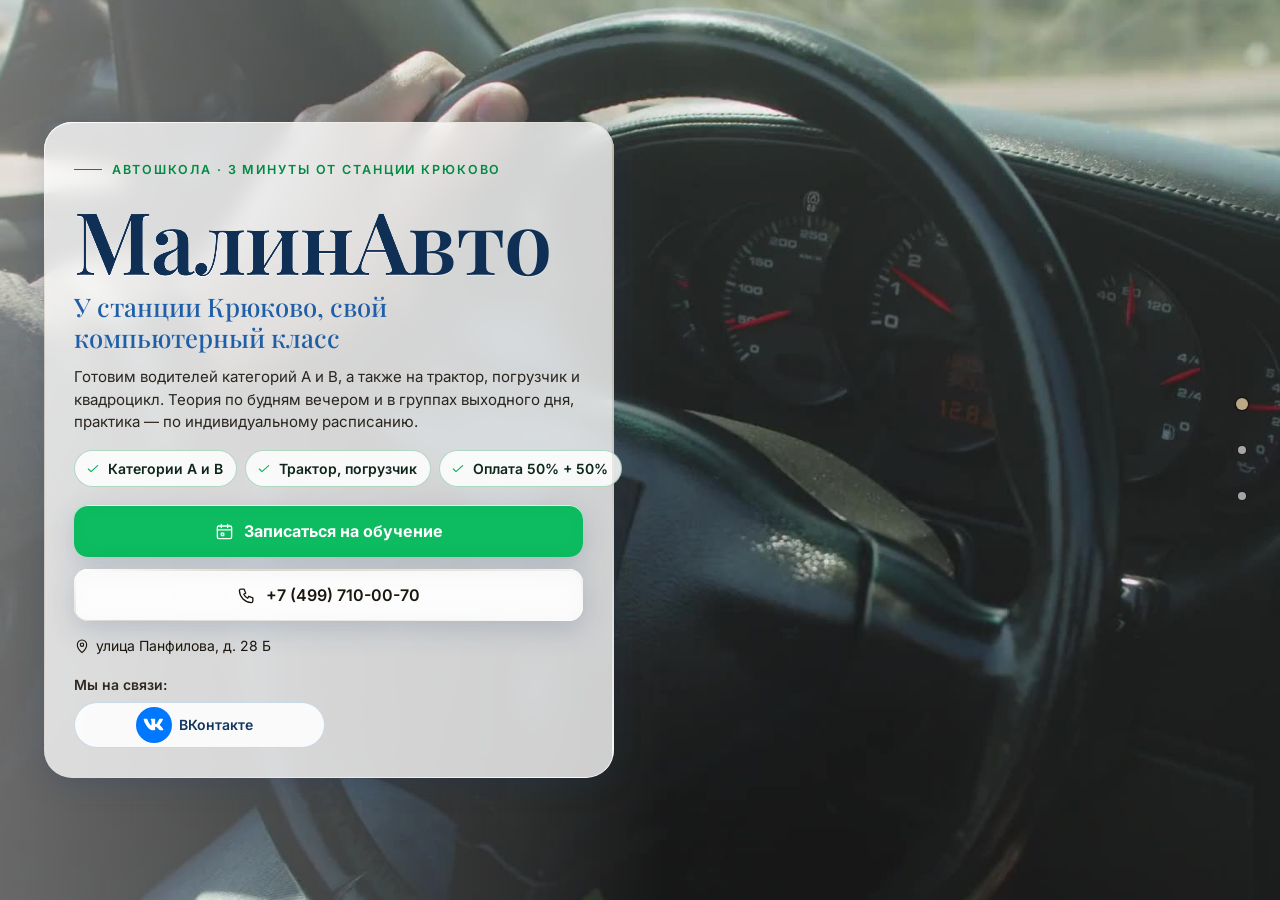
<file: index.html>
<!DOCTYPE html>
<html lang="ru" data-theme="light">
<head>
<meta charset="utf-8">
<meta name="viewport" content="width=device-width, initial-scale=1, viewport-fit=cover">
<title>АНО ДПО «МалинАвто» — автошкола в Зеленограде, категории А и В</title>
<meta name="description" content="Автошкола «МалинАвто» в Зеленограде, улица Панфилова, 28 Б, в 200 м от станции Крюково. Категории А и В, трактор, погрузчик, квадроцикл. Теория от 16 000 ₽. Телефон +7 (499) 710-00-70.">
<meta name="robots" content="noindex, nofollow, noarchive">
<meta name="geo.region" content="RU-SPE">
<meta name="geo.placename" content="Санкт-Петербург">
<meta name="geo.position" content="59.8944504;30.4585142">
<meta name="ICBM" content="59.8944504, 30.4585142">
<meta property="og:type" content="website">
<meta property="og:locale" content="ru_RU">
<meta property="og:site_name" content="АНО ДПО Автошкола «МалинАвто»">
<meta property="og:title" content="АНО ДПО «МалинАвто» — автошкола в Зеленограде, категории А и В">
<meta property="og:description" content="Автошкола «МалинАвто» в Зеленограде, улица Панфилова, 28 Б, в 200 м от станции Крюково. Категории А и В, трактор, погрузчик, квадроцикл. Теория от 16 000 ₽. Телефон +7 (499) 710-00-70.">
<meta name="twitter:card" content="summary_large_image">
<meta name="twitter:title" content="АНО ДПО «МалинАвто» — автошкола в Зеленограде, категории А и В">
<meta name="twitter:description" content="Автошкола «МалинАвто» в Зеленограде, улица Панфилова, 28 Б, в 200 м от станции Крюково. Категории А и В, трактор, погрузчик, квадроцикл. Теория от 16 000 ₽. Телефон +7 (499) 710-00-70.">
<meta name="theme-color" content="#f0fef7">
<link rel="icon" href="data:image/svg+xml,%3Csvg%20xmlns%3D%22http%3A//www.w3.org/2000/svg%22%20viewBox%3D%220%200%2064%2064%22%3E%3Crect%20width%3D%2264%22%20height%3D%2264%22%20rx%3D%2214%22%20fill%3D%22%231f5fa8%22/%3E%3Ccircle%20cx%3D%2232%22%20cy%3D%2232%22%20r%3D%2217%22%20fill%3D%22none%22%20stroke%3D%22%23fff%22%20stroke-width%3D%225%22/%3E%3Ccircle%20cx%3D%2232%22%20cy%3D%2232%22%20r%3D%225%22%20fill%3D%22%23ffc54d%22/%3E%3C/svg%3E">
<script>document.documentElement.classList.add('js');try{var _i=parseInt(localStorage.getItem('nb_fs2'),10),_f=[1,1.15,1.3,1.5][_i];if(_f)document.documentElement.style.setProperty('--fs',_f)}catch(e){}</script>
<style id="hero-timing">:root{--hero-d:1.2s}</style>
<link rel="preload" as="image" href="img/hero-poster.jpg" fetchpriority="high">
<!-- шрифты лежат внутри сайта: Google Fonts у российской аудитории режется -->
<style>
@font-face{font-family:'Inter';font-style:normal;font-weight:400;font-display:swap;src:url(assets/fonts/inter-400-cyrillic-ext.woff2) format('woff2');unicode-range:U+0460-052F, U+1C80-1C8A, U+20B4, U+2DE0-2DFF, U+A640-A69F, U+FE2E-FE2F}
@font-face{font-family:'Inter';font-style:normal;font-weight:400;font-display:swap;src:url(assets/fonts/inter-400-cyrillic.woff2) format('woff2');unicode-range:U+0301, U+0400-045F, U+0490-0491, U+04B0-04B1, U+2116}
@font-face{font-family:'Inter';font-style:normal;font-weight:400;font-display:swap;src:url(assets/fonts/inter-400-latin-ext.woff2) format('woff2');unicode-range:U+0100-02BA, U+02BD-02C5, U+02C7-02CC, U+02CE-02D7, U+02DD-02FF, U+0304, U+0308, U+0329, U+1D00-1DBF, U+1E00-1E9F, U+1EF2-1EFF, U+2020, U+20A0-20AB, U+20AD-20C0, U+2113, U+2C60-2C7F, U+A720-A7FF}
@font-face{font-family:'Inter';font-style:normal;font-weight:400;font-display:swap;src:url(assets/fonts/inter-400-latin.woff2) format('woff2');unicode-range:U+0000-00FF, U+0131, U+0152-0153, U+02BB-02BC, U+02C6, U+02DA, U+02DC, U+0304, U+0308, U+0329, U+2000-206F, U+20AC, U+2122, U+2191, U+2193, U+2212, U+2215, U+FEFF, U+FFFD}
@font-face{font-family:'Inter';font-style:normal;font-weight:500;font-display:swap;src:url(assets/fonts/inter-500-cyrillic-ext.woff2) format('woff2');unicode-range:U+0460-052F, U+1C80-1C8A, U+20B4, U+2DE0-2DFF, U+A640-A69F, U+FE2E-FE2F}
@font-face{font-family:'Inter';font-style:normal;font-weight:500;font-display:swap;src:url(assets/fonts/inter-500-cyrillic.woff2) format('woff2');unicode-range:U+0301, U+0400-045F, U+0490-0491, U+04B0-04B1, U+2116}
@font-face{font-family:'Inter';font-style:normal;font-weight:500;font-display:swap;src:url(assets/fonts/inter-500-latin-ext.woff2) format('woff2');unicode-range:U+0100-02BA, U+02BD-02C5, U+02C7-02CC, U+02CE-02D7, U+02DD-02FF, U+0304, U+0308, U+0329, U+1D00-1DBF, U+1E00-1E9F, U+1EF2-1EFF, U+2020, U+20A0-20AB, U+20AD-20C0, U+2113, U+2C60-2C7F, U+A720-A7FF}
@font-face{font-family:'Inter';font-style:normal;font-weight:500;font-display:swap;src:url(assets/fonts/inter-500-latin.woff2) format('woff2');unicode-range:U+0000-00FF, U+0131, U+0152-0153, U+02BB-02BC, U+02C6, U+02DA, U+02DC, U+0304, U+0308, U+0329, U+2000-206F, U+20AC, U+2122, U+2191, U+2193, U+2212, U+2215, U+FEFF, U+FFFD}
@font-face{font-family:'Inter';font-style:normal;font-weight:600;font-display:swap;src:url(assets/fonts/inter-600-cyrillic-ext.woff2) format('woff2');unicode-range:U+0460-052F, U+1C80-1C8A, U+20B4, U+2DE0-2DFF, U+A640-A69F, U+FE2E-FE2F}
@font-face{font-family:'Inter';font-style:normal;font-weight:600;font-display:swap;src:url(assets/fonts/inter-600-cyrillic.woff2) format('woff2');unicode-range:U+0301, U+0400-045F, U+0490-0491, U+04B0-04B1, U+2116}
@font-face{font-family:'Inter';font-style:normal;font-weight:600;font-display:swap;src:url(assets/fonts/inter-600-latin-ext.woff2) format('woff2');unicode-range:U+0100-02BA, U+02BD-02C5, U+02C7-02CC, U+02CE-02D7, U+02DD-02FF, U+0304, U+0308, U+0329, U+1D00-1DBF, U+1E00-1E9F, U+1EF2-1EFF, U+2020, U+20A0-20AB, U+20AD-20C0, U+2113, U+2C60-2C7F, U+A720-A7FF}
@font-face{font-family:'Inter';font-style:normal;font-weight:600;font-display:swap;src:url(assets/fonts/inter-600-latin.woff2) format('woff2');unicode-range:U+0000-00FF, U+0131, U+0152-0153, U+02BB-02BC, U+02C6, U+02DA, U+02DC, U+0304, U+0308, U+0329, U+2000-206F, U+20AC, U+2122, U+2191, U+2193, U+2212, U+2215, U+FEFF, U+FFFD}
@font-face{font-family:'Inter';font-style:normal;font-weight:700;font-display:swap;src:url(assets/fonts/inter-700-cyrillic-ext.woff2) format('woff2');unicode-range:U+0460-052F, U+1C80-1C8A, U+20B4, U+2DE0-2DFF, U+A640-A69F, U+FE2E-FE2F}
@font-face{font-family:'Inter';font-style:normal;font-weight:700;font-display:swap;src:url(assets/fonts/inter-700-cyrillic.woff2) format('woff2');unicode-range:U+0301, U+0400-045F, U+0490-0491, U+04B0-04B1, U+2116}
@font-face{font-family:'Inter';font-style:normal;font-weight:700;font-display:swap;src:url(assets/fonts/inter-700-latin-ext.woff2) format('woff2');unicode-range:U+0100-02BA, U+02BD-02C5, U+02C7-02CC, U+02CE-02D7, U+02DD-02FF, U+0304, U+0308, U+0329, U+1D00-1DBF, U+1E00-1E9F, U+1EF2-1EFF, U+2020, U+20A0-20AB, U+20AD-20C0, U+2113, U+2C60-2C7F, U+A720-A7FF}
@font-face{font-family:'Inter';font-style:normal;font-weight:700;font-display:swap;src:url(assets/fonts/inter-700-latin.woff2) format('woff2');unicode-range:U+0000-00FF, U+0131, U+0152-0153, U+02BB-02BC, U+02C6, U+02DA, U+02DC, U+0304, U+0308, U+0329, U+2000-206F, U+20AC, U+2122, U+2191, U+2193, U+2212, U+2215, U+FEFF, U+FFFD}
@font-face{font-family:'Playfair Display';font-style:normal;font-weight:500;font-display:swap;src:url(assets/fonts/playfair-display-500-cyrillic.woff2) format('woff2');unicode-range:U+0301, U+0400-045F, U+0490-0491, U+04B0-04B1, U+2116}
@font-face{font-family:'Playfair Display';font-style:normal;font-weight:500;font-display:swap;src:url(assets/fonts/playfair-display-500-latin-ext.woff2) format('woff2');unicode-range:U+0100-02BA, U+02BD-02C5, U+02C7-02CC, U+02CE-02D7, U+02DD-02FF, U+0304, U+0308, U+0329, U+1D00-1DBF, U+1E00-1E9F, U+1EF2-1EFF, U+2020, U+20A0-20AB, U+20AD-20C0, U+2113, U+2C60-2C7F, U+A720-A7FF}
@font-face{font-family:'Playfair Display';font-style:normal;font-weight:500;font-display:swap;src:url(assets/fonts/playfair-display-500-latin.woff2) format('woff2');unicode-range:U+0000-00FF, U+0131, U+0152-0153, U+02BB-02BC, U+02C6, U+02DA, U+02DC, U+0304, U+0308, U+0329, U+2000-206F, U+20AC, U+2122, U+2191, U+2193, U+2212, U+2215, U+FEFF, U+FFFD}
@font-face{font-family:'Playfair Display';font-style:normal;font-weight:600;font-display:swap;src:url(assets/fonts/playfair-display-600-cyrillic.woff2) format('woff2');unicode-range:U+0301, U+0400-045F, U+0490-0491, U+04B0-04B1, U+2116}
@font-face{font-family:'Playfair Display';font-style:normal;font-weight:600;font-display:swap;src:url(assets/fonts/playfair-display-600-latin-ext.woff2) format('woff2');unicode-range:U+0100-02BA, U+02BD-02C5, U+02C7-02CC, U+02CE-02D7, U+02DD-02FF, U+0304, U+0308, U+0329, U+1D00-1DBF, U+1E00-1E9F, U+1EF2-1EFF, U+2020, U+20A0-20AB, U+20AD-20C0, U+2113, U+2C60-2C7F, U+A720-A7FF}
@font-face{font-family:'Playfair Display';font-style:normal;font-weight:600;font-display:swap;src:url(assets/fonts/playfair-display-600-latin.woff2) format('woff2');unicode-range:U+0000-00FF, U+0131, U+0152-0153, U+02BB-02BC, U+02C6, U+02DA, U+02DC, U+0304, U+0308, U+0329, U+2000-206F, U+20AC, U+2122, U+2191, U+2193, U+2212, U+2215, U+FEFF, U+FFFD}
/* ===== Notary site — generator stylesheet (light warm base, dark theme by toggle) ===== */
:root{
  --p100:#665230; --p90:#97825e; --p80:#bba887; --p70:#c2b9a9; --p50:#dad5ce; --p40:#e0dedb;
  --p30:#eeece9; --p20:#f1f1f0; --p10:#f8f8f8; --n100:#0e0f11; --n90:#3c404b; --n10:#fff;

  --bg:var(--p10); --bg2:var(--p20); --bg3:var(--p30); --card:var(--n10); --text:var(--n100); --muted:var(--n90);
  --line:var(--p50); --line2:var(--p40); --accent:var(--p90); --accent-d:var(--p100); --accent-l:var(--p80); --accent-soft:var(--p30);
  --on-accent:#fff; --shadow:0 1px 10px rgba(51,51,51,.10); --shadow-lg:0 12px 40px rgba(30,24,10,.14);
  --hero-ov1:rgba(14,15,17,.72); --hero-ov2:rgba(14,15,17,.30); --sec-ov:rgba(248,248,248,.72);
  --ok:#2e8b57; --bad:#b4453b;
  /* те же цвета составляющими: rgba() понимают все браузеры, color-mix() — нет */
  --bg-rgb:248,248,248; --card-rgb:255,255,255; --accent-rgb:151,130,94; --ok-rgb:46,139,87;

  --zc:var(--fs); --fs:1; --vwu:calc(1vw / var(--fs)); --vhu:calc(1vh / var(--fs));   /* масштаб текста (А−/А+) и «честные» vw/vh под ним */
  --hdr-h:68px; --bar-h:70px; --vh:calc(100*var(--vhu)); --gap:24px; --radius:14px; --radius-s:10px;
  --font:"Inter",Tahoma,Arial,sans-serif; --serif:"Playfair Display",Georgia,"Times New Roman",serif;
  --ease:cubic-bezier(.65,.05,.36,1); --speed:520ms;
}
html[data-theme="dark"]{
  --bg:#17150f; --bg2:#1d1a13; --bg3:#252117; --card:#221e15; --text:#f1ebdf; --muted:#b9ae98;
  --line:#3a3325; --line2:#2f2a1e; --accent:#c9b17f; --accent-d:#e0cf9f; --accent-l:#8d7b58; --accent-soft:#2a251a;
  --on-accent:#17150f; --shadow:0 1px 12px rgba(0,0,0,.45); --shadow-lg:0 14px 40px rgba(0,0,0,.55);
  --hero-ov1:rgba(10,9,6,.80); --hero-ov2:rgba(10,9,6,.40); --sec-ov:rgba(16,15,12,.76);
  --bg-rgb:23,21,15; --card-rgb:34,30,21; --accent-rgb:201,177,127;
}

*,*::before,*::after{box-sizing:border-box}
/* А−/А+: весь сайт — шапка, плашки, меню, формы, окна — растёт пропорционально, как при увеличении масштаба в браузере */
html{-webkit-text-size-adjust:100%;scroll-behavior:auto;zoom:var(--fs,1)}
html,body{height:100%;margin:0;overflow:hidden;background:var(--bg);color:var(--text);
  font-family:var(--font);font-size:16px;line-height:1.55;-webkit-font-smoothing:antialiased}
body{overscroll-behavior:none;position:relative}
a{color:inherit;text-decoration:none}
img{display:block;max-width:100%}
button{font:inherit;color:inherit;background:none;border:0;padding:0;cursor:pointer}
input,select,textarea{font:inherit;color:inherit}
h1,h2,h3,h4,p{margin:0}
ul{margin:0;padding:0;list-style:none}
svg{display:block}
.ico{width:22px;height:22px;stroke:currentColor;fill:none;stroke-width:1.7;stroke-linecap:round;stroke-linejoin:round;flex:none}
.vh{position:absolute!important;width:1px;height:1px;overflow:hidden;clip:rect(0 0 0 0);white-space:nowrap}

/* ---------- typography helpers ---------- */
.kicker{display:inline-flex;align-items:center;gap:10px;font-size:13px;font-weight:600;letter-spacing:.14em;text-transform:uppercase;color:var(--accent)}
.kicker::before{content:"";width:28px;height:1px;background:var(--accent)}
.h2{font-size:clamp(26px,calc(3.2*var(--vwu,1vw)),40px);font-weight:600;letter-spacing:-.02em;line-height:1.12;margin-top:10px}
.lead{color:var(--muted);font-size:17px;max-width:640px;margin-top:12px}
.sec-head{margin-bottom:28px}
#contacts .sec-head{margin-bottom:18px}

/* ---------- buttons ---------- */
.btn{display:inline-flex;align-items:center;justify-content:center;gap:10px;min-height:48px;padding:0 22px;border-radius:999px;
  font-weight:600;font-size:15px;line-height:1;border:1.5px solid transparent;transition:background .25s,color .25s,border-color .25s,transform .2s,box-shadow .25s;white-space:nowrap}
.btn:active{transform:translateY(1px)}
.btn-primary{background:var(--accent-d);color:var(--on-accent);border-color:var(--accent-d)}
.btn-primary:hover{background:var(--accent);border-color:var(--accent);color:#fff}
html[data-theme="dark"] .btn-primary:hover{color:#17150f}
.btn-ghost{border-color:var(--line);color:var(--text);background:var(--card)}
.btn-ghost:hover{border-color:var(--accent);color:var(--accent-d)}
.btn-light{background:rgba(255,255,255,.14);color:#fff;border-color:rgba(255,255,255,.55);backdrop-filter:blur(6px)}
.btn-light:hover{background:#fff;color:var(--n100)}
.btn-white{background:#fff;color:var(--n100);border-color:#fff}
.btn-white:hover{background:var(--p30);border-color:var(--p30)}
.btn .ico{width:18px;height:18px}
.btn-sm{min-height:44px;padding:0 16px;font-size:14px}

/* ---------- header ---------- */
.hdr{position:fixed;top:0;left:0;right:0;height:var(--hdr-h);z-index:200;display:flex;align-items:center;
  zoom:calc(1 / var(--zc,1)); --vwu:1vw; --vhu:1vh;   /* А−/А+ шапку не трогают: она всегда как при 100 % (страница в zoom, шапка — встречный zoom) */
  background:rgba(var(--bg-rgb),.88);backdrop-filter:blur(12px);-webkit-backdrop-filter:blur(12px);
  border-bottom:1px solid var(--line2);transition:background .3s}
.hdr-in{width:100%;max-width:1280px;margin:0 auto;padding:0 28px;display:flex;align-items:center;gap:24px}
.brand{display:flex;align-items:center;gap:12px;min-width:0;min-height:44px}
.mono-img{object-fit:contain;background:#fff;padding:2px;box-sizing:border-box}
.mono{width:42px;height:42px;border-radius:12px;background:var(--accent-d);color:var(--on-accent);display:grid;place-items:center;
  font-family:var(--serif);font-size:20px;font-weight:600;flex:none;letter-spacing:.02em}
.brand-t{display:flex;flex-direction:column;line-height:1.15;min-width:0}
.brand-n{font-weight:600;font-size:15px;white-space:nowrap;overflow:hidden;text-overflow:ellipsis}
.brand-s{font-size:13px;color:var(--muted);white-space:nowrap;overflow:hidden;text-overflow:ellipsis}
.nav{display:flex;align-items:center;gap:4px;margin-left:auto}
.nav > li{position:relative}
.nav-a{display:inline-flex;align-items:center;gap:6px;min-height:44px;padding:10px 12px;border-radius:8px;font-size:14px;font-weight:500;color:var(--text);opacity:.8;transition:opacity .2s,background .2s}
.nav-a:hover,.nav-a.cur,.nav > li.open > .nav-a{opacity:1;background:var(--bg3)}
.nav-a .chev{width:14px;height:14px;transition:transform .25s}
.nav > li.open > .nav-a .chev{transform:rotate(180deg)}
.hdr-tools{display:flex;align-items:center;gap:6px;margin-left:8px}
.tool{width:44px;height:44px;border-radius:10px;display:grid;place-items:center;color:var(--text);opacity:.8;transition:background .2s,opacity .2s}
.tool:hover{background:var(--bg3);opacity:1}
.tool .ico{width:20px;height:20px}
.tool-lang{width:auto;padding:0 10px;gap:6px;font-size:13px;font-weight:600;letter-spacing:.04em;display:flex;align-items:center}
.lang-wrap{position:relative}
.lang-dd{position:absolute;right:0;top:calc(100% + 8px);background:var(--card);border:1px solid var(--line);border-radius:12px;box-shadow:var(--shadow-lg);
  padding:6px;min-width:190px;display:none;z-index:210}
.lang-wrap.open .lang-dd{display:block}
.lang-dd button,.lang-dd a{display:flex;width:100%;align-items:center;gap:10px;min-height:44px;padding:9px 12px;border-radius:8px;font-size:14px;text-align:left}
.lang-dd button:hover,.lang-dd a:hover{background:var(--bg3)}
.lang-dd button.cur,.lang-dd a.cur{color:var(--accent-d);font-weight:600}
.lang-dd b{font-size:13px;letter-spacing:.08em;width:26px;color:var(--muted)}
.hdr-book{margin-left:4px}
.burger{display:none}
.moon,.sun{display:none}
html[data-theme="dark"] .sun{display:block}
html:not([data-theme="dark"]) .moon{display:block}

/* mega menu */
.mega{position:absolute;left:50%;top:calc(100% + 10px);transform:translateX(-50%);width:min(980px,calc(calc(100*var(--vwu,1vw)) - 40px));
  background:var(--card);border:1px solid var(--line);border-radius:16px;box-shadow:var(--shadow-lg);padding:20px;display:none;z-index:210}
.nav > li.open > .mega{display:block}
.mega-head{display:flex;justify-content:space-between;align-items:baseline;gap:16px;padding:0 6px 14px;border-bottom:1px solid var(--line2);margin-bottom:12px}
.mega-head b{font-size:14px}
.mega-head span{font-size:13px;color:var(--muted)}
.mega-grid{display:grid;grid-template-columns:repeat(2,1fr);gap:4px}
.mega-it{display:flex;gap:12px;align-items:flex-start;padding:10px 12px;border-radius:10px;text-align:left;width:100%;transition:background .2s}
.mega-it:hover{background:var(--bg3)}
.mega-it .cic{width:38px;height:38px;border-radius:10px;background:var(--accent-soft);color:var(--accent-d);display:grid;place-items:center;flex:none}
.mega-it .cic .ico{width:20px;height:20px}
.mega-it b{display:block;font-size:14px;font-weight:600}
.mega-it small{display:block;font-size:13px;color:var(--muted);line-height:1.35;margin-top:2px}
.mega-it em{font-style:normal;font-size:13px;color:var(--accent);margin-top:3px;display:block}

/* mobile menu */
.mmenu{position:fixed;top:calc(var(--hdr-h) / var(--zc,1));left:0;right:0;bottom:var(--bar-h);z-index:190;background:var(--bg);overflow-y:auto;padding:14px 18px 30px;display:none}
.mmenu.open{display:block}
.mmenu a,.mmenu .macc > button{display:flex;align-items:center;justify-content:space-between;width:100%;padding:14px 6px;border-bottom:1px solid var(--line2);font-size:17px;font-weight:500;text-align:left}
.mmenu .macc > button .chev{width:18px;height:18px;transition:transform .25s}
.mmenu .macc.open > button .chev{transform:rotate(180deg)}
.mmenu .macc-list{display:none;padding:4px 0 8px}
.mmenu .macc.open .macc-list{display:block}
.mmenu .macc-list button{display:flex;align-items:center;gap:12px;width:100%;padding:11px 8px;border-radius:10px;text-align:left;font-size:15px}
.mmenu .macc-list button:hover{background:var(--bg3)}
.mmenu .macc-list .cic{width:32px;height:32px;border-radius:8px;background:var(--accent-soft);color:var(--accent-d);display:grid;place-items:center;flex:none}
.mmenu .macc-list .cic .ico{width:17px;height:17px}
.mmenu-foot{display:flex;flex-wrap:wrap;gap:8px;margin-top:18px}
.mmenu-foot .btn{flex:1}

/* ---------- full-page scroller ---------- */
.fp{position:relative;width:100%;height:var(--vh);overflow:hidden}
.fp-track{will-change:transform;transition:transform var(--speed) var(--ease)}
.fp-track.no-anim{transition:none}
.sec{position:relative;height:var(--vh);width:100%;overflow:hidden}
.sec-scroll{height:100%;overflow-y:auto;overflow-x:hidden;display:flex;flex-direction:column;
  padding:calc(var(--hdr-h) / var(--zc,1) + 20px) 28px calc(var(--bar-h) + 96px);-webkit-overflow-scrolling:touch;scrollbar-width:thin;scrollbar-color:var(--line) transparent}
.wrap{margin:auto;width:100%;max-width:1180px}
.sec-alt{background:var(--bg2)}

/* reveal animation */
.rv{opacity:0;transform:translateY(18px);transition:opacity .7s ease,transform .7s ease;transition-delay:calc(var(--i,0) * 90ms)}
.sec.active .rv{opacity:1;transform:none}

/* side dots */
.dots{position:fixed;right:16px;top:50%;transform:translateY(-50%);z-index:150;display:flex;flex-direction:column;gap:2px}
.dots button{position:relative;width:44px;height:44px;display:grid;place-items:center}
.dots button::after{content:"";width:8px;height:8px;border-radius:50%;background:var(--muted);opacity:.45;transition:transform .25s,opacity .25s,background .25s}
.dots button:hover::after{opacity:.9}
.dots button.cur::after{background:var(--accent);opacity:1;transform:scale(1.5)}
.dots button span{position:absolute;right:32px;top:50%;transform:translateY(-50%) translateX(6px);background:var(--n100);color:#fff;font-size:13px;
  padding:5px 10px;border-radius:6px;white-space:nowrap;opacity:0;pointer-events:none;transition:opacity .2s,transform .2s}
.dots button:hover span{opacity:1;transform:translateY(-50%)}
.sec-hero ~ .dots{color:#fff}
body[data-sec="0"] .dots button::after{background:#fff}
body[data-sec="0"] .dots button.cur::after{background:var(--p80)}

.sec:not(.sec-hero) .sec-scroll{position:relative;z-index:1}

.status{display:inline-flex;align-items:center;gap:8px;padding:8px 14px 8px 10px;border-radius:999px;background:rgba(255,255,255,.12);border:1px solid rgba(255,255,255,.28);font-size:13px;backdrop-filter:blur(6px)}
.status i{width:9px;height:9px;border-radius:50%;background:#7bd389;box-shadow:0 0 0 3px rgba(123,211,137,.28)}
.status.closed i{background:#f08a7e;box-shadow:0 0 0 3px rgba(240,138,126,.28)}
.status.soon i{background:#f0c674;box-shadow:0 0 0 3px rgba(240,198,116,.28)}
.status span{opacity:.85}
.addr-link{display:inline-flex;align-items:center;gap:6px;border-bottom:1px solid currentColor;padding:13px 0 14px;margin:-13px 0 -14px;transition:color .2s}
.addr-link:hover{color:var(--accent)}
.addr-link .ico{width:16px;height:16px}

/* ---------- services ---------- */
.svc-grid{display:grid;grid-template-columns:repeat(5,1fr);gap:14px}
.svc{display:flex;flex-direction:column;align-items:flex-start;gap:10px;padding:18px 16px 16px;border-radius:var(--radius);background:var(--card);border:1px solid var(--line2);
  text-align:left;min-height:170px;transition:transform .25s,box-shadow .25s,border-color .25s;position:relative}
.svc:hover{transform:translateY(-3px);box-shadow:var(--shadow-lg);border-color:var(--accent-l)}
.svc .cic{width:44px;height:44px;border-radius:12px;background:var(--accent-soft);color:var(--accent-d);display:grid;place-items:center}
.svc b{font-size:15px;font-weight:600;line-height:1.3}
.svc small{font-size:13px;color:var(--muted);line-height:1.35}
.svc em{font-style:normal;font-size:13px;color:var(--accent);margin-top:auto;padding-top:6px;display:inline-flex;align-items:center;gap:4px}
.svc em .ico{width:12px;height:12px}

/* ---------- about ---------- */
.about{display:grid;grid-template-columns:1.15fr .85fr;gap:48px;align-items:start}
.about-txt p{color:var(--muted);margin-top:14px;font-size:16px}
.about-txt p:first-of-type{color:var(--text)}
.quote{margin-top:22px;padding:16px 20px;border-left:3px solid var(--accent);background:var(--card);border-radius:0 12px 12px 0;font-family:var(--serif);font-size:18px;line-height:1.45;color:var(--text)}
.creds{display:grid;gap:10px}
.cred{display:flex;gap:14px;align-items:center;padding:14px 16px;border-radius:12px;background:var(--card);border:1px solid var(--line2)}
.cred .cic{width:40px;height:40px;border-radius:10px;background:var(--accent-soft);color:var(--accent-d);display:grid;place-items:center;flex:none}
.cred .cic .ico{width:20px;height:20px}
.cred small{display:block;font-size:13px;color:var(--muted);text-transform:uppercase;letter-spacing:.06em}
.cred b{display:block;font-size:15px;font-weight:600;line-height:1.3}
.chips{display:flex;flex-wrap:wrap;gap:8px;margin-top:16px}
.chips li{padding:8px 14px;border-radius:999px;border:1px solid var(--accent-l);color:var(--accent-d);font-size:13.5px;font-weight:500;background:var(--card)}
.strong-lbl{margin-top:22px;font-size:13px;text-transform:uppercase;letter-spacing:.1em;color:var(--muted)}

/* ---------- how ---------- */
.steps{display:grid;grid-template-columns:repeat(5,1fr);gap:16px;position:relative;margin-top:14px}
.steps::before{content:"";position:absolute;left:8%;right:8%;top:30px;height:1px;background:var(--line)}
.step{position:relative;padding:0 8px}
.step-n{width:60px;height:60px;border-radius:50%;background:var(--card);border:1.5px solid var(--accent-l);color:var(--accent-d);display:grid;place-items:center;
  font-family:var(--serif);font-size:24px;font-weight:600;position:relative;z-index:1;transition:background .4s,color .4s}
.sec.active .step-n{animation:pop .6s var(--ease) both;animation-delay:calc(var(--i) * 140ms + 150ms)}
@keyframes pop{0%{transform:scale(.6);opacity:0}60%{transform:scale(1.08);opacity:1}100%{transform:scale(1)}}
.step b{display:block;margin-top:16px;font-size:17px;font-weight:600}
.step p{color:var(--muted);font-size:14.5px;margin-top:6px}

/* ---------- reviews ---------- */
.reviews{display:grid;grid-template-columns:300px 1fr;gap:28px;align-items:start}
.rsum{background:var(--card);border:1px solid var(--line2);border-radius:var(--radius);padding:26px 24px;text-align:center}
.rsum .big{font-family:var(--serif);font-size:64px;line-height:1;font-weight:500;color:var(--accent-d)}
.stars{display:inline-flex;gap:3px;--fill:100%}
.stars svg{width:20px;height:20px}
.stars .st{fill:var(--line);stroke:none}
.stars .st.on{fill:#e7b73b}
.stars .st.half{fill:url(#halfgrad)}
.rsum .stars{margin-top:8px}
.rsum p{color:var(--muted);font-size:13.5px;margin-top:10px;line-height:1.4}
.rsum .btn{margin-top:16px;width:100%}
.rsum .gis{display:block;margin:10px 0 -14px;padding:14px 0;font-size:13px;color:var(--accent-d);text-decoration:underline;text-underline-offset:3px}
.rgrid{display:grid;grid-template-columns:repeat(2,1fr);gap:14px}
.rev{background:var(--card);border:1px solid var(--line2);border-radius:var(--radius);padding:20px;display:flex;flex-direction:column;gap:10px}
.rev .stars svg{width:15px;height:15px}
.rev p{font-size:14.5px;line-height:1.5;flex:1}
.rev p::before{content:"“";font-family:var(--serif);color:var(--accent);font-size:22px;line-height:0;margin-right:4px;vertical-align:-6px}
.rev-meta{display:flex;flex-wrap:wrap;justify-content:space-between;gap:4px 10px;align-items:baseline;font-size:13px;color:var(--muted)}
.rev-meta b{color:var(--text);font-weight:600}
.rev-src{display:inline-flex;align-items:center;gap:5px;white-space:nowrap;margin-left:auto}
.rev-src i{width:6px;height:6px;border-radius:50%;background:var(--accent)}
.rev-sample{color:var(--muted);font-style:italic;opacity:.85}
.rev-real{color:var(--accent-d);font-weight:600}
.rev-real i{background:var(--ok)}
.rev-is-real{border-color:var(--accent-l)}
.demo-note{margin-top:14px;max-width:760px;font-size:13.5px;line-height:1.45;color:var(--muted);background:var(--accent-soft);
  border-left:3px solid var(--accent);border-radius:0 8px 8px 0;padding:8px 12px}
.rnote{margin-top:14px;font-size:13px;color:var(--muted)}

/* ---------- faq ---------- */
.faq{display:grid;grid-template-columns:1fr 1fr;gap:0 32px;align-items:start}
.faq-col{display:flex;flex-direction:column}
.fq{border-bottom:1px solid var(--line)}
.fq > button{display:flex;width:100%;align-items:center;justify-content:space-between;gap:16px;min-height:44px;padding:16px 4px;text-align:left;font-weight:600;font-size:15.5px;line-height:1.35}
.fq > button .pl{width:26px;height:26px;border-radius:50%;border:1px solid var(--line);display:grid;place-items:center;flex:none;color:var(--accent-d);transition:transform .3s,background .3s}
.fq > button .pl .ico{width:14px;height:14px}
.fq.open > button .pl{transform:rotate(45deg);background:var(--accent-soft)}
.fq-a{display:grid;grid-template-rows:0fr;transition:grid-template-rows .35s var(--ease)}
.fq.open .fq-a{grid-template-rows:1fr}
.fq-a > div{overflow:hidden}
.fq-a p{color:var(--muted);font-size:14.5px;padding:0 4px 16px;line-height:1.55}
.fq-a .faq-note{font-size:13px;color:var(--accent-d);padding-bottom:6px}
.fq-a .faq-note:empty{display:none}

/* ---------- contacts ---------- */
.contacts{display:grid;grid-template-columns:1fr 1.05fr 1fr;gap:18px;align-items:stretch}
.contacts .cbox{padding:16px 18px}
.cbox{background:var(--card);border:1px solid var(--line2);border-radius:var(--radius);padding:20px}
.cl{display:grid;gap:12px}
.cl li{display:flex;gap:12px;align-items:flex-start}
.cl .cic{width:36px;height:36px;border-radius:10px;background:var(--accent-soft);color:var(--accent-d);display:grid;place-items:center;flex:none}
.cl .cic .ico{width:18px;height:18px}
.cl small{display:block;font-size:13px;color:var(--muted);text-transform:uppercase;letter-spacing:.06em}
.cl b{display:block;font-weight:500;font-size:15px;line-height:1.4}
.cl a.tel,.cl a.mail{display:block;padding:14px 0;margin:-14px 0}
.cl a.tel:hover,.cl a.mail:hover{color:var(--accent-d)}
.hours-link{display:inline-block;font-size:13px;color:var(--accent-d);text-decoration:underline;text-underline-offset:3px;padding:14px 0;margin:-14px 0}
.cl .msgs{display:flex;gap:8px;margin-top:4px;flex-wrap:wrap}
.cl .msgs a{display:inline-flex;align-items:center;gap:6px;padding:6px 10px;border-radius:8px;border:1px solid var(--line);font-size:13px;min-height:44px}
.cl .msgs a .ico{width:16px;height:16px}
.mapbox{display:flex;flex-direction:column;gap:12px;padding:12px}
.map{flex:1;min-height:280px;border-radius:10px;overflow:hidden;border:1px solid var(--line);background:var(--bg3);position:relative}
.map iframe{width:100%;height:100%;border:0;position:absolute;inset:0}
.map-actions{display:flex;gap:8px;flex-wrap:wrap}
.map-actions .btn{flex:1;min-height:44px;font-size:14px;padding:0 12px}

/* form */
.form h3{font-size:19px;font-weight:600}
.form .fdesc{color:var(--muted);font-size:13.5px;margin-top:6px}
.fg{display:grid;gap:8px;margin-top:12px}
.f2{display:grid;grid-template-columns:1fr 1fr;gap:10px}
.fld{display:flex;flex-direction:column;gap:4px}
.fld label{font-size:13px;color:var(--muted);font-weight:500}
.fld input,.fld select,.fld textarea{width:100%;background:var(--bg);border:1px solid var(--line);border-radius:10px;padding:8px 12px;font-size:14px;transition:border-color .2s,box-shadow .2s;min-height:44px}
.fld textarea{min-height:48px;resize:vertical}
.fld input:focus,.fld select:focus,.fld textarea:focus{outline:0;border-color:var(--accent);box-shadow:0 0 0 3px rgba(var(--accent-rgb),.22)}
.fld.err input,.fld.err select{border-color:var(--bad)}
.ferr{font-size:13px;color:var(--bad);display:none}
.fld.err .ferr{display:block}
.fnote{font-size:13px;color:var(--muted);margin-top:8px;line-height:1.4}
.fok{display:none;margin-top:10px;padding:10px 12px;border-radius:10px;background:rgba(var(--ok-rgb),.12);color:var(--ok);font-size:13.5px}
.fok.show{display:block}

.foot{margin-top:18px;padding-top:12px;padding-left:250px;flex-wrap:nowrap;align-items:flex-start;border-top:1px solid var(--line2);display:flex;justify-content:space-between;gap:16px;flex-wrap:wrap;font-size:13px;color:var(--muted)}
.foot p{max-width:none}
.foot .fl{white-space:nowrap;flex:none}
.foot .fl a{margin-left:14px;padding:14px 0;margin-top:-14px;margin-bottom:-14px;display:inline-block;min-width:44px;text-align:center;text-decoration:underline;text-underline-offset:3px}

/* ---------- bottom bar ---------- */
.bar{position:fixed;inset:auto 0 0;z-index:300;background:var(--card);box-shadow:0 -1px 10px rgba(51,51,51,.1);border-top:1px solid var(--line2);
  padding:6px 0;padding-bottom:calc(6px + env(safe-area-inset-bottom,0px))}
.bar-in{display:flex;justify-content:space-around;align-items:center;max-width:1080px;margin:0 auto}
.bi{display:flex;flex-direction:column;align-items:center;gap:5px;padding:8px 24px;border-radius:10px;font-size:13.5px;line-height:1;color:var(--text);opacity:.65;
  transition:opacity .3s,background .3s,color .3s;flex:1;max-width:190px;min-width:0}
.bi span{white-space:nowrap;max-width:100%;overflow:hidden;text-overflow:ellipsis}
.bi .ico{width:24px;height:24px}
.bi:hover{opacity:1;background:var(--bg3)}
.bi.cur{opacity:1;color:var(--accent-d)}


/* ---------- modals ---------- */
.modal{position:fixed;inset:0;z-index:400;background:rgba(14,15,17,.62);display:none;align-items:center;justify-content:center;padding:20px}
.modal.open{display:flex}
.mbox{background:var(--card);color:var(--text);border-radius:18px;width:100%;max-width:560px;max-height:min(calc(86*var(--vhu,1vh)),860px);overflow:auto;padding:26px 26px 22px;position:relative;box-shadow:var(--shadow-lg);
  animation:mup .3s var(--ease)}
@keyframes mup{from{opacity:0;transform:translateY(16px) scale(.98)}to{opacity:1;transform:none}}
.mbox-lg{max-width:760px}
.mclose{position:absolute;top:12px;right:12px;width:44px;height:44px;border-radius:50%;display:grid;place-items:center;color:var(--muted)}
.mclose:hover{background:var(--bg3);color:var(--text)}
.mbox h3{font-size:22px;font-weight:600;padding-right:36px}
.mbox .msub{color:var(--muted);font-size:14px;margin-top:4px}
.hours-t{width:100%;border-collapse:collapse;margin-top:16px;font-size:15px}
.hours-t td{padding:9px 6px;border-bottom:1px solid var(--line2)}
.hours-t td:last-child{text-align:right;font-weight:500;white-space:nowrap}
.hours-t tr.today td{color:var(--accent-d);font-weight:600}
.hours-t tr.today td:first-child::after{content:" · " attr(data-today);font-weight:400;font-size:13px;color:var(--muted)}
.hours-t tr.off td:last-child{color:var(--muted);font-weight:400}
.mnote{margin-top:14px;padding:12px 14px;border-radius:10px;background:var(--bg2);font-size:13.5px;color:var(--muted)}
.mnote b{display:block;color:var(--text);margin-bottom:3px;font-size:13px}
.mcontacts{display:flex;flex-wrap:wrap;gap:8px;margin-top:14px}
.mcontacts a{display:inline-flex;align-items:center;gap:7px;min-height:44px;padding:9px 13px;border-radius:10px;border:1px solid var(--line);font-size:13.5px}
.mcontacts a .ico{width:16px;height:16px}
.mcontacts a:hover{border-color:var(--accent)}
/* способы записи: позвонить, написать на почту, заказать обратный звонок */
.bk-opts{display:grid;gap:10px;margin-top:14px}
.bk-opt{display:flex;align-items:center;gap:14px;min-height:60px;padding:10px 16px;border-radius:14px;border:1px solid var(--line);background:var(--bg3);color:var(--text);font-size:16px;font-weight:600;text-align:left;text-decoration:none;transition:border-color .2s,background .2s}
.bk-opt:hover{border-color:var(--accent);background:var(--accent-soft)}
.bk-opt .ico{width:24px;height:24px;color:var(--accent-d);flex:none}
.bk-opt small{display:block;font-weight:400;font-size:13px;color:var(--muted);margin-top:1px}
.mbox-book{max-width:440px}
/* оплата значками, подпись у общего телефона */
.pay-pills{display:flex;flex-wrap:wrap;gap:6px;margin-top:5px}
.pay-pill{display:inline-flex;align-items:center;gap:6px;padding:4px 11px 4px 9px;border-radius:999px;border:1px solid var(--line);background:var(--bg3);font-size:13px;font-weight:600;line-height:1.3;white-space:nowrap}
.pay-pill .ico{width:15px;height:15px;color:var(--accent-d)}
.pay-pill.pay-logo{background:#fff;border-color:rgba(0,0,0,.12);padding:3px 11px;min-height:28px}
.pay-pill.pay-logo img{display:block;height:17px;width:auto}
.pay-pill.pay-logo img[src$="sbp.svg"]{height:20px}

.brand-t{display:flex;flex-direction:column;justify-content:center;gap:2px;line-height:1.1;min-width:0}
.brand-s{display:block;font-size:10.5px;font-weight:600;letter-spacing:.16em;text-transform:uppercase;color:var(--muted);white-space:nowrap;overflow:visible;text-overflow:clip}
.brand-n{font-size:16px;font-weight:600;white-space:nowrap;overflow:visible;text-overflow:clip}
.nav-a{white-space:nowrap}
#navServices{position:static}
.mega{max-height:calc(calc(100*var(--vhu,1vh)) - var(--hdr-h) - 24px);overflow-y:auto;top:calc(100% + 6px);width:min(980px,calc(calc(100*var(--vwu,1vw)) - 32px))}
@media screen and (max-width:760px){.mega-grid{grid-template-columns:1fr}}
@media screen and (max-width:479px){.brand-t{display:flex}.brand-s{font-size:9px;letter-spacing:.14em}.brand-n{font-size:12.5px;white-space:normal;line-height:1.12}}
.bk-inline{grid-template-columns:repeat(3,1fr);gap:8px}
.bk-inline .bk-opt{flex-direction:column;justify-content:center;gap:5px;min-height:76px;padding:9px 6px;font-size:13.5px;text-align:center;line-height:1.2}
.bk-inline .bk-opt .ico{width:22px;height:22px}
.bk-inline .bk-opt small{display:none}
/* services modal */
.svc-list{margin-top:16px;display:grid;grid-template-columns:1fr 1fr;gap:6px}
.svc-list button{display:flex;gap:10px;align-items:center;width:100%;min-height:44px;text-align:left;padding:10px 12px;border-radius:10px;font-size:14px;line-height:1.35;border:1px solid var(--line2);background:var(--bg)}
.svc-list button:hover{border-color:var(--accent);background:var(--accent-soft)}
.svc-list button .ico{width:16px;height:16px;color:var(--accent);margin-top:2px}
.mhint{font-size:13px;color:var(--muted);margin-top:12px}
.mhead{display:flex;gap:14px;align-items:center;padding-right:36px}
.mhead .cic{width:48px;height:48px;border-radius:12px;background:var(--accent-soft);color:var(--accent-d);display:grid;place-items:center;flex:none}

/* ---------- responsive ---------- */
@media (max-width:1200px){
  .svc-grid{grid-template-columns:repeat(5,1fr)}
  .svc{min-height:160px;padding:14px}
  .svc small{display:none}
}
@media screen and (max-width:991px){
  :root{--hdr-h:62px}
  .nav,.hdr-book{display:none}
  .burger{display:grid}
  .hdr-in{padding:0 18px;gap:12px}
}
@media (max-width:991px){
  :root{--bar-h:64px}
  .sec-scroll{padding:calc(var(--hdr-h) / var(--zc,1) + 16px) 22px calc(var(--bar-h) + 96px)}
  .dots{right:8px;gap:8px}
  .dots button span{display:none}
  .svc-grid{grid-template-columns:repeat(3,1fr);gap:10px}
  .svc{min-height:0}
  .about{grid-template-columns:1fr;gap:22px}
  .steps{grid-template-columns:repeat(5,1fr);gap:10px}
  .step-n{width:48px;height:48px;font-size:20px}
  .step b{font-size:15px}.step p{font-size:13px}
  .reviews{grid-template-columns:1fr;gap:16px}
  .rsum{display:flex;align-items:center;gap:18px;text-align:left;padding:16px 18px}
  .rsum .big{font-size:44px}.rsum .stars{margin:0}.rsum p{margin:0;flex:1}.rsum .btn{margin:0;width:auto}.rsum .gis{display:none}
  .faq{grid-template-columns:1fr;gap:0}
  .contacts{grid-template-columns:1fr 1fr}
  .foot{padding-left:0}
  .contacts .form{grid-column:1 / -1}
  .map{min-height:240px}
  .bi{padding:10px 12px;font-size:13px}
}
@media (max-width:767px){
  :root{--bar-h:62px}
  .h2{font-size:26px}
  .lead{font-size:15px}
  .sec-head{margin-bottom:18px}
  .sec-scroll{padding-left:16px;padding-right:16px}
  .svc-grid{grid-template-columns:repeat(2,1fr);gap:10px}
  .svc{padding:12px;gap:8px}
  .svc .cic{width:36px;height:36px}
  .svc b{font-size:13.5px}
  .svc em{display:none}
  .steps{grid-template-columns:1fr;gap:12px}
  .steps::before{left:24px;right:auto;top:10px;bottom:10px;height:auto;width:1px}
  .step{display:grid;grid-template-columns:48px 1fr;gap:14px;align-items:start;padding:0}
  .step-n{grid-row:1 / span 2}
  .step b{margin-top:10px;grid-column:2}
  .step p{grid-column:2;margin-top:2px}
  .rgrid{display:flex;overflow-x:auto;gap:12px;scroll-snap-type:x mandatory;padding-bottom:8px;margin:0 -16px;padding-left:16px;padding-right:16px;scrollbar-width:none}
  .rgrid::-webkit-scrollbar{display:none}
  .rev{flex:0 0 82%;scroll-snap-align:start}
  .rsum{flex-wrap:wrap;gap:12px}
  .rsum p{flex-basis:100%}
  .contacts{grid-template-columns:1fr;gap:14px}
  .contacts .form{grid-column:auto}
  .cbox{padding:16px}
  .map{min-height:220px}
  .f2{grid-template-columns:1fr}
  .foot{flex-direction:column;gap:8px;padding-left:0}
  .bi{padding:8px 4px;font-size:13px;gap:4px}
  .bi .ico{width:22px;height:22px}
  .sec-scroll{padding-bottom:calc(var(--bar-h) + 66px)}
  .mmenu{padding-bottom:80px}
  .demo-note{font-size:13px;padding:7px 10px}
  .mbox{padding:22px 18px 18px;border-radius:16px}
  .svc-list{grid-template-columns:1fr}
  .dots{right:6px;gap:0}
  .dots button{width:44px;height:44px}
  .dots button::after{width:6px;height:6px}
}
@media screen and (max-width:479px){
  :root{--hdr-h:58px}
  .mono{width:36px;height:36px;font-size:17px;border-radius:10px}
  .brand-n{font-size:14px}
  /* тапы в шапке доведены до 44px (см. .tool ниже) — на самой узкой ширине
     текстовому названию рядом с логотипом уже не хватает места без обрезки,
     поэтому в шапке оставляем только логотип-ссылку */
  .tool{width:44px;height:44px}
  .tool-lang{padding:0 8px;width:auto}
  .tool-lang .ico{display:none}
}
@media (max-width:479px){
  :root{--bar-h:60px}
  .svc{padding:11px 10px}
  .svc b{font-size:13px}
  .bi{padding:6px 2px;font-size:13px;gap:4px;width:100%;max-width:none;letter-spacing:-.01em}
  .bi .ico{width:20px;height:20px}
  .bar{padding:5px 0}
  .cl b{font-size:14px}
}
@media (max-height:640px) and (min-width:768px){
  .svc{min-height:0}
}
@media (prefers-reduced-motion:reduce){
  .fp-track{transition-duration:0s}
  .rv{transition:none;opacity:1;transform:none}
}


/* пометка «демонстрационный проект» в подвале */
.foot-demo{margin-top:.5em;font-size:13px;line-height:1.45;opacity:.62}
.foot-demo a{padding:14px 0;margin:-14px 0;display:inline-block;min-width:44px;text-decoration:underline}

/* --- материалы конторы (перенесённый контент клиента) --- */
.info-links{display:flex;flex-wrap:wrap;gap:10px;justify-content:center;margin-top:26px}
.info-links .ilink{display:inline-flex;align-items:center;gap:8px;min-height:44px;padding:9px 16px;border-radius:999px;border:1px solid var(--line);background:var(--card);color:var(--text);font:inherit;font-size:14px;cursor:pointer;transition:background .2s,border-color .2s}
.info-links .ilink:hover{border-color:var(--accent-d);background:var(--bg-alt)}
.info-tabs{display:flex;flex-wrap:wrap;gap:8px;margin:14px 0 4px}
.info-tabs button{min-height:44px;padding:7px 13px;border-radius:999px;border:1px solid var(--line);background:transparent;color:var(--text);font:inherit;font-size:13px;cursor:pointer}
.info-tabs button[aria-selected="true"]{background:var(--accent-d);border-color:var(--accent-d);color:#fff}
.info-body{max-height:min(calc(56*var(--vhu,1vh)),520px);overflow:auto;margin-top:10px;padding-right:4px}
.info-note{font-size:13px;opacity:.7;margin:6px 0 10px}
.info-i{border-bottom:1px solid var(--line)}
.info-i > button{width:100%;display:flex;justify-content:space-between;align-items:center;gap:12px;padding:13px 2px;background:none;border:0;color:inherit;font:inherit;font-weight:600;text-align:left;cursor:pointer}
.info-i > button .pl{width:26px;height:26px;border-radius:50%;border:1px solid var(--line);display:grid;place-items:center;flex:none;color:var(--accent-d);transition:transform .3s,background .3s}
.info-i > button .pl .ico{width:14px;height:14px}
.info-i.open > button .pl{transform:rotate(45deg);background:var(--accent-soft)}
.info-i > div{display:none;padding:0 2px 14px;font-size:15px;line-height:1.62}
.info-i.open > div{display:block}
.info-i p{margin:0 0 10px}
.info-i h4{margin:14px 0 6px;font-size:15px}
.info-i ul{margin:0 0 10px;padding-left:20px}
.info-i li{margin:0 0 5px}
.info-i table{width:100%;border-collapse:collapse;margin:0 0 12px;font-size:14px}
.info-i th,.info-i td{border:1px solid var(--line);padding:7px 9px;text-align:left;vertical-align:top}
.info-f{display:inline-flex;align-items:center;gap:7px;margin:0 8px 8px 0;min-height:44px;padding:7px 12px;border:1px solid var(--line);border-radius:8px;font-size:13px;text-decoration:none;color:var(--accent-d)}
.info-src{display:block;font-size:13px;opacity:.55;margin-top:8px}

/* мобильный: экран должен помещаться целиком, без прокрутки внутри секции —
   поэтому убираем самое объёмное (встроенная карта заменяется кнопкой) и поджимаем формы */
@media (max-width:760px){
  .mapbox .map{display:none}
  .mapbox{padding:0;background:none;border:0}
  /* карточка со списком контактов на телефоне не нужна: адрес, телефон, часы —
     в нижней плашке; прячем её целиком, иначе остаётся пустая рамка */
  #contacts .cbox-info{display:none}
  .foot{padding-left:0;font-size:13px;gap:8px}
  .foot .fl{white-space:normal;flex:1 1 auto}
  .foot .fl a{margin:-14px 12px -14px 0;padding:14px 0;display:inline-block}
  .form .fld{margin-bottom:8px}
  .reviews .rev:nth-child(n+4){display:none}
  .creds .cred:nth-child(n+4){display:none}
  /* второстепенное на телефоне убираем: метро и оплата есть в модалке часов,
     язык и удобное время можно написать в комментарии */
  .cl li.li-metro,.cl li.li-payment{display:none}
  .fld-lang,.fld-time{display:none}
  .foot [data-i18n="foot_disclaimer"]{display:none}
  .foot{padding-top:10px;font-size:13px}
  #about .sec-head .lead,#contacts .sec-head .lead,.form .fnote{display:none}
  /* на телефоне адрес, часы и телефоны всегда под рукой в нижней плашке,
     поэтому на экране контактов оставляем форму и кнопки карты */
  #about .quote,#about .about-txt p:nth-of-type(3){display:none}
  .creds .cred:nth-child(n+3){display:none}
}

/* ---------- размер текста и режим для слабовидящих ---------- */
.tool-a span{font-weight:700;font-size:13px;line-height:1;letter-spacing:.01em}
#hcBtn[aria-pressed="true"]{border-color:var(--accent-d);color:var(--accent-d)}

html[data-hc="1"]{
  --bg:#000; --bg2:#000; --bg3:#000; --card:#000; --text:#fff; --muted:#fff;
  --line:#fff; --line2:#fff; --accent:#ffe14d; --accent-d:#ffe14d; --accent-l:#ffe14d;
  --accent-soft:#000; --on-accent:#000; --shadow:none; --shadow-lg:none;
  --hero-ov1:rgba(0,0,0,.9); --hero-ov2:rgba(0,0,0,.85); --sec-ov:rgba(0,0,0,.92);
  --bg-rgb:0,0,0; --card-rgb:0,0,0; --accent-rgb:255,225,77;
}
html[data-hc="1"] body{background:#000;color:#fff}
html[data-hc="1"] .sec-bg,html[data-hc="1"] .hero-bg,html[data-hc="1"] .sec-photo{display:none!important}
html[data-hc="1"] *{text-shadow:none!important;box-shadow:none!important;backdrop-filter:none!important}
html[data-hc="1"] .card,html[data-hc="1"] .tool,html[data-hc="1"] .btn,
html[data-hc="1"] .chip,html[data-hc="1"] .tag{border:2px solid #fff!important;background:#000!important;color:#fff!important}
html[data-hc="1"] .btn-primary{background:#ffe14d!important;color:#000!important;border-color:#ffe14d!important}
html[data-hc="1"] .btn-primary *{color:#000!important}
html[data-hc="1"] .sec-scroll :where(p,li,span,small,b,strong,h1,h2,h3,h4,td,th,div){color:#fff!important;opacity:1!important}
html[data-hc="1"] a:not(.btn):not(.nav-a){text-decoration:underline;color:#ffe14d!important}
html[data-hc="1"] :focus-visible{outline:3px solid #ffe14d;outline-offset:2px}

/* палец должен попадать и по ширине, не только по высоте — правило в самом
   конце файла, чтобы точно не быть перебитым медиа-запросами/темой выше */
.tool,.tool-lang,.brand{min-width:44px}

</style>
<link rel="stylesheet" href="css/etalon.css?v=20261112f">
<link rel="stylesheet" href="css/title-b.css?v=20261112f">
<link rel="stylesheet" href="css/nevo.css?v=20261112f">
<link rel="stylesheet" href="css/school.css?v=1">
<script type="application/ld+json">{"@context": "https://schema.org", "@type": "DrivingSchool", "name": "АНО ДПО Автошкола «МалинАвто»", "telephone": "+7 (499) 710-00-70", "email": "malinavto@yandex.ru", "sameAs": ["https://vk.com/malinavto"], "address": {"@type": "PostalAddress", "streetAddress": "улица Панфилова, д. 28 Б", "addressLocality": "Зеленоград", "addressCountry": "RU"}, "geo": {"@type": "GeoCoordinates", "latitude": 55.983064, "longitude": 37.1718771}, "department": [], "hasOfferCatalog": {"@type": "OfferCatalog", "name": "Обучение вождению", "itemListElement": [{"@type": "Offer", "itemOffered": {"@type": "Course", "name": "В  — теория — Стоимость"}, "price": "16000", "priceCurrency": "RUB"}, {"@type": "Offer", "itemOffered": {"@type": "Course", "name": "В(АТ)  — теория — Стоимость"}, "price": "16000", "priceCurrency": "RUB"}, {"@type": "Offer", "itemOffered": {"@type": "Course", "name": "А  — теория — Стоимость"}, "price": "16000", "priceCurrency": "RUB"}, {"@type": "Offer", "itemOffered": {"@type": "Course", "name": "В  — практика — Стоимость"}, "price": "1800", "priceCurrency": "RUB"}, {"@type": "Offer", "itemOffered": {"@type": "Course", "name": "А1  — теория, квадроцикл и снегоход — Стоимость"}, "price": "6500", "priceCurrency": "RUB"}]}, "legalName": "АНО ДПО Автошкола «МалинАвто»"}</script>
<style id="city-map-bg">
/* Фон раздела «Как нас найти» — картинка города школы */
#contacts .sec-bg{background:#1c2633}
#contacts .sec-bg .a4bg{display:none}
#contacts .sec-bg .city-bg{position:absolute;inset:0}
#contacts .sec-bg .city-bg img{opacity:1;object-fit:cover;object-position:50% 60%}
#contacts .sec-bg::after,html[data-theme="light"]:not([data-hc="1"]) #contacts .sec-bg::after{background:linear-gradient(180deg,rgba(10,22,40,.10) 0%,rgba(10,22,40,.30) 100%)}
html[data-theme="dark"] #contacts .sec-bg::after{background:rgba(5,12,24,.55)}
@media (max-width:760px){#contacts .sec-bg .city-bg img{object-position:50% 50%}}
</style>
</head>
<body data-sec="0">
<svg xmlns="http://www.w3.org/2000/svg" style="display:none" aria-hidden="true">
<!-- Font Awesome Free 5.13.0 by @fontawesome - https://fontawesome.com License - https://fontawesome.com/license/free (Icons: CC BY 4.0) --><symbol id="fa-wa" viewBox="0 0 448 512"><path fill="currentColor" stroke="none" d="M380.9 97.1C339 55.1 283.2 32 223.9 32c-122.4 0-222 99.6-222 222 0 39.1 10.2 77.3 29.6 111L0 480l117.7-30.9c32.4 17.7 68.9 27 106.1 27h.1c122.3 0 224.1-99.6 224.1-222 0-59.3-25.2-115-67.1-157zm-157 341.6c-33.2 0-65.7-8.9-94-25.7l-6.7-4-69.8 18.3L72 359.2l-4.4-7c-18.5-29.4-28.2-63.3-28.2-98.2 0-101.7 82.8-184.5 184.6-184.5 49.3 0 95.6 19.2 130.4 54.1 34.8 34.9 56.2 81.2 56.1 130.5 0 101.8-84.9 184.6-186.6 184.6zm101.2-138.2c-5.5-2.8-32.8-16.2-37.9-18-5.1-1.9-8.8-2.8-12.5 2.8-3.7 5.6-14.3 18-17.6 21.8-3.2 3.7-6.5 4.2-12 1.4-32.6-16.3-54-29.1-75.5-66-5.7-9.8 5.7-9.1 16.3-30.3 1.8-3.7.9-6.9-.5-9.7-1.4-2.8-12.5-30.1-17.1-41.2-4.5-10.8-9.1-9.3-12.5-9.5-3.2-.2-6.9-.2-10.6-.2-3.7 0-9.7 1.4-14.8 6.9-5.1 5.6-19.4 19-19.4 46.3 0 27.3 19.9 53.7 22.6 57.4 2.8 3.7 39.1 59.7 94.8 83.8 35.2 15.2 49 16.5 66.6 13.9 10.7-1.6 32.8-13.4 37.4-26.4 4.6-13 4.6-24.1 3.2-26.4-1.3-2.5-5-3.9-10.5-6.6z"/></symbol><symbol id="fa-tg" viewBox="0 0 448 512"><path fill="currentColor" stroke="none" d="M446.7 98.6l-67.6 318.8c-5.1 22.5-18.4 28.1-37.3 17.5l-103-75.9-49.7 47.8c-5.5 5.5-10.1 10.1-20.7 10.1l7.4-104.9 190.9-172.5c8.3-7.4-1.8-11.5-12.9-4.1L117.8 284 16.2 252.2c-22.1-6.9-22.5-22.1 4.6-32.7L418.2 66.4c18.4-6.9 34.5 4.1 28.5 32.2z"/></symbol><symbol id="fa-vk" viewBox="0 0 576 512"><path fill="currentColor" stroke="none" d="M545 117.7c3.7-12.5 0-21.7-17.8-21.7h-58.9c-15 0-21.9 7.9-25.6 16.7 0 0-30 73.1-72.4 120.5-13.7 13.7-20 18.1-27.5 18.1-3.7 0-9.4-4.4-9.4-16.9V117.7c0-15-4.2-21.7-16.6-21.7h-92.6c-9.4 0-15 7-15 13.5 0 14.2 21.2 17.5 23.4 57.5v86.8c0 19-3.4 22.5-10.9 22.5-20 0-68.6-73.4-97.4-157.4-5.8-16.3-11.5-22.9-26.6-22.9H38.8c-16.8 0-20.2 7.9-20.2 16.7 0 15.6 20 93.1 93.1 195.5C160.4 378.1 229 416 291.4 416c37.5 0 42.1-8.4 42.1-22.9 0-66.8-3.4-73.1 15.4-73.1 8.7 0 23.7 4.4 58.7 38.1 40 40 46.6 57.9 69 57.9h58.9c16.8 0 25.3-8.4 20.4-25-11.2-34.9-86.9-106.7-90.3-111.5-8.7-11.2-6.2-16.2 0-26.2.1-.1 72-101.3 79.4-135.6z"/></symbol>
<symbol id="ico-max" viewBox="0 0 24 24"><text x="12" y="15.6" text-anchor="middle" font-family="Arial,Helvetica,sans-serif" font-size="9.5" font-weight="700" fill="currentColor" stroke="none">max</text></symbol>
<symbol id="ico-home" viewBox="0 0 24 24"><path d="M3 11l9-8 9 8"/><path d="M5 10v10h14V10"/><path d="M10 20v-6h4v6"/></symbol>
<symbol id="ico-scroll" viewBox="0 0 24 24"><path d="M7 3h8l4 4v14H7z"/><path d="M15 3v4h4"/><path d="M10 12h6M10 16h6"/></symbol>
<symbol id="ico-heart" viewBox="0 0 24 24"><path d="M12 20s-7-4.4-7-10a4 4 0 0 1 7-2.5A4 4 0 0 1 19 10c0 5.6-7 10-7 10z"/></symbol>
<symbol id="ico-key" viewBox="0 0 24 24"><circle cx="8" cy="15" r="4"/><path d="M11 12l9-9M15 8l2 2M18 5l2 2"/></symbol>
<symbol id="ico-briefcase" viewBox="0 0 24 24"><rect x="3" y="7" width="18" height="13" rx="2"/><path d="M9 7V4h6v3M3 12h18"/></symbol>
<symbol id="ico-stamp" viewBox="0 0 24 24"><path d="M9 10V5a3 3 0 0 1 6 0v5"/><rect x="4" y="10" width="16" height="5" rx="1"/><path d="M7 15v4h10v-4"/></symbol>
<symbol id="ico-safe" viewBox="0 0 24 24"><rect x="3" y="4" width="18" height="16" rx="2"/><circle cx="12" cy="12" r="4"/><path d="M12 10v2l1.5 1.5M6 20v2M18 20v2"/></symbol>
<symbol id="ico-mail" viewBox="0 0 24 24"><rect x="3" y="5" width="18" height="14" rx="2"/><path d="M3 7l9 6 9-6"/></symbol>
<symbol id="ico-chip" viewBox="0 0 24 24"><rect x="6" y="6" width="12" height="12" rx="2"/><rect x="9" y="9" width="6" height="6"/><path d="M9 2v4M15 2v4M9 18v4M15 18v4M2 9h4M2 15h4M18 9h4M18 15h4"/></symbol>
<symbol id="ico-plus" viewBox="0 0 24 24"><circle cx="12" cy="12" r="9"/><path d="M12 8v8M8 12h8"/></symbol>
<symbol id="ico-plus-s" viewBox="0 0 24 24"><path d="M12 6v12M6 12h12"/></symbol>
<symbol id="ico-pin" viewBox="0 0 24 24"><path d="M12 22s7-6.2 7-12a7 7 0 0 0-14 0c0 5.8 7 12 7 12z"/><circle cx="12" cy="10" r="2.5"/></symbol>
<symbol id="ico-phone" viewBox="0 0 24 24"><path d="M5 4h4l2 5-2.5 1.5a11 11 0 0 0 5 5L15 13l5 2v4a2 2 0 0 1-2 2A16 16 0 0 1 3 6a2 2 0 0 1 2-2z"/></symbol>
<symbol id="ico-pen" viewBox="0 0 24 24"><path d="M4 20h4l10-10-4-4L4 16z"/><path d="M12.5 7.5l4 4"/></symbol>
<symbol id="ico-calendar" viewBox="0 0 24 24"><rect x="3" y="5" width="18" height="16" rx="2"/><path d="M3 10h18M8 3v4M16 3v4"/><path d="M8 14h3v3H8z"/></symbol>
<symbol id="ico-clock" viewBox="0 0 24 24"><circle cx="12" cy="12" r="9"/><path d="M12 7v5l3 2"/></symbol>
<symbol id="ico-telegram" viewBox="0 0 24 24"><path d="M21 4L3 11.5l6 2 2 6 3-4 5 3.5z"/><path d="M9 13.5l12-9.5"/></symbol>
<symbol id="ico-callback" viewBox="0 0 24 24"><path d="M5 4h4l2 5-2.5 1.5a11 11 0 0 0 5 5L15 13l5 2v4a2 2 0 0 1-2 2A16 16 0 0 1 3 6a2 2 0 0 1 2-2z"/><path d="M14.5 3.5h6v6M20.5 3.5l-6.5 6.5"/></symbol>
<symbol id="ico-metro" viewBox="0 0 24 24"><circle cx="12" cy="12" r="9"/><path d="M8 16V8l4 5 4-5v8"/></symbol>
<symbol id="ico-check" viewBox="0 0 24 24"><path d="M5 12l4 4L19 7"/></symbol>
<symbol id="ico-moon" viewBox="0 0 24 24"><path d="M20 14.5A8 8 0 0 1 9.5 4a8 8 0 1 0 10.5 10.5z"/></symbol>
<symbol id="ico-sun" viewBox="0 0 24 24"><circle cx="12" cy="12" r="4"/><path d="M12 2v2M12 20v2M2 12h2M20 12h2M4.9 4.9l1.4 1.4M17.7 17.7l1.4 1.4M4.9 19.1l1.4-1.4M17.7 6.3l1.4-1.4"/></symbol>
<symbol id="ico-globe" viewBox="0 0 24 24"><circle cx="12" cy="12" r="9"/><path d="M3 12h18M12 3a14 14 0 0 1 0 18M12 3a14 14 0 0 0 0 18"/></symbol>
<symbol id="ico-menu" viewBox="0 0 24 24"><path d="M4 7h16M4 12h16M4 17h16"/></symbol>
<symbol id="ico-x" viewBox="0 0 24 24"><path d="M6 6l12 12M18 6L6 18"/></symbol>
<symbol id="ico-chev" viewBox="0 0 24 24"><path d="M6 9l6 6 6-6"/></symbol>
<symbol id="ico-card" viewBox="0 0 24 24"><rect x="3" y="6" width="18" height="12" rx="2"/><path d="M3 10h18M7 15h4"/></symbol>
<symbol id="ico-cash" viewBox="0 0 24 24"><rect x="2.5" y="6" width="19" height="12" rx="2"/><circle cx="12" cy="12" r="2.6"/><path d="M6 12h.01M18 12h.01"/></symbol>
<symbol id="ico-shield" viewBox="0 0 24 24"><path d="M12 3l8 3v6c0 5-3.5 8-8 9-4.5-1-8-4-8-9V6z"/><path d="M9 12l2 2 4-4"/></symbol>
<symbol id="ico-hash" viewBox="0 0 24 24"><path d="M10 4L8 20M16 4l-2 16M4 9h17M3 15h17"/></symbol>
<symbol id="ico-users" viewBox="0 0 24 24"><circle cx="9" cy="8" r="3.5"/><path d="M2.5 20a6.5 6.5 0 0 1 13 0"/><circle cx="17" cy="9" r="2.5"/><path d="M15.5 14.5a5 5 0 0 1 6 5"/></symbol>
<symbol id="ico-award" viewBox="0 0 24 24"><circle cx="12" cy="9" r="6"/><path d="M8.5 14L7 22l5-3 5 3-1.5-8"/></symbol>
<symbol id="ico-route" viewBox="0 0 24 24"><circle cx="6" cy="18" r="2.5"/><circle cx="18" cy="6" r="2.5"/><path d="M8.5 18H14a3 3 0 0 0 0-6h-4a3 3 0 0 1 0-6h5.5"/></symbol>
<symbol id="ico-arrow" viewBox="0 0 24 24"><path d="M5 12h14M13 6l6 6-6 6"/></symbol>
<symbol id="ico-ext" viewBox="0 0 24 24"><path d="M14 4h6v6M20 4l-9 9"/><path d="M19 14v5a1 1 0 0 1-1 1H5a1 1 0 0 1-1-1V6a1 1 0 0 1 1-1h5"/></symbol>
<symbol id="ico-send" viewBox="0 0 24 24"><path d="M21 3L10 14"/><path d="M21 3l-7 18-4-7-7-4z"/></symbol>
<symbol id="ico-vk" viewBox="0 0 24 24"><rect x="3" y="3" width="18" height="18" rx="4"/><path d="M7 9c.5 4 2.5 6 5 6v-6m0 3c1.5 0 3-1.5 3-3m-3 3c1.5 0 3 1.5 3 3"/></symbol>
<symbol id="ico-copy" viewBox="0 0 24 24"><rect x="9" y="9" width="11" height="11" rx="2"/><path d="M5 15V6a2 2 0 0 1 2-2h9"/></symbol>
<symbol id="ico-eye" viewBox="0 0 24 24"><path d="M2 12s3.8-6.5 10-6.5S22 12 22 12s-3.8 6.5-10 6.5S2 12 2 12Z"/><circle cx="12" cy="12" r="3"/></symbol>
</svg>

<!-- ===== шапка: на первом экране скрыта, закрепляется со второго ===== -->
<header class="hdr" id="hdr">
  <div class="hdr-in">
    <a class="brand" href="#home" data-go="home" aria-label="АНО ДПО Автошкола «МалинАвто»">
      <span class="brand-t"><span class="brand-s">Автошкола</span><span class="brand-n">МалинАвто</span></span>
    </a>
    <ul class="nav" id="nav"><li><a class="nav-a" href="#home" data-go="home">Главная</a></li><li><a class="nav-a" href="#services" data-go="services">Цены</a></li><li><a class="nav-a" href="#contacts" data-go="contacts">Контакты</a></li><li><a class="nav-a" href="credits.html">О сайте</a></li></ul>
    <div class="hdr-tools">
      <div class="hdr-a11y" role="group" aria-label="Размер текста, контраст и тема">
        <button class="tool tool-a" id="fsDown" type="button" title="Мельче" aria-label="Мельче"><span>А−</span></button>
        <button class="tool tool-a" id="fsUp" type="button" title="Крупнее" aria-label="Крупнее"><span>А+</span></button>
        <button class="tool" id="hcBtn" type="button" title="Для слабовидящих" aria-label="Для слабовидящих" aria-pressed="false"><svg class="ico"><use href="#ico-eye"/></svg></button>
        <button class="tool" id="themeBtn" type="button" title="Тёмная / светлая тема" aria-label="Тёмная / светлая тема"><svg class="ico moon"><use href="#ico-moon"/></svg><svg class="ico sun"><use href="#ico-sun"/></svg></button>
      </div>
      <a class="btn btn-primary btn-sm hdr-book" href="#book" data-modal="bookModal">Записаться на обучение</a>
      <a class="hdr-tel" href="tel:+74997100070" aria-label="Позвонить +7 (499) 710-00-70"><svg class="ico"><use href="#ico-phone"/></svg><span>+7 (499) 710-00-70</span></a>
      <button class="tool burger" id="burger" type="button" aria-controls="mmenu" aria-expanded="false" aria-label="Меню"><svg class="ico"><use href="#ico-menu"/></svg></button>
    </div>
  </div>
</header>

<nav class="mmenu" id="mmenu" aria-label="Меню">
  <a href="#home" data-go="home"><span>Главная</span></a>
  <a href="#services" data-go="services"><span>Цены</span></a>
  <a href="#contacts" data-go="contacts"><span>Контакты</span></a>
  <a href="credits.html"><span>О сайте</span></a>
  <div class="mm-set">
    <div class="mm-tools" role="group" aria-label="Размер текста, контраст и тема"><button type="button" data-proxy="#fsDown" aria-label="Мельче"><span>А−</span></button><button type="button" data-proxy="#fsUp" aria-label="Крупнее"><span>А+</span></button><button type="button" data-proxy="#hcBtn" aria-label="Для слабовидящих"><svg class="ico"><use href="#ico-eye"/></svg></button><button type="button" data-proxy="#themeBtn" aria-label="Тёмная / светлая тема"><svg class="ico moon"><use href="#ico-moon"/></svg><svg class="ico sun"><use href="#ico-sun"/></svg></button></div>
  </div>
  <div class="mmenu-foot">
    <a class="btn btn-primary" href="#book" data-modal="bookModal">Записаться на обучение</a>
    <a class="btn btn-ghost" href="tel:+74997100070"><svg class="ico"><use href="#ico-phone"/></svg>+7 (499) 710-00-70</a>
  </div>
</nav>

<main class="fp" id="fp">
  <div class="fp-track" id="track">

<!-- 1. HOME -->
    <section class="sec sec-hero active" id="home" data-title="nav_home">
      <div class="hero-bg" aria-hidden="true">
        <video class="hero-video" id="heroVideo" autoplay muted loop playsinline preload="auto" poster="img/hero-poster.jpg" disablepictureinpicture tabindex="-1"></video>
        <script>(function(){var v=document.getElementById('heroVideo');if(!v)return;var c=navigator.connection;if((window.matchMedia&&matchMedia('(prefers-reduced-motion:reduce)').matches)||(c&&c.saveData)){v.removeAttribute('autoplay');return}v.src=(window.matchMedia&&matchMedia('(max-width:768px)').matches)?'img/hero-video-mobile.mp4':'img/hero-video.mp4'})();</script>
        <canvas class="hero-clouds" id="heroClouds"></canvas>
      </div>
      <div class="sec-scroll"><div class="wrap">
        <div class="hero hero-plq glass glow">
          <span class="kicker rv" style="--i:0">Автошкола · 3 минуты от станции Крюково</span>
          <h1 class="hero-h1"><span class="hw" id="heroWord">МалинАвто</span><span class="hn rv" style="--i:1">У станции Крюково, свой компьютерный класс</span></h1>
          <p class="hero-lead rv" style="--i:2">Готовим водителей категорий А и В, а также на трактор, погрузчик и квадроцикл. Теория по будням вечером и в группах выходного дня, практика — по индивидуальному расписанию.</p>
          <ul class="hero-cats rv" style="--i:3" aria-label="Обучение"><li><svg class="ico"><use href="#ico-check"/></svg>Категории А и В</li><li><svg class="ico"><use href="#ico-check"/></svg>Трактор, погрузчик</li><li><svg class="ico"><use href="#ico-check"/></svg>Оплата 50% + 50%</li></ul>
          <div class="hero-cta rv" style="--i:4">
            <a class="btn btn-glass btn-book glass glow" href="#book" data-modal="bookModal"><svg class="ico"><use href="#ico-calendar"/></svg><span>Записаться на обучение</span></a>
            <a class="btn btn-glass btn-call glass glow" href="tel:+74997100070"><svg class="ico"><use href="#ico-phone"/></svg><span>+7 (499) 710-00-70</span></a>
          </div>
          <p class="hero-addr rv" style="--i:5"><a class="addr-link" href="#contacts" data-go="contacts"><svg class="ico"><use href="#ico-pin"/></svg>улица Панфилова, д. 28 Б</a></p>
          <div class="hero-soc ac-soc2 rv" style="--i:6"><span class="soc-cap">Мы на связи:</span><a class="soc soc-vk" href="https://vk.com/malinavto" target="_blank" rel="noopener" aria-label="Мы во ВКонтакте"><span class="soc-i"><svg><use href="#fa-vk"/></svg></span><span class="soc-n">ВКонтакте</span></a></div>
        </div>
      </div></div>
    </section>

<!-- services -->
    <section class="sec nk-sec" id="services" data-title="nav_services">
      <div class="sec-bg" aria-hidden="true"><div class="a4bg vl-road" aria-hidden="true"><svg viewBox="0 0 1600 900" preserveAspectRatio="xMidYMax slice" focusable="false">
<rect class="vlr-band" x="0" y="520" width="1600" height="320"/><path class="vlr-edge" d="M0 524H1600M0 836H1600"/><path class="vlr-dash" d="M0 628H1600M0 732H1600"/><g class="vlr-v" style="--t:11s;--d:-2s"><g transform="translate(0 616)"><rect class="vlr-body" x="0" y="-38" width="150" height="34" rx="12"/><path class="vlr-body" d="M30 -38 L52 -66 H108 L128 -38Z"/><path class="vlr-glass" d="M58 -60 H104 L118 -40 H48Z"/><circle class="vlr-lamp" cx="146" cy="-24" r="5"/><circle class="vlr-wheel" cx="34" cy="-4" r="13"/><circle class="vlr-wheel" cx="118" cy="-4" r="13"/><rect class="vlr-plate" x="53.0" y="-35" width="44" height="26" rx="5"/><text class="vlr-plt" x="75" y="-15">B</text></g></g><g class="vlr-v" style="--t:15s;--d:-7s"><g transform="translate(0 720)"><rect class="vlr-body" x="0" y="-38" width="150" height="34" rx="12"/><path class="vlr-body" d="M30 -38 L52 -66 H108 L128 -38Z"/><path class="vlr-glass" d="M58 -60 H104 L118 -40 H48Z"/><circle class="vlr-lamp" cx="146" cy="-24" r="5"/><circle class="vlr-wheel" cx="34" cy="-4" r="13"/><circle class="vlr-wheel" cx="118" cy="-4" r="13"/><rect class="vlr-plate" x="53.0" y="-35" width="44" height="26" rx="5"/><text class="vlr-plt" x="75" y="-15">B</text></g></g><g class="vlr-v" style="--t:19s;--d:-12s"><g transform="translate(0 824)"><rect class="vlr-body" x="0" y="-38" width="150" height="34" rx="12"/><path class="vlr-body" d="M30 -38 L52 -66 H108 L128 -38Z"/><path class="vlr-glass" d="M58 -60 H104 L118 -40 H48Z"/><circle class="vlr-lamp" cx="146" cy="-24" r="5"/><circle class="vlr-wheel" cx="34" cy="-4" r="13"/><circle class="vlr-wheel" cx="118" cy="-4" r="13"/><rect class="vlr-plate" x="53.0" y="-35" width="44" height="26" rx="5"/><text class="vlr-plt" x="75" y="-15">B</text></g></g></svg></div></div>
      <div class="sec-scroll"><div class="wrap">
        <div class="sec-head glass glow"><span class="kicker rv" style="--i:0">Цены</span><h2 class="h2 rv" style="--i:1">Категории А и В: теория 16 000 ₽, практика 1 800 ₽</h2></div>
        <div class="cbox ac-tbl ac-c1 rv"><div class="ac-tr ac-th"><span>Курс</span><span>Стоимость</span></div><div class="ac-tr"><span class="ac-c"><i>В</i> — теория<small>2,5 месяца, многодетным — 14 000 ₽</small></span><b>16&nbsp;000&nbsp;₽</b></div><div class="ac-tr"><span class="ac-c"><i>В(АТ)</i> — теория<small>2,5 месяца, поэтапная оплата</small></span><b>16&nbsp;000&nbsp;₽</b></div><div class="ac-tr"><span class="ac-c"><i>А</i> — теория<small>2,5 месяца; вместе с категорией В — 25 000 ₽</small></span><b>16&nbsp;000&nbsp;₽</b></div><div class="ac-tr"><span class="ac-c"><i>В</i> — практика<small>1,5 часа, время по договорённости</small></span><b>1 800&nbsp;₽</b></div><div class="ac-tr"><span class="ac-c"><i>А1</i> — теория, квадроцикл и снегоход<small>практика — 1 500 ₽</small></span><b>6&nbsp;500&nbsp;₽</b></div></div><div class="cbox ac-extra rv" style="--i:2">Погрузчик, трактор, экскаватор — теория <b>6&nbsp;500&nbsp;₽</b>, практика <b>1&nbsp;500&nbsp;₽</b> · многодетным — теория <b>14&nbsp;000&nbsp;₽</b> · скидки участникам боевых действий</div>
        <ul class="a4-notes rv"><li><svg class="ico"><use href="#ico-calendar"/></svg><span>Теория по будням 18:30–20:30 и группы выходного дня 10:00–12:00, 12:30–14:30</span></li><li><svg class="ico"><use href="#ico-check"/></svg><span>Практика в удобное время, по индивидуальному расписанию</span></li><li><svg class="ico"><use href="#ico-card"/></svg><span>Поэтапная оплата 50% + 50%</span></li><li><svg class="ico"><use href="#ico-award"/></svg><span>Бесплатное сопровождение в ГИБДД на экзамене и бесплатная регистрация</span></li></ul>
        <div class="a4-cta rv"><a class="btn btn-primary" href="#book" data-modal="bookModal"><svg class="ico"><use href="#ico-calendar"/></svg><span>Записаться на обучение</span></a></div>
      </div></div>
    </section>

    

    

    

    

<!-- contacts -->
    <section class="sec nk-sec" id="contacts" data-title="nav_contacts">
      <div class="sec-bg" aria-hidden="true"><picture class="city-bg"><source media="(max-width:760px)" srcset="img/city-bg-m.jpg"><img src="img/city-bg.jpg" alt="" loading="lazy" decoding="async"></picture><div class="a4bg vl-scheme" aria-hidden="true"><svg viewBox="0 0 1600 900" preserveAspectRatio="xMidYMid slice" focusable="false"><path class="vls-wave" d="M0 820 C 300 790, 700 850, 1000 810 S 1400 780, 1600 820M0 860 C 400 830, 800 890, 1600 850"/><circle class="vls-ring" cx="800" cy="450" r="16" style="animation-delay:-0.00s"/><circle class="vls-pt" cx="800" cy="450" r="9"/><circle class="vls-hub" cx="800" cy="450" r="13"/></svg></div></div>
      <div class="sec-scroll"><div class="wrap">
        <div class="sec-head glass glow"><span class="kicker rv" style="--i:0">Контакты</span><h2 class="h2 rv" style="--i:1">Как нас найти</h2></div>
        <div class="contacts nk-contacts vl-contacts">
          <div class="cbox vl-offs rv"><ul class="vl-ol vl-flat"><li><span>Крюково</span><a class="addr-link" href="https://yandex.ru/maps/?ll=37.1718771,55.983064&z=16&pt=37.1718771,55.983064" target="_blank" rel="noopener">улица Панфилова, д. 28 Б</a><span class="addr-note">пн–пт с 10:00 до 18:00</span></li></ul><p class=vl-more>Записаться можно по телефону +7 (499) 710-00-70 или через кнопку «Записаться» на сайте.</p></div>
          <div class="cbox mapbox rv" style="--i:3">
            <a class="map-static" href="https://yandex.ru/maps/?ll=37.1719,55.9831&z=15&pt=37.1718771,55.983064,pm2orm1" target="_blank" rel="noopener" aria-label="Открыть карту в Яндекс Картах"><img src="img/map-static.webp" width="720" height="300" alt="Карта: адреса автошколы" loading="lazy" decoding="async"><span class="map-osm">© OpenStreetMap</span></a><div class="map"><iframe data-src="https://yandex.ru/map-widget/v1/?ll=37.1719,55.9831&z=15&pt=37.1718771,55.983064,pm2orm1" title="Карта: АНО ДПО Автошкола «МалинАвто»" allowfullscreen></iframe></div>
            <p class="vl-tel"><svg class="ico"><use href="#ico-phone"/></svg><a class="tel" href="tel:+74997100070">+7 (499) 710-00-70</a><span class="addr-note"><span class="nw">пн–пт с 10:00 до 18:00</span></span><span class="addr-note">Второй телефон: <a class="tel" href="tel:+79651217007">+7 (965) 121-70-07</a></span><span class="addr-note">Квадроциклы и спецтехника: <a class="tel" href="tel:+79654045257">+7 (965) 404-52-57</a></span></p>
            <p class="a4-mail"><svg class="ico"><use href="#ico-mail"/></svg><a class="mail" href="mailto:malinavto@yandex.ru">malinavto@yandex.ru</a> · <a href="https://vk.com/malinavto" target="_blank" rel="noopener">ВКонтакте</a></p>
            <div class="map-actions"><button class="btn btn-ghost" type="button" data-modal="wayModal"><svg class="ico"><use href="#ico-metro"/></svg><span>Как добраться</span></button>
              <a class="btn btn-ghost" href="https://yandex.ru/maps/?ll=37.1719,55.9831&z=15&pt=37.1718771,55.983064,pm2orm1" target="_blank" rel="noopener"><svg class="ico"><use href="#ico-ext"/></svg><span>На Яндекс.Картах</span></a></div>
          </div>
        </div>
      </div></div>
    </section>

    

    



  </div>
</main>

<!-- side dots -->
<nav class="dots" id="dots" aria-label="Разделы"></nav>

<!-- ===== bottom bar ===== -->
<nav class="bar" aria-label="Быстрые действия">
  <div class="bar-in">
    <a class="bi" href="https://yandex.ru/maps/?rtext=~55.983064,37.1718771&rtt=auto" target="_blank" rel="noopener"><svg class="ico"><use href="#ico-route"/></svg><span>Маршрут</span></a>
    <a class="bi" href="tel:+74997100070"><svg class="ico"><use href="#ico-phone"/></svg><span>Позвонить</span></a>
    <a class="bi" href="#mail" data-modal="mailModal"><svg class="ico"><use href="#ico-pen"/></svg><span>Написать</span></a>
    <a class="bi" href="#book" data-modal="bookModal"><svg class="ico"><use href="#ico-calendar"/></svg><span>Записаться</span></a>
    <a class="bi" href="#hours" data-modal="hoursModal"><svg class="ico"><use href="#ico-clock"/></svg><span>Часы</span></a>
    <a class="bi" href="mailto:malinavto@yandex.ru"><svg class="ico"><use href="#ico-mail"/></svg><span>Почта</span></a>
  </div>
</nav>

<!-- ===== modals ===== -->
<div class="modal" id="bookModal" role="dialog" aria-modal="true" aria-labelledby="bookTitle">
  <div class="mbox mbox-book flipc flipc-swap">
    <button class="mclose" type="button" title="Закрыть" aria-label="Закрыть"><svg class="ico"><use href="#ico-x"/></svg></button>
   <div class="flip-front">
    <h3 id="bookTitle">Как удобнее записаться на обучение?</h3>
    <div class="bk-opts">
      <button class="bk-opt" type="button" data-flip="tel"><svg class="ico"><use href="#ico-phone"/></svg><span><span>Позвонить</span><small>+7 (499) 710-00-70</small></span></button>
      <button class="bk-opt" type="button" data-flip="mail"><svg class="ico"><use href="#ico-mail"/></svg><span><span>Написать на почту</span><small>malinavto@yandex.ru</small></span></button>
      <button class="bk-opt" type="button" data-flip="cb"><svg class="ico"><use href="#ico-callback"/></svg><span><span>Заказать обратный звонок</span></span></button>
    </div>
   </div>
   <div class="flip-back" data-cb-back="md" aria-hidden="true"></div>
  </div>
</div>













<div class="modal" id="wayModal" role="dialog" aria-modal="true" aria-labelledby="wayModalT">
  <div class="mbox mbox-rev">
    <button class="mclose" type="button" title="Закрыть" aria-label="Закрыть"><svg class="ico"><use href="#ico-x"/></svg></button>
    <h3 id="wayModalT">Как добраться</h3>
    <div class="nk-mbody"><ul class="nk-list"><li>Крюково — улица Панфилова, д. 28 Б</li></ul><p class="nk-note">Автошкола «МалинАвто» в Зеленограде: улица Панфилова, д. 28 Б, в 200 м от станции Крюково.</p></div>
  </div>
</div>
<div class="modal" id="mailModal" role="dialog" aria-modal="true" aria-labelledby="mailTitle">
  <div class="mbox mbox-mail">
    <button class="mclose" type="button" title="Закрыть" aria-label="Закрыть"><svg class="ico"><use href="#ico-x"/></svg></button>
    <div id="mailBox"></div>
  </div>
</div>
<div class="modal" id="hoursModal" role="dialog" aria-modal="true" aria-labelledby="hoursTitle">
  <div class="mbox">
    <button class="mclose" type="button" title="Закрыть" aria-label="Закрыть"><svg class="ico"><use href="#ico-x"/></svg></button>
    <h3 id="hoursTitle">Часы работы</h3>
    <p class="msub">Телефон автошколы +7 (499) 710-00-70: пн–пт с 10:00 до 18:00.</p>
    <table class="hours-t"><tbody id="hoursBody"></tbody></table>
        <div class="mnote"><b>Вне часов приёма</b><span>Оставьте заявку через форму на сайте или напишите на почту — ответим в ближайший рабочий день.</span></div>
    <div class="mcontacts">
      <a href="tel:+74997100070"><svg class="ico"><use href="#ico-phone"/></svg>+7 (499) 710-00-70</a>
      <a href="mailto:malinavto@yandex.ru"><svg class="ico"><use href="#ico-mail"/></svg>malinavto@yandex.ru</a>

      <a href="#book" data-modal="bookModal" class="mclose-go"><svg class="ico"><use href="#ico-calendar"/></svg><span>Записаться</span></a>
    </div>
  </div>
</div>


<script>window.SITE = {"hours_known": true, "slug": "malinavto", "lang": "ru", "langs": ["ru"], "base": "", "name": "АНО ДПО Автошкола «МалинАвто»", "name_ru": "АНО ДПО Автошкола «МалинАвто»", "short_name": "МалинАвто", "url": "", "form_to": "malinavto@yandex.ru", "hours": {"mon": "10:00–18:00", "tue": "10:00–18:00", "wed": "10:00–18:00", "thu": "10:00–18:00", "fri": "10:00–18:00", "sat": "", "sun": "", "noappt": []}, "phones": ["+7 (499) 710-00-70"], "email": "malinavto@yandex.ru", "lat": 55.983064, "lon": 37.1718771, "i18n": {"ru": {"_name": "Русский", "_flag": "RU", "nav_home": "Главная", "nav_services": "Обучение и цены", "nav_about": "Об автошколе", "nav_how": "Поступление", "nav_reviews": "Отзывы", "nav_faq": "Вопросы", "nav_contacts": "Контакты", "nav_book": "Записаться", "theme_toggle": "Тёмная / светлая тема", "lang_label": "Язык", "btn_book": "Записаться на обучение", "btn_services": "Все услуги", "status_open": "Открыто сейчас", "status_closed": "Сейчас закрыто", "status_until": "до {t}", "status_opens": "откроется {d} в {t}", "status_today": "сегодня", "status_tomorrow": "завтра", "badge_reviews": "Отзывы на Яндекс.Картах", "badge_hint": "Открыть отзывы на Яндекс.Картах", "contacts_kicker": "Контакты", "contacts_title": "Как нас найти", "lbl_address": "Адрес", "lbl_metro": "Метро", "lbl_phone": "Телефоны", "lbl_email": "Почта", "lbl_hours": "Часы приёма", "lbl_payment": "Оплата", "btn_route": "Проложить маршрут", "btn_map": "Открыть на Яндекс.Картах", "hours_mf": "Пн–Пт", "hours_sat": "Сб", "hours_sun": "Вс", "form_title": "Записаться на приём", "form_desc": "Заполните форму — откроется ваш почтовый клиент с готовым письмом. Или позвоните +7 (499) 710-00-70.", "f_name": "Ваше имя", "f_phone": "Телефон", "f_lang": "Язык обращения", "f_service": "Направление", "f_service_ph": "Выберите направление", "f_time": "Удобное время", "f_time_ph": "Например: вторник после 15:00", "f_comment": "Комментарий", "f_comment_ph": "Кратко опишите задачу", "f_submit": "Отправить заявку", "f_note": "Нажимая кнопку, вы открываете письмо в своём почтовом приложении — проверьте и отправьте его.", "f_err_name": "Укажите имя", "f_err_phone": "Укажите телефон в формате +7 …", "f_err_service": "Выберите услугу", "f_sent": "Письмо сформировано и открыто в почтовой программе. Если оно не открылось (например, на телефоне нет почты) — скопируйте адрес и напишите нам вручную или позвоните +7 (499) 710-00-70.", "mail_subject": "Запись на обучение — автошкола «МалинАвто»", "mail_intro": "Заявка на обучение с сайта автошколы «МалинАвто»", "bar_route": "Маршрут", "bar_call": "Позвонить", "bar_write": "Написать", "bar_book": "Записаться", "bar_hours": "Часы", "bar_tg": "Telegram", "bar_mail": "Почта", "hm_title": "Часы работы", "hm_today": "сегодня", "hm_closed": "выходной", "hm_outside": "Вне часов работы", "hm_outside_text": "Оставьте заявку на сайте или напишите на почту — ответим, когда откроемся.", "day_mon": "Понедельник", "day_tue": "Вторник", "day_wed": "Среда", "day_thu": "Четверг", "day_fri": "Пятница", "day_sat": "Суббота", "day_sun": "Воскресенье", "modal_close": "Закрыть", "metro_prefix": "м. ", "aria_menu": "Меню", "aria_sections": "Разделы", "aria_quick": "Быстрые действия", "lang_switch": "Языки сайта", "mail_lbl_notary": "Автошкола", "mail_lbl_name": "Имя", "mail_lbl_phone": "Телефон", "mail_lbl_lang": "Язык", "mail_lbl_service": "Категория", "mail_lbl_time": "Удобное время", "mail_lbl_comment": "Комментарий", "mail_lbl_site": "Сайт", "lbl_messengers": "Мы на связи", "status_docs_last": "приём документов до {t}", "status_docs_over": "приём документов на сегодня закончен", "a11y_bigger": "Крупнее", "a11y_smaller": "Мельче", "a11y_contrast": "Для слабовидящих", "book_pick_title": "Как удобнее записаться?", "book_mail": "Написать на почту", "hours_line": "Пн 10:00–17:00; Вт 11:00–18:00; Ср — нет приёма; Чт 10:00–17:00; Пт 10:00–17:00; Сб, Вс — выходной", "hm_noappt": "нет приёма", "pay_cash": "Наличные", "pay_card": "Банковские карты", "cb_btn": "Заказать обратный звонок", "cb_title": "Заказать обратный звонок", "cb_sub": "Оставьте номер — откроется письмо в автошколу с просьбой перезвонить.", "cb_back": "Назад", "f_email": "Почта", "f_optional": "необязательно", "f_err_email": "Проверьте адрес почты", "cb_service": "Какое обучение нужно", "cb_service_ph": "Выберите направление", "cb_service_other": "Пока не знаю", "cb_time": "Удобное время для звонка", "cb_time_ph": "Например: завтра после 15:00", "cb_submit": "Заказать звонок", "cb_note": "Нажимая кнопку, вы открываете письмо в своём почтовом приложении — проверьте и отправьте его.", "cb_sent": "Письмо сформировано и открыто в почтовой программе. Если оно не открылось (например, на телефоне нет почты) — скопируйте адрес и напишите нам вручную или позвоните +7 (499) 710-00-70.", "mail_cb_subject": "Просьба перезвонить — автошкола «МалинАвто»", "mail_cb_intro": "Прошу перезвонить мне", "mail_cb_about": "по вопросу", "mail_cb_time": "Удобное время для звонка", "mail_lbl_email": "Почта", "mail_modal_title": "Написать на почту", "mail_modal_sub": "Заполните форму — откроется ваша почтовая программа с готовым письмом в автошколу.", "mail_addr_lbl": "Адрес для писем", "mail_copy": "Скопировать адрес", "mail_copied": "Адрес скопирован", "tel_title": "Позвонить", "tel_sub": "Звоните в часы приёма — ответим на вопросы и запишем на приём.", "phone_common": "учебная часть", "cat_B": "Категория B", "cat_IND": "Индивидуальное обучение", "cat_KID": "Детская автошкола", "cat_KAP": "Контраварийная подготовка", "cat_ADP": "Адаптация к своему автомобилю", "nav_docs": "Документы", "nav_team": "Преподаватели", "nav_admit": "Документы для поступления", "nav_more": "Отзывы и документы"}}, "svc": {}, "cats": [{"id": "B", "icon": "plus", "items": []}, {"id": "IND", "icon": "plus", "items": []}, {"id": "KID", "icon": "plus", "items": []}, {"id": "KAP", "icon": "plus", "items": []}, {"id": "ADP", "icon": "plus", "items": []}]};</script>
<script>
/* Notary site engine: full-page scroller, i18n, theme, menus, modals, hours status, form. No dependencies. */
(function () {
  'use strict';
  var S = window.SITE || {};
  var I18N = S.i18n || {};
  var LANGS = Object.keys(I18N);
  var $ = function (sel, root) { return (root || document).querySelector(sel); };
  var $$ = function (sel, root) { return Array.prototype.slice.call((root || document).querySelectorAll(sel)); };
  var html = document.documentElement, body = document.body;
  var lang = 'ru', dict = {};

  /* ---------- helpers ---------- */
  function fmt(str, vars) {
    return String(str).replace(/\{(\w+)\}/g, function (m, k) { return (vars && k in vars) ? vars[k] : (S.vars && k in S.vars ? S.vars[k] : m); });
  }
  function t(key, vars) { var v = dict[key]; if (v === undefined) v = (I18N.ru || {})[key]; if (v === undefined) return key; return fmt(v, vars); }
  function store(k, v) { try { if (v === undefined) return localStorage.getItem(k); localStorage.setItem(k, v); } catch (e) { return null; } }

  /* ---------- i18n ---------- */
  /* Every language is a separate static page (ru at the root, others in /<lang>/); the page already contains its
     dictionary (+ Russian as fallback), so applyLang only (re)fills the dynamic bits — hours table, status, dots. */
  function applyLang(code) {
    if (!I18N[code]) code = 'ru';
    lang = code; dict = I18N[code];
    html.setAttribute('lang', code === 'kg' ? 'ky' : code);
    $$('[data-i18n]').forEach(function (el) {
      var k = el.getAttribute('data-i18n'); var v = t(k);
      if (el.hasAttribute('data-i18n-html')) el.innerHTML = v; else el.textContent = v;
    });
    $$('[data-i18n-ph]').forEach(function (el) { el.setAttribute('placeholder', t(el.getAttribute('data-i18n-ph'))); });
    $$('[data-i18n-title]').forEach(function (el) { el.setAttribute('title', t(el.getAttribute('data-i18n-title'))); el.setAttribute('aria-label', t(el.getAttribute('data-i18n-title'))); });
    $$('.lang-dd [data-lang]').forEach(function (b) { b.classList.toggle('cur', b.getAttribute('data-lang') === code); });
    var cur = $('#langCur'); if (cur) cur.textContent = (dict._flag || code.toUpperCase());
    store('nb_lang', code);
    updateStatus(); buildDots(); buildHours();
    scheduleFit();
    if ($('#infoModal') && (infoData || S.content)) renderInfo();
  }
  function langHref(code) { return (S.base || '') + (code === 'ru' ? '' : code + '/'); }
  function initLang() {
    var page = S.lang || 'ru';
    // legacy links ?lang=xx / #lang=xx → the real language page (hash with the section is kept)
    var want = ((location.search + location.hash).match(/lang=(\w+)/) || [])[1];
    if (want && want !== page && (S.langs || []).indexOf(want) >= 0) {
      var sec = (location.hash.match(/#([a-z]+)/) || [])[1];
      location.replace(langHref(want) + (sec && sec !== 'lang' ? '#' + sec : ''));
      return;
    }
    applyLang(page);
  }

  /* ---------- theme ---------- */
  function initTheme() {
    var saved = store('nb_theme_etalon');   /* свой ключ: на github.io другие демо пишут сюда nb_theme */
    if (saved === 'light' || saved === 'dark') html.setAttribute('data-theme', saved);
    var b = $('#themeBtn'); if (b) b.addEventListener('click', function () {
      var next = html.getAttribute('data-theme') === 'dark' ? 'light' : 'dark';
      html.setAttribute('data-theme', next); store('nb_theme_etalon', next);
    });
  }

  /* ---------- размер текста и режим для слабовидящих ----------
     А−/А+ меняют масштаб всей страницы (CSS zoom на <html>): шапка, плашки, меню, формы, окна и подписи растут
     вместе. Чтобы раскладка перестраивалась так же, как при увеличении масштаба в браузере (колонки сворачиваются,
     меню шапки уходит в бургер, плашки занимают свободное место), пороги всех @media (max/min-width|height)
     пересчитываются под масштаб: «ширина окна» для вёрстки — это ширина окна ÷ масштаб. */
  var FS = [1, 1.15, 1.3, 1.5], fsNow = 1, mqList = null;
  function mqCollect() {
    mqList = [];
    function walk(rules) {
      for (var k = 0; k < rules.length; k++) {
        var r = rules[k];
        if (r.media && r.cssRules && !/^screen\b/.test(r.media.mediaText) && /(?:max|min)-(?:width|height)\s*:\s*[\d.]+px/.test(r.media.mediaText)) mqList.push({ r: r, t: r.media.mediaText });
        if (r.cssRules) walk(r.cssRules);
      }
    }
    Array.prototype.forEach.call(document.styleSheets, function (sh) { var rules; try { rules = sh.cssRules; } catch (e) { return; } if (rules) walk(rules); });
  }
  function mqScale(f) {
    if (!mqList) { if (f === 1) return; mqCollect(); }
    mqList.forEach(function (o) {
      var txt = f === 1 ? o.t : o.t.replace(/((?:max|min)-(?:width|height)\s*:\s*)([\d.]+)px/g, function (m, a, n) { return a + Math.round(n * f) + 'px'; });
      if (o.r.media.mediaText !== txt) o.r.media.mediaText = txt;
    });
  }
  function initA11y() {
    var i = parseInt(store('nb_fs2'), 10); if (isNaN(i) || i < 0 || i >= FS.length) i = 0;
    function apply() {
      fsNow = FS[i];
      html.style.setProperty('--fs', fsNow); html.setAttribute('data-fs', String(i)); store('nb_fs2', String(i));
      mqScale(fsNow);
      var d = $('#fsDown'), u = $('#fsUp');
      if (d) d.disabled = (i === 0); if (u) u.disabled = (i === FS.length - 1);
      window.dispatchEvent(new Event('resize'));                // высоты разделов пересчитать
    }
    apply();
    var u = $('#fsUp'), d = $('#fsDown');
    if (u) u.addEventListener('click', function () { if (i < FS.length - 1) { i++; apply(); } });
    if (d) d.addEventListener('click', function () { if (i > 0) { i--; apply(); } });
    if (store('nb_hc') === '1') html.setAttribute('data-hc', '1');
    var h = $('#hcBtn');
    if (h) {
      h.setAttribute('aria-pressed', html.getAttribute('data-hc') === '1' ? 'true' : 'false');
      h.addEventListener('click', function () {
        var on = html.getAttribute('data-hc') !== '1';
        if (on) html.setAttribute('data-hc', '1'); else html.removeAttribute('data-hc');
        h.setAttribute('aria-pressed', on ? 'true' : 'false'); store('nb_hc', on ? '1' : '0');
      });
    }
  }
  initA11y();

  /* ---------- full page scroller ---------- */
  var track = $('#track'), secs = track ? $$('.sec', track) : [];
  var idx = 0, vh = window.innerHeight / fsNow, lastFlip = 0, lastFlipP = -1e9, lastInner = -1e9;
  /* видимая высота: меньшее из окна и «малого» экрана (100svh — с показанными панелями браузера, адресной строкой и полоской жестов);
     на Android во встроенном браузере Telegram и в Chrome окно бывает выше видимой части — тогда низ экрана уходил под край */
  function visH() {
    var h = window.innerHeight, c = document.documentElement.clientHeight;
    if (c && c < h) h = c;
    try { var pr = document.createElement('div'); pr.style.cssText = 'position:fixed;top:0;left:0;width:0;height:100svh;visibility:hidden;pointer-events:none';
      document.body.appendChild(pr); var sv = pr.offsetHeight; pr.remove(); if (sv > 0 && sv < h) h = sv; } catch (e) { }
    /* встроенные браузеры (Telegram) иногда отдают окно выше видимой части — сверяемся с visualViewport,
       но не во время набора текста (клавиатура) и не при увеличении щипком */
    var vv = window.visualViewport, a = document.activeElement;
    if (vv && vv.scale <= 1.01 && !(a && /^(INPUT|TEXTAREA|SELECT)$/.test(a.tagName))) { var vvh = Math.floor(vv.height); if (vvh > 240 && vvh < h) h = vvh; }
    return h;
  }
  function setVh() {
    var vr = visH(); vh = vr / fsNow; html.style.setProperty('--vh', vh + 'px');   /* в «масштабных» пикселях страницы */
    html.style.setProperty('--vhr', vr + 'px');   /* та же высота в настоящих пикселях — для первого экрана (у него встречный zoom) */
    if (!track) return;
    track.classList.add('no-anim'); track.style.transform = 'translateY(' + (-idx * vh) + 'px)';
    void track.offsetHeight; track.classList.remove('no-anim');
  }
  function goTo(i, noAnim) {
    if (!track) return;
    i = Math.max(0, Math.min(secs.length - 1, i));
    var changed = i !== idx; idx = i;
    if (noAnim) track.classList.add('no-anim');
    track.style.transform = 'translateY(' + (-idx * vh) + 'px)';
    if (noAnim) { void track.offsetHeight; track.classList.remove('no-anim'); }
    body.setAttribute('data-sec', idx);
    secs.forEach(function (s, k) { s.classList.toggle('active', k === idx); });
    if (window.nkAnimSync) window.nkAnimSync();
    var id = secs[idx].id;
    $$('.dots button').forEach(function (d, k) { d.classList.toggle('cur', k === idx); });
    $$('[data-go]').forEach(function (a) { a.classList.toggle('cur', a.getAttribute('data-go') === id); });
    if (changed) { lastFlip = Date.now(); lastFlipP = performance.now(); try { history.replaceState(null, '', '#' + id); } catch (e) { } }
    closeMenus();
  }
  function goId(id) { var k = secs.findIndex(function (s) { return s.id === id; }); if (k >= 0) goTo(k); }
  function canScroll(el, dir) {
    if (!el) return false;
    if (dir > 0) return el.scrollTop + el.clientHeight < el.scrollHeight - 2;
    return el.scrollTop > 2;
  }
  function locked() { return body.classList.contains('modal-open') || body.classList.contains('menu-open'); }

  /* Колесо и тачпад. Один жест = один переход. Жест — это поток событий wheel без пауз дольше WHEEL_QUIET мс.
     Пока идёт анимация перехода и пока поток не затих, новые события только продлевают блокировку: инерция
     тачпада (десятки мелких событий подряд, иногда секунду и дольше) не листает дальше. Отдельный новый жест
     распознаётся по паузе или по явному «разгону» дельты поверх затухающего хвоста. */
  var WHEEL_QUIET = 180, WHEEL_THRESH = 36, wheelAcc = 0, wheelAt = -1e9, wheelHold = false, wheelTail = [];
  function wheelDelta(e) {
    var d = e.deltaY;
    if (e.deltaMode === 1) d *= 33; else if (e.deltaMode === 2) d *= vh;   // строки (Firefox) и страницы → пиксели
    return d;
  }
  function onWheel(e) {
    if (locked()) return;
    var sc = e.target.closest ? e.target.closest('.sec-scroll') : null;
    var d = wheelDelta(e);
    /* время берём у самого события: если страница на миг зависла, накопившиеся события не примут за новый жест */
    var ts = (e.timeStamp && e.timeStamp < 1e11) ? e.timeStamp : performance.now();
    if (Math.abs(e.deltaX) > Math.abs(e.deltaY)) return;                // horizontal (review carousel)
    if (sc && canScroll(sc, d)) { lastInner = ts; return; }              // native inner scroll
    e.preventDefault();
    var gap = ts - wheelAt; wheelAt = ts;
    var ad = Math.abs(d);
    if (gap > WHEEL_QUIET || gap < 0) { wheelHold = false; wheelAcc = 0; wheelTail = []; }   // тишина: новый жест
    wheelTail.push(ad); if (wheelTail.length > 6) wheelTail.shift();
    if (ts - lastFlipP < 620) { wheelHold = true; wheelAcc = 0; return; }          // идёт анимация перехода
    if (ts - lastInner < 350) { wheelAcc = 0; return; }                            // только что доехали до края внутри
    if (wheelHold) {
      /* тот же поток после перехода: пропускаем, пока не появится явный новый толчок */
      var before = wheelTail.slice(0, -1), base = before.length ? Math.max.apply(null, before) : 0;
      if (ad >= 60 && ad > base * 2.5) { wheelHold = false; wheelAcc = 0; } else return;
    }
    if (ad < 2) return;
    wheelAcc += d;
    if (Math.abs(wheelAcc) < WHEEL_THRESH) return;
    var dir = wheelAcc > 0 ? 1 : -1;
    wheelAcc = 0; wheelHold = true;
    goTo(idx + dir);
  }

  /* Касание. Короткий свайп (≥ 40 px или быстрый жест от 24 px) переключает экран сразу. Если внутри экрана своя
     прокрутка — сначала она: свайп, который целиком ушёл на докрутку, экран не листает; свайп, у которого после
     упора осталась «лишняя» длина, листает сразу, без второго свайпа. Пока палец ведёт — экран не двигается. */
  var tY = 0, tX = 0, tT = 0, tOn = false, tSc = null, tScroll0 = 0, tNative = false;
  function evTime(e) { return (e.timeStamp && e.timeStamp < 1e11) ? e.timeStamp : performance.now(); }
  function onTouchStart(e) {
    if (e.touches.length !== 1) { tOn = false; return; }
    var p = e.touches[0]; tY = p.clientY; tX = p.clientX; tT = evTime(e); tOn = true; tNative = false;
    tSc = e.target.closest ? e.target.closest('.sec-scroll') : null;
    tScroll0 = tSc ? tSc.scrollTop : 0;
  }
  function onTouchMove(e) {
    if (locked() || !tOn) return;
    var p = e.touches[0]; var dy = tY - p.clientY, dx = tX - p.clientX;
    if (Math.abs(dx) > Math.abs(dy)) return;                             // horizontal gesture – let it be
    if (tSc && canScroll(tSc, dy)) { tNative = true; return; }           // свой скролл внутри экрана ещё есть
    if (e.cancelable) e.preventDefault();                                 // иначе страница стоит на месте
  }
  function onTouchEnd(e) {
    if (locked() || !tOn) return;
    var p = e.changedTouches[0]; var dy = tY - p.clientY, dx = tX - p.clientX, dt = Math.max(1, evTime(e) - tT);
    tOn = false;
    if (Math.abs(dx) > Math.abs(dy)) return;
    var dir = dy > 0 ? 1 : -1;
    var used = tSc ? Math.abs(tSc.scrollTop - tScroll0) : 0;             // сколько пальцу «съела» внутренняя прокрутка
    var rest = Math.abs(dy) - used;                                       // длина свайпа сверх неё
    if (tSc && canScroll(tSc, dir)) return;                               // внутри ещё есть что докручивать — листать рано
    var fast = Math.abs(dy) / dt > 0.45;
    if (!(rest >= 40 || (fast && rest >= 24))) return;
    if (Date.now() - lastFlip < 450) return;
    goTo(idx + dir);
  }
  function onKey(e) {
    if (locked()) { if (e.key === 'Escape') { closeModals(); closeMenus(); } return; }
    var tag = (e.target.tagName || '').toLowerCase();
    if (tag === 'input' || tag === 'textarea' || tag === 'select') return;
    var sc = $('.sec-scroll', secs[idx]);
    var k = e.key;
    if (k === 'ArrowDown' || k === 'PageDown' || k === ' ') {
      e.preventDefault();
      if (canScroll(sc, 1)) { sc.scrollBy({ top: k === 'ArrowDown' ? 90 : sc.clientHeight * .8, behavior: 'smooth' }); } else goTo(idx + 1);
    } else if (k === 'ArrowUp' || k === 'PageUp') {
      e.preventDefault();
      if (canScroll(sc, -1)) { sc.scrollBy({ top: -(k === 'ArrowUp' ? 90 : sc.clientHeight * .8), behavior: 'smooth' }); } else goTo(idx - 1);
    } else if (k === 'Home') { e.preventDefault(); goTo(0); }
    else if (k === 'End') { e.preventDefault(); goTo(secs.length - 1); }
    else if (k === 'Escape') { closeMenus(); }
  }
  function buildDots() {
    var box = $('#dots'); if (!box) return;
    box.innerHTML = '';
    secs.forEach(function (s, k) {
      var b = document.createElement('button'); b.type = 'button';
      var name = t(s.getAttribute('data-title') || ('nav_' + s.id));
      b.setAttribute('aria-label', name); b.innerHTML = '<span></span>'; b.firstChild.textContent = name;
      if (k === idx) b.classList.add('cur');
      b.addEventListener('click', function () { goTo(k); });
      box.appendChild(b);
    });
  }
  function initScroller() {
    if (!track) return;
    setVh();
    window.addEventListener('resize', setVh);
    window.addEventListener('orientationchange', function () { setTimeout(setVh, 200); });
    if (window.visualViewport) visualViewport.addEventListener('resize', function () { setVh(); if (typeof scheduleFit === 'function') scheduleFit(); });
    [400, 1200, 2500].forEach(function (t) { setTimeout(function () { setVh(); if (typeof scheduleFit === 'function') scheduleFit(); }, t); });   /* панели встроенного браузера встают на место не сразу */
    window.addEventListener('wheel', onWheel, { passive: false });
    window.addEventListener('touchstart', onTouchStart, { passive: true });
    window.addEventListener('touchmove', onTouchMove, { passive: false });
    window.addEventListener('touchend', onTouchEnd, { passive: true });
    window.addEventListener('keydown', onKey);
    document.addEventListener('click', function (e) {
      var a = e.target.closest ? e.target.closest('[data-go]') : null;
      if (!a) return;
      e.preventDefault(); closeModals(); goId(a.getAttribute('data-go'));
      var f = a.getAttribute('data-focus'); if (f) setTimeout(function () { var el = $(f); if (el) el.focus({ preventScroll: true }); }, 600);
    });
    var h = location.hash.replace('#', '').replace(/lang=\w+/, '').replace(/[&?]/g, '');
    var start = h ? secs.findIndex(function (s) { return s.id === h; }) : 0;
    goTo(start > 0 ? start : 0, true);
    // prevent the page itself from scrolling on focus jumps
    window.addEventListener('scroll', function () { if (window.scrollY) window.scrollTo(0, 0); });
  }

  /* ---------- menus ---------- */
  function closeMenus() {
    $$('.nav > li.open').forEach(function (li) { li.classList.remove('open'); });
    var lw = $('.lang-wrap'); if (lw) lw.classList.remove('open');
    var mm = $('#mmenu'); if (mm && mm.classList.contains('open')) { mm.classList.remove('open'); body.classList.remove('menu-open'); }
    var bg = $('#burger'); if (bg) bg.setAttribute('aria-expanded', 'false');
  }
  function initMenus() {
    var svcLi = $('#navServices');
    if (svcLi) {
      var btn = $('.nav-a', svcLi);
      btn.addEventListener('click', function (e) { e.preventDefault(); e.stopPropagation(); var o = svcLi.classList.contains('open'); closeMenus(); if (!o) svcLi.classList.add('open'); });
      var hoverT;
      svcLi.addEventListener('mouseenter', function () { if (window.innerWidth > 991) { clearTimeout(hoverT); svcLi.classList.add('open'); } });
      svcLi.addEventListener('mouseleave', function () { if (window.innerWidth > 991) hoverT = setTimeout(function () { svcLi.classList.remove('open'); }, 180); });
    }
    var lw = $('.lang-wrap');
    if (lw) {
      $('#langBtn').addEventListener('click', function (e) { e.stopPropagation(); var o = lw.classList.contains('open'); $$('.nav > li.open').forEach(function (li) { li.classList.remove('open'); }); lw.classList.toggle('open', !o); });
      // language items are links to the static language pages; keep the current section in the hash
      $$('.lang-dd [data-lang]').forEach(function (b) { b.addEventListener('click', function (e) {
        var code = b.getAttribute('data-lang'); lw.classList.remove('open');
        if (code === lang) { e.preventDefault(); return; }
        var sec = secs[idx] ? secs[idx].id : '';
        if (b.tagName === 'A') { if (sec && sec !== 'home') b.setAttribute('href', langHref(code) + '#' + sec); return; }
        applyLang(code);
      }); });
    }
    var bg = $('#burger'), mm = $('#mmenu');
    if (bg && mm) bg.addEventListener('click', function (e) {
      e.stopPropagation();
      var o = mm.classList.contains('open');
      closeMenus();
      if (!o) { mm.classList.add('open'); body.classList.add('menu-open'); bg.setAttribute('aria-expanded', 'true'); }
    });
    $$('.macc > button').forEach(function (b) { b.addEventListener('click', function () { b.parentNode.classList.toggle('open'); }); });
    document.addEventListener('click', function (e) {
      if (e.target.closest && (e.target.closest('.nav > li.open') || e.target.closest('.lang-wrap') || e.target.closest('#mmenu') || e.target.closest('#burger'))) return;
      $$('.nav > li.open').forEach(function (li) { li.classList.remove('open'); });
      if (lw) lw.classList.remove('open');
    });
    $$('[data-cat]').forEach(function (b) { b.addEventListener('click', function (e) { e.preventDefault(); openCat(b.getAttribute('data-cat')); }); });
  }

  /* ---------- modals ---------- */
  function openModal(id) { var m = $('#' + id); if (!m) return; closeMenus(); $$('.modal.open').forEach(function (o) { if (o !== m) o.classList.remove('open'); }); m.classList.add('open'); body.classList.add('modal-open'); var c = $('.mclose', m); if (c) c.focus({ preventScroll: true }); }
  function closeModals() { $$('.modal.open').forEach(function (m) { m.classList.remove('open'); }); body.classList.remove('modal-open'); resetFlips(); }
  function initModals() {
    $$('[data-modal]').forEach(function (b) { b.addEventListener('click', function (e) { e.preventDefault(); openModal(b.getAttribute('data-modal')); }); });
    $$('.modal').forEach(function (m) {
      m.addEventListener('click', function (e) { if (e.target === m) closeModals(); });
      $$('.mclose', m).forEach(function (c) { c.addEventListener('click', closeModals); });
    });
    document.addEventListener('keydown', function (e) { if (e.key === 'Escape') closeModals(); });
  }

  /* ---------- services category modal ---------- */
  var cats = S.cats || [];
  function catById(id) { for (var i = 0; i < cats.length; i++) if (cats[i].id === id) return cats[i]; return null; }
  function openCat(id) {
    var c = catById(id); if (!c) return;
    var m = $('#svcModal'); if (!m) return;
    $('#svcTitle', m).textContent = t('cat_' + c.id);
    $('#svcDesc', m).textContent = t('cat_' + c.id + '_d');
    var ic = $('#svcIcon', m); var tpl = $('#ico-' + c.icon); ic.innerHTML = tpl ? tpl.innerHTML : '';
    var list = $('#svcList', m); list.innerHTML = '';
    var tr = (S.svc && S.svc[c.id]) || [];          // translated names for the page language; missing → Russian original
    c.items.forEach(function (ru, i) {
      var name = (lang !== 'ru' && tr[i]) ? tr[i] : ru;
      var b = document.createElement('button'); b.type = 'button';
      var chk = $('#ico-check'); b.innerHTML = (chk ? chk.innerHTML : '') + '<span></span>'; b.lastChild.textContent = name;
      // the request e-mail is read by a Russian-speaking office: translated name + Russian original
      b.addEventListener('click', function () { pickService(c.id, name === ru ? ru : name + ' (' + ru + ')'); });
      list.appendChild(b);
    });
    var bk = $('#svcBook', m); bk.onclick = function () { var sel = $('#fService'); if (sel) sel.value = c.id; closeModals(); openModal('bookModal'); };
    openModal('svcModal');
  }
  function pickService(catId, item) {
    closeModals();
    var sel = $('#fService'); if (sel) sel.value = catId;
    var cm = $('#fComment'); if (cm && item) cm.value = item;
    goId('contacts');
    setTimeout(function () { var n = $('#fName'); if (n) n.focus({ preventScroll: true }); }, 600);
  }

  /* ---------- hours / status ---------- */
  var DAYS = ['sun', 'mon', 'tue', 'wed', 'thu', 'fri', 'sat'];
  function mskNow() { var d = new Date(); return new Date(d.getTime() + (d.getTimezoneOffset() + 180) * 60000); }
  function parseRange(s) { var m = String(s || '').match(/(\d{1,2}):(\d{2})\s*[–—-]\s*(\d{1,2}):(\d{2})/); if (!m) return null; return { o: +m[1] * 60 + +m[2], c: +m[3] * 60 + +m[4], os: m[1].padStart(2, '0') + ':' + m[2], cs: m[3].padStart(2, '0') + ':' + m[4] }; }
  function dayRange(dow) { var h = S.hours || {}; return parseRange(h[DAYS[dow]]); }
  /* Приём документов заканчивается раньше закрытия конторы (hours.doc).
     Отсюда три состояния «светофора»: зелёный — работаем и принимаем документы,
     жёлтый — открыто, но приём документов кончается/закончился, красный — закрыто.
     Всё считается по реальному расписанию, ничего не выдумывается. */
  function docMins(dow) {
    var h = S.hours || {}, doc = h.doc; if (!doc) return null;
    var v = dow === 0 ? doc.sun : dow === 6 ? doc.sat : doc.mon_fri;
    var m = String(v || '').match(/(\d{1,2}):(\d{2})/); if (!m) return null;
    return { m: +m[1] * 60 + +m[2], s: m[1].padStart(2, '0') + ':' + m[2] };
  }
  function updateStatus() {
    var el = $('#status'); if (!el) return;
    var now = mskNow(), dow = now.getDay(), mins = now.getHours() * 60 + now.getMinutes();
    var r = dayRange(dow), open = r && mins >= r.o && mins < r.c;
    var soon = false;
    var txt;
    if (open) {
      var dm = docMins(dow);
      if (dm && mins >= dm.m) { soon = true; txt = t('status_open') + ' · ' + t('status_docs_over'); }
      else if (dm && mins >= dm.m - 30) { soon = true; txt = t('status_open') + ' · ' + t('status_docs_last', { t: dm.s }); }
      else txt = t('status_open') + ' · ' + t('status_until', { t: r.cs });
    }
    else {
      var when = null, d = dow, add = 0;
      if (r && mins < r.o) when = { d: t('status_today'), t: r.os };
      else for (var i = 1; i <= 7 && !when; i++) { var rr = dayRange((dow + i) % 7); if (rr) when = { d: i === 1 ? t('status_tomorrow') : t('day_' + DAYS[(dow + i) % 7]).toLowerCase(), t: rr.os }; }
      txt = t('status_closed') + (when ? ' · ' + t('status_opens', when) : '');
    }
    el.classList.toggle('closed', !open);
    el.classList.toggle('soon', !!soon);
    $('span', el).textContent = txt;
  }
  function buildHours() {
    var tb = $('#hoursBody'); if (!tb) return;
    var h = S.hours || {}, dow = mskNow().getDay(); tb.innerHTML = '';
    for (var i = 1; i <= 7; i++) {
      var d = i % 7, key = DAYS[d], val = h[key];
      var r = parseRange(val), tr = document.createElement('tr');
      if (d === dow) { tr.className = 'today'; }
      if (!r) tr.classList.add('off');
      var td1 = document.createElement('td'); td1.textContent = t('day_' + key); td1.setAttribute('data-today', t('hm_today'));
      var td2 = document.createElement('td'); td2.textContent = r ? (r.os + ' – ' + r.cs) : t((h.noappt || []).indexOf(key) >= 0 ? 'hm_noappt' : 'hm_closed');
      tr.appendChild(td1); tr.appendChild(td2); tb.appendChild(tr);
    }
  }

  /* ---------- stars ---------- */
  var starN = 0;
  function starsHtml(rating) {
    var out = '', r = Math.max(0, Math.min(5, parseFloat(String(rating).replace(',', '.')) || 0));
    var path = 'M12 2.5l2.9 6.1 6.6.8-4.9 4.6 1.3 6.6L12 17.4l-5.9 3.2 1.3-6.6L2.5 9.4l6.6-.8z';
    for (var i = 0; i < 5; i++) {
      var p = Math.max(0, Math.min(1, r - i)), id = 'sc' + (starN++);
      out += '<svg viewBox="0 0 24 24" aria-hidden="true"><path class="st" d="' + path + '"/>';
      if (p > 0) out += '<clipPath id="' + id + '"><rect x="0" y="0" width="' + (24 * p).toFixed(1) + '" height="24"/></clipPath><path class="st on" clip-path="url(#' + id + ')" d="' + path + '"/>';
      out += '</svg>';
    }
    return out;
  }
  function initStars() { $$('[data-stars]').forEach(function (el) { el.innerHTML = starsHtml(el.getAttribute('data-stars')); }); }

  /* ---------- FAQ ---------- */
  function initFaq() {
    $$('.fq > button').forEach(function (b) {
      b.addEventListener('click', function () {
        var it = b.parentNode, open = it.classList.contains('open');
        it.classList.toggle('open', !open); b.setAttribute('aria-expanded', String(!open));
      });
    });
    var first = $('.fq');
    if (first && window.innerWidth / fsNow > 760) { first.classList.add('open'); $('button', first).setAttribute('aria-expanded', 'true'); }
  }

  /* ---------- form ---------- */
  function initForm() {
    var f = $('#bookForm'); if (!f) return;
    function setErr(id, on) { var fl = $('#' + id).closest('.fld'); fl.classList.toggle('err', !!on); }
    f.addEventListener('submit', function (e) {
      e.preventDefault();
      var name = $('#fName').value.trim(), phone = $('#fPhone').value.trim(), svc = $('#fService'), ok = true;
      var digits = phone.replace(/\D/g, '');
      setErr('fName', name.length < 2); if (name.length < 2) ok = false;
      setErr('fPhone', digits.length < 10); if (digits.length < 10) ok = false;
      setErr('fService', !svc.value); if (!svc.value) ok = false;
      if (!ok) return;
      var svcName = svc.options[svc.selectedIndex].textContent;
      var notaryName = S.name_ru && S.name_ru !== S.name ? S.name + ' / ' + S.name_ru : (S.name || '');
      var lines = [t('mail_intro'), '',
        t('mail_lbl_notary') + ': ' + notaryName,
        t('mail_lbl_name') + ': ' + name,
        t('mail_lbl_phone') + ': ' + phone,
        t('mail_lbl_lang') + ': ' + $('#fLang').value,
        t('mail_lbl_service') + ': ' + svcName,
        t('mail_lbl_time') + ': ' + ($('#fTime').value.trim() || '—'),
        t('mail_lbl_comment') + ': ' + ($('#fComment').value.trim() || '—'), '',
        t('mail_lbl_site') + ': ' + (S.url || location.href)];
      var href = 'mailto:' + (S.form_to || '') + '?subject=' + encodeURIComponent(t('mail_subject')) + '&body=' + encodeURIComponent(lines.join('\n'));
      window.location.href = href;
      showSent($('#fOk'), 'f_sent');
    });
    $$('input,select,textarea', f).forEach(function (el) { el.addEventListener('input', function () { el.closest('.fld').classList.remove('err'); }); });
  }


  /* ---------- обратный звонок: плашка переворачивается (3D flip) в форму; без серверов — письмо через mailto ---------- */
  function flipCard(card, toBack, done, mid) {
    var front = $('.flip-front', card), back = $('.flip-back', card);
    function swap() {
      if (mid) mid();   /* в момент, когда плашка стоит ребром: смена вида и высоты не видна */
      card.classList.toggle('show-back', toBack);
      if (front) front.setAttribute('aria-hidden', toBack ? 'true' : 'false');
      if (back) back.setAttribute('aria-hidden', toBack ? 'false' : 'true');
    }
    var reduced = window.matchMedia && matchMedia('(prefers-reduced-motion:reduce)').matches;
    if (reduced || !card.animate || card._flipping) { if (!card._flipping) { swap(); if (done) done(); } return; }
    card._flipping = true;
    var P = 'perspective(1500px) ';
    var out = card.animate([{ transform: P + 'rotateY(0deg) scale(1)' }, { transform: P + 'rotateY(90deg) scale(.94)' }],
      { duration: 360, easing: 'cubic-bezier(.55,0,.9,.55)', fill: 'forwards' });
    out.onfinish = function () {
      swap();
      var inn = card.animate([{ transform: P + 'rotateY(-90deg) scale(.94)' }, { transform: P + 'rotateY(0deg) scale(1)' }],
        { duration: 620, easing: 'cubic-bezier(.2,.9,.3,1.18)' });
      out.cancel();
      inn.onfinish = function () { card._flipping = false; if (done) done(); };
    };
  }
  function resetFlips() { $$('.flipc.show-back').forEach(function (c) { c.classList.remove('show-back'); showView(c, null); var f = $('.flip-front', c), b = $('.flip-back', c); if (f) f.setAttribute('aria-hidden', 'false'); if (b) b.setAttribute('aria-hidden', 'true'); }); }
  function cbHTML(p) {
    var opts = '<option value="" selected disabled>' + esch(t('cb_service_ph')) + '</option>' +
      (S.cats || []).map(function (c) { var n = t('cat_' + c.id); return '<option value="' + esch(n) + '">' + esch(n) + '</option>'; }).join('') +
      '<option value="' + esch(t('cb_service_other')) + '">' + esch(t('cb_service_other')) + '</option>';
    function fld(id, label, input, err, opt) {
      return '<div class="fld"><label for="' + id + '">' + esch(label) + (opt ? ' <span class="opt">(' + esch(t('f_optional')) + ')</span>' : '') + '</label>' + input + (err ? '<span class="ferr">' + esch(err) + '</span>' : '') + '</div>';
    }
    return '<h3>' + esch(t('cb_title')) + '</h3><p class="fdesc">' + esch(t('cb_sub')) + '</p>' +
      '<form class="fg cb-form" novalidate>' +
      '<div class="f2">' +
        fld('cb' + p + 'Name', t('f_name'), '<input id="cb' + p + 'Name" name="name" type="text" autocomplete="name" required>', t('f_err_name')) +
        fld('cb' + p + 'Phone', t('f_phone'), '<input id="cb' + p + 'Phone" name="phone" type="tel" inputmode="tel" autocomplete="tel" placeholder="+7 " required>', t('f_err_phone')) +
      '</div><div class="f2">' +
        fld('cb' + p + 'Email', t('f_email'), '<input id="cb' + p + 'Email" name="email" type="email" inputmode="email" autocomplete="email" placeholder="name@example.ru">', t('f_err_email'), true) +
        fld('cb' + p + 'Service', t('cb_service'), '<select id="cb' + p + 'Service" name="service" required>' + opts + '</select>', t('f_err_service')) +
      '</div>' +
      fld('cb' + p + 'Time', t('cb_time'), '<input id="cb' + p + 'Time" name="time" type="text" placeholder="' + esch(t('cb_time_ph')) + '">', '', true) +
      '<div class="cb-actions"><button class="btn btn-ghost cb-back-btn" type="button"><svg class="ico" style="transform:rotate(180deg)"><use href="#ico-arrow"/></svg><span>' + esch(t('cb_back')) + '</span></button>' +
      '<button class="btn btn-primary" type="submit"><svg class="ico"><use href="#ico-send"/></svg><span>' + esch(t('cb_submit')) + '</span></button></div>' +
      '<p class="fnote">' + esch(t('cb_note')) + '</p>' +
      (dict.pd_note || (I18N.ru || {}).pd_note ? '<p class="pd-note">' + esch(t('pd_note')) + ' <a href="' + esch((S.base || '') + 'politika.html') + '" target="_blank" rel="noopener">' + esch(t('pd_link')) + '</a></p>' : '') + '<p class="fok"></p></form>';
  }
  /* Обратная сторона плашки «Записаться на приём» — три вида: обратный звонок (cb), письмо (mail), телефон (tel).
     Показывается один, остальные скрыты; «Назад» переворачивает плашку обратно. Тот же 3D-переворот. */
  function telHTML() {
    var h = S.hours || {}, dow = mskNow().getDay(), rows = '';
    for (var i = 1; i <= 7; i++) {
      var d = i % 7, key = DAYS[d], r = parseRange(h[key]);
      rows += '<tr class="' + (d === dow ? 'today ' : '') + (r ? '' : 'off') + '"><td data-today="' + esch(t('hm_today')) + '">' + esch(t('day_' + key)) + '</td><td>' +
        esch(r ? (r.os + ' – ' + r.cs) : t((h.noappt || []).indexOf(key) >= 0 ? 'hm_noappt' : 'hm_closed')) + '</td></tr>';
    }
    var num = (S.phones || [])[0] || '', href = 'tel:' + num.replace(/[^\d+]/g, '');
    return '<h3>' + esch(t('tel_title')) + '</h3><p class="fdesc">' + esch(t('tel_sub')) + '</p>' +
      '<a class="tel-num" href="' + esch(href) + '">' + esch(num) + '</a>' +
      (S.phone2 ? '<a class="tel-num2" href="tel:' + esch(S.phone2.replace(/[^\d+]/g, '')) + '"><b>' + esch(S.phone2) + '</b><span>' + esch(t('phone_common')) + '</span></a>' : '') +
      '<a class="btn btn-primary tel-call" href="' + esch(href) + '"><svg class="ico"><use href="#ico-phone"/></svg><span>' + esch(t('bar_call')) + '</span></a>' +
      '<div class="tel-hours"><b>' + esch(t('lbl_hours')) + '</b><table class="hours-t hours-mini"><tbody>' + rows + '</tbody></table></div>' +
      '<div class="cb-actions solo"><button class="btn btn-ghost cb-back-btn" type="button"><svg class="ico" style="transform:rotate(180deg)"><use href="#ico-arrow"/></svg><span>' + esch(t('cb_back')) + '</span></button></div>';
  }
  function showView(card, v) {   /* v = null — все виды скрыты, плашка по высоте равна лицевой стороне */
    var back = $('.flip-back', card); if (!back) return;
    $$('.fb-view', back).forEach(function (el) { el.hidden = !v || el.getAttribute('data-view') !== v; });
    if (v) card.setAttribute('data-view', v);
  }
  function initCallback() {
    $$('[data-cb-back]').forEach(function (back) {
      var card = back.closest('.flipc'), p = back.getAttribute('data-cb-back');
      back.innerHTML = '<div class="fb-view" data-view="cb">' + cbHTML(p) + '</div>' +
        '<div class="fb-view" data-view="mail" hidden>' + mailHTML(p, true) + '</div>' +
        '<div class="fb-view" data-view="tel" hidden>' + telHTML() + '</div>';
      showView(card, null); card.setAttribute('data-view', 'cb');
      var form = $('.cb-form', back), ok = $('.fok', form);
      $$('.cb-back-btn', back).forEach(function (bb) {
        bb.addEventListener('click', function () {
          var v = card.getAttribute('data-view');
          flipCard(card, false, function () { var b = $('[data-flip="' + v + '"]', card); if (b) b.focus({ preventScroll: true }); }, function () { showView(card, null); });
        });
      });
      bindMailForm($('.ml-form', back));
      $$('input,select', form).forEach(function (el) { el.addEventListener('input', function () { el.closest('.fld').classList.remove('err'); }); el.addEventListener('change', function () { el.closest('.fld').classList.remove('err'); }); });
      form.addEventListener('submit', function (e) {
        e.preventDefault();
        var q = function (n) { return form.elements[n]; };
        var name = q('name').value.trim(), phone = q('phone').value.trim(), email = q('email').value.trim(), svc = q('service').value, time = q('time').value.trim();
        var bad = { name: name.length < 2, phone: phone.replace(/\D/g, '').length < 10, email: !!email && !/^[^\s@]+@[^\s@]+\.[^\s@]{2,}$/.test(email), service: !svc };
        var okAll = true;
        Object.keys(bad).forEach(function (k) { q(k).closest('.fld').classList.toggle('err', bad[k]); if (bad[k]) okAll = false; });
        if (!okAll) { var f = form.querySelector('.fld.err input,.fld.err select'); if (f) f.focus({ preventScroll: true }); return; }
        var notary = S.name_ru && S.name_ru !== S.name ? S.name + ' / ' + S.name_ru : (S.name || '');
        var lines = [t('mail_cb_intro') + (svc ? ' ' + t('mail_cb_about') + ' «' + svc + '»' : '') + (time ? ' — ' + t('mail_cb_time').toLowerCase() + ': ' + time : '') + '.', '',
          t('mail_lbl_notary') + ': ' + notary,
          t('mail_lbl_name') + ': ' + name,
          t('mail_lbl_phone') + ': ' + phone,
          t('mail_lbl_email') + ': ' + (email || '—'),
          t('mail_lbl_service') + ': ' + svc,
          t('mail_cb_time') + ': ' + (time || '—'), '',
          t('mail_lbl_site') + ': ' + (S.url || location.href)];
        window.location.href = 'mailto:' + (S.form_to || '') + '?subject=' + encodeURIComponent(t('mail_cb_subject')) + '&body=' + encodeURIComponent(lines.join('\n'));
        showSent(ok, 'cb_sent');
      });
    });
    $$('[data-flip]').forEach(function (btn) {
      btn.addEventListener('click', function () {
        var card = btn.closest('.flipc'); if (!card || card._flipping) return;
        var v = btn.getAttribute('data-flip');
        flipCard(card, true, function () {
          var f = $('.fb-view[data-view="' + v + '"] ' + (v === 'tel' ? '.tel-call' : 'input'), card);
          if (f) f.focus({ preventScroll: true });
        }, function () { showView(card, v); });
      });
    });
  }

  /* ---------- письмо на почту ----------
     Одна форма письма для окна «Написать» (нижняя полоса) и для обратной стороны плашки записи. Почтового сервера нет:
     письмо открывается в почтовой программе (mailto). Если программы нет (частый случай на телефоне) — адрес
     показан рядом с кнопкой «Скопировать адрес», его же показывает сообщение после отправки. */
  var LANG_OPTS = ['Русский', 'English', 'O‘zbekcha', 'Тоҷикӣ', 'Кыргызча', 'Azərbaycanca', '中文'];
  function mailAddr() { return S.form_to || S.email || ''; }
  function copyRow(cls) {
    var a = mailAddr();
    return '<span class="mail-addr ' + (cls || '') + '"><b>' + esch(a) + '</b><button class="btn btn-ghost btn-sm mail-copy" type="button" data-copy="' + esch(a) + '">' +
      '<svg class="ico"><use href="#ico-copy"/></svg><span>' + esch(t('mail_copy')) + '</span></button></span>';
  }
  function showSent(el, key) {
    if (!el) return;
    el.innerHTML = '<span class="ok-t">' + esch(t(key)) + '</span>' + copyRow('in-ok');
    el.classList.add('show');
    try { el.scrollIntoView({ block: 'nearest', behavior: 'smooth' }); } catch (e) { }   /* сообщение не должно остаться за краем окна */
  }
  function copyText(txt, ok, fail) {
    function legacy() {
      var ta = document.createElement('textarea'); ta.value = txt; ta.setAttribute('readonly', '');
      ta.style.cssText = 'position:fixed;top:0;left:0;opacity:0;font-size:16px';
      document.body.appendChild(ta); ta.focus({ preventScroll: true }); ta.select(); ta.setSelectionRange(0, txt.length);
      var r = false; try { r = document.execCommand('copy'); } catch (e) { }
      document.body.removeChild(ta); if (r) ok(); else fail();
    }
    if (navigator.clipboard && navigator.clipboard.writeText && window.isSecureContext) navigator.clipboard.writeText(txt).then(ok, legacy); else legacy();
  }
  function initCopy() {
    document.addEventListener('click', function (e) {
      var b = e.target.closest && e.target.closest('.mail-copy'); if (!b) return;
      e.preventDefault();
      var lab = $('span', b), txt = b.getAttribute('data-copy');
      copyText(txt, function () {
        lab.textContent = t('mail_copied'); b.classList.add('done');
        clearTimeout(b._ct); b._ct = setTimeout(function () { lab.textContent = t('mail_copy'); b.classList.remove('done'); }, 2400);
      }, function () {   // копирование запрещено: выделяем адрес, чтобы его можно было скопировать вручную
        var bb = $('b', b.parentNode); if (bb && window.getSelection) { var r = document.createRange(); r.selectNodeContents(bb); var sel = window.getSelection(); sel.removeAllRanges(); sel.addRange(r); }
      });
    });
  }
  function mailHTML(p, back, tid) {
    var svc = '<option value="" selected>' + esch(t('f_service_ph')) + '</option>' +
      (S.cats || []).map(function (c) { return '<option value="' + esch(c.id) + '">' + esch(t('cat_' + c.id)) + '</option>'; }).join('');
    var lng = LANG_OPTS.map(function (l, i) { return '<option value="' + esch(l) + '"' + (i ? '' : ' selected') + '>' + esch(l) + '</option>'; }).join('');
    var id = function (n) { return 'ml' + p + n; };
    function fld(i, label, input, err) {
      return '<div class="fld"><label for="' + i + '">' + esch(label) + '</label>' + input + (err ? '<span class="ferr">' + esch(err) + '</span>' : '') + '</div>';
    }
    return '<h3' + (tid ? ' id="' + tid + '"' : '') + '>' + esch(t('mail_modal_title')) + '</h3><p class="fdesc">' + esch(t('mail_modal_sub')) + '</p>' +
      '<form class="fg ml-form" novalidate>' +
      '<div class="f2">' +
        fld(id('Name'), t('f_name'), '<input id="' + id('Name') + '" name="name" type="text" autocomplete="name" required>', t('f_err_name')) +
        fld(id('Phone'), t('f_phone'), '<input id="' + id('Phone') + '" name="phone" type="tel" inputmode="tel" autocomplete="tel" placeholder="+7 " required>', t('f_err_phone')) +
      '</div><div class="f2">' +
        fld(id('Lang'), t('f_lang'), '<select id="' + id('Lang') + '" name="lang">' + lng + '</select>') +
        fld(id('Service'), t('f_service'), '<select id="' + id('Service') + '" name="service" required>' + svc + '</select>', t('f_err_service')) +
      '</div>' +
      fld(id('Time'), t('f_time'), '<input id="' + id('Time') + '" name="time" type="text" placeholder="' + esch(t('f_time_ph')) + '">') +
      fld(id('Comment'), t('f_comment'), '<textarea id="' + id('Comment') + '" name="comment" rows="2" placeholder="' + esch(t('f_comment_ph')) + '"></textarea>') +
      '<div class="mail-line"><span>' + esch(t('mail_addr_lbl')) + '</span>' + copyRow() + '</div>' +
      '<div class="cb-actions' + (back ? '' : ' solo') + '">' +
        (back ? '<button class="btn btn-ghost cb-back-btn" type="button"><svg class="ico" style="transform:rotate(180deg)"><use href="#ico-arrow"/></svg><span>' + esch(t('cb_back')) + '</span></button>' : '') +
        '<button class="btn btn-primary" type="submit"><svg class="ico"><use href="#ico-send"/></svg><span>' + esch(t('f_submit')) + '</span></button></div>' +
      '<p class="fnote">' + esch(t('f_note')) + '</p>' +
      (dict.pd_note || (I18N.ru || {}).pd_note ? '<p class="pd-note">' + esch(t('pd_note')) + ' <a href="' + esch((S.base || '') + 'politika.html') + '" target="_blank" rel="noopener">' + esch(t('pd_link')) + '</a></p>' : '') + '<p class="fok"></p></form>';
  }
  function bindMailForm(form) {
    var ok = $('.fok', form);
    $$('input,select,textarea', form).forEach(function (el) { el.addEventListener('input', function () { el.closest('.fld').classList.remove('err'); }); el.addEventListener('change', function () { el.closest('.fld').classList.remove('err'); }); });
    form.addEventListener('submit', function (e) {
      e.preventDefault();
      var q = function (n) { return form.elements[n]; };
      var name = q('name').value.trim(), phone = q('phone').value.trim(), svc = q('service');
      var bad = { name: name.length < 2, phone: phone.replace(/\D/g, '').length < 10, service: !svc.value };
      var okAll = true;
      Object.keys(bad).forEach(function (k) { q(k).closest('.fld').classList.toggle('err', bad[k]); if (bad[k]) okAll = false; });
      if (!okAll) { var f = form.querySelector('.fld.err input,.fld.err select'); if (f) f.focus({ preventScroll: true }); return; }
      var svcName = svc.options[svc.selectedIndex].textContent;
      var notary = S.name_ru && S.name_ru !== S.name ? S.name + ' / ' + S.name_ru : (S.name || '');
      var lines = [t('mail_intro'), '',
        t('mail_lbl_notary') + ': ' + notary,
        t('mail_lbl_name') + ': ' + name,
        t('mail_lbl_phone') + ': ' + phone,
        t('mail_lbl_lang') + ': ' + q('lang').value,
        t('mail_lbl_service') + ': ' + svcName,
        t('mail_lbl_time') + ': ' + (q('time').value.trim() || '—'),
        t('mail_lbl_comment') + ': ' + (q('comment').value.trim() || '—'), '',
        t('mail_lbl_site') + ': ' + (S.url || location.href)];
      window.location.href = 'mailto:' + mailAddr() + '?subject=' + encodeURIComponent(t('mail_subject')) + '&body=' + encodeURIComponent(lines.join('\n'));
      showSent(ok, 'f_sent');
    });
  }
  function initMail() {
    initCopy();
    var box = $('#mailBox'); if (!box) return;
    box.innerHTML = mailHTML('M', false, 'mailTitle');
    bindMailForm($('form', box));
  }

  /* ---------- материалы конторы ----------
     Контент со старого сайта клиента (тарифы, памятки по документам, разъяснения,
     полезная информация, ПДн) переносится дословно и живёт в одной модалке с
     вкладками — чтобы не заводить отдельные страницы и не ломать перелистывание. */
  var INFO_TABS = [['tariffs', 'info_tariffs'], ['docs', 'info_docs'], ['articles', 'info_articles'],
                   ['useful', 'info_useful'], ['pdn', 'info_pdn']];
  var infoTab = '', infoData = null, infoLoading = null;
  function C() { return infoData || S.content || {}; }
  /* Контент клиента общий для всех языковых версий и лежит отдельным content.json,
     чтобы не утяжелять каждую страницу: грузим при первом открытии модалки. */
  function loadInfo() {
    if (infoData || !S.content_url) return Promise.resolve();
    if (!infoLoading) {
      infoLoading = fetch(S.content_url).then(function (r) { return r.json(); })
        .then(function (j) { infoData = j; }).catch(function () { infoData = {}; });
    }
    return infoLoading;
  }
  /* Типографика текста материалов: союзы, предлоги и отдельные буквы не остаются в конце строки (неразрывный пробел),
     тире не отрывается от слова, «ст. 35» и «№ 5» не рвутся; в длинные слова добавляются мягкие переносы,
     чтобы текст «по ширине» не растягивался в рваные пробелы. */
  var VOW = 'аеёиоуыэюя', START = ' бл бр вз вл вм вн вр гл гн гр дв дл дн др жд жм зв зд зл зн зр кл кн кр кс кт кв лг мн мг мл мс пл пн пр пс пт рв рд рж рт сб св сг сд сж сз ск см сн сп ср ст сх сч тв тк тл тр тс фл фр хл хр цв чв чт шк шл шн шт шв щр ';
  function hyph(w) {
    if (w.length < 7 || w === w.toUpperCase()) return w;
    var lw = w.toLowerCase(), n = lw.length, cuts = [], i = 0, v;
    function isV(k) { return VOW.indexOf(lw.charAt(k)) >= 0; }
    while (i < n && !isV(i)) i++;                         // первая гласная
    while (i < n) {
      v = i; i++;
      var s = i; while (i < n && !isV(i)) i++;            // согласные между гласными: s..i-1
      if (i >= n) break;                                  // дальше гласных нет
      var k = i - s;
      if (k === 0) continue;                              // две гласные подряд: не переносим
      var c1 = lw.charAt(s), c2 = lw.charAt(s + 1), cut;
      if (k === 1) cut = (c1 === 'й' || c1 === 'ь' || c1 === 'ъ') ? s + 1 : s;
      else if (c1 === 'й') cut = s + 1;                                           // ой|ти
      else if (c2 === 'ь' || c2 === 'ъ') cut = s + 2;                             // каль|ций
      else cut = START.indexOf(' ' + c1 + c2 + ' ') >= 0 ? s : s + 1;             // сочетание, с которого начинаются слова, уходит на новую строку целиком
      if (cut >= 3 && n - cut >= 3) cuts.push(cut);
    }
    if (!cuts.length) return w;
    var out = '', prev = 0;
    cuts.forEach(function (c) { out += w.slice(prev, c) + '\u00AD'; prev = c; });
    return out + w.slice(prev);
  }
  var NB = '\u00A0';
  function typo(s, hy) {
    s = String(s == null ? '' : s)
      .replace(/(^|[\s(«„"])([А-Яа-яЁёA-Za-z]{1,2})\s+(?=\S)/g, function (m, a, w) { return a + w + NB; })
      .replace(/(^|[\s(«„"])(для|при|без|над|под|про|или|как|что|так|еще|ещё|бы)\s+(?=\S)/gi, function (m, a, w) { return a + w + NB; })
      .replace(/(^|[\s(])(ст|п|пп|ч|гл|г|№|кв|д|ул)\.?\s+(?=\d)/gi, function (m, a, w) { return a + w + (m.indexOf('.') >= 0 ? '.' : '') + NB; })
      .replace(/\s+([–—-])\s+/g, NB + '$1 ');
    if (hy) s = s.replace(/[А-Яа-яЁё]{7,}/g, hyph);
    return s;
  }
  function esch(v) { return String(v == null ? '' : v).replace(/[&<>"]/g, function (c) { return { '&': '&amp;', '<': '&lt;', '>': '&gt;', '"': '&quot;' }[c]; }); }
  function infoHas(id) {
    var c = C();
    if (id === 'tariffs') { var tf = c.tariffs || {}; return !!((tf.rows || []).length || tf.intro || (tf.files || []).length); }
    if (id === 'docs') return !!(c.docs || []).length;
    if (id === 'articles') return !!(c.articles || []).length;
    if (id === 'useful') return !!((c.useful || []).length || ((c.history || {}).paragraphs || []).length);
    if (id === 'pdn') return (((c.pdn || {}).paragraphs) || []).length > 0;
    return false;
  }
  function pars(list) { return (list || []).map(function (p) { return '<p>' + esch(typo(p, true)) + '</p>'; }).join(''); }
  function files(list) {
    return (list || []).map(function (f) {
      return '<a class="info-f" href="' + esch(f.url) + '" target="_blank" rel="noopener">' +
        '<svg class="ico"><use href="#ico-scroll"/></svg>' + esch(f.title || t('info_file')) + '</a>';
    }).join('');
  }
  function src() { return ''; }   // адрес страницы-источника остаётся в данных, но посетителю не показывается
  function acc(title, inner) {
    return '<div class="info-i"><button type="button" aria-expanded="false"><span>' + esch(typo(title, false)) +
      '</span><span class="pl"><svg class="ico"><use href="#ico-plus-s"/></svg></span></button><div>' + inner + '</div></div>';
  }
  function infoBody(id) {
    var c = C(), out = '';
    if (id === 'tariffs') {
      var tf = c.tariffs || {}, inner = pars(tf.intro ? [tf.intro] : []);
      if ((tf.rows || []).length) {
        inner += '<table><tbody>' + tf.rows.map(function (r) {
          return '<tr><td>' + esch(r.service) + '</td><td>' + esch(r.tariff) + '</td><td>' + esch(r.upth) + '</td><td>' + esch(r.total) + '</td></tr>';
        }).join('') + '</tbody></table>';
      }
      inner += files(tf.files) + pars(tf.note ? [tf.note] : []) + src(tf.source_url);
      out = acc(tf.title || t('info_tariffs'), inner);
    } else if (id === 'docs') {
      out = (c.docs || []).map(function (d) {
        var inner = pars(d.intro ? [d.intro] : []);
        (d.sections || []).forEach(function (sec) {
          if (sec.title) inner += '<h4>' + esch(typo(sec.title, false)) + '</h4>';
          if (sec.text) inner += '<p>' + esch(typo(sec.text, true)) + '</p>';
          if ((sec.items || []).length) inner += '<ul>' + sec.items.map(function (i) { return '<li>' + esch(typo(i, true)) + '</li>'; }).join('') + '</ul>';
        });
        return acc(d.title, inner + files(d.files) + src(d.source_url));
      }).join('');
    } else if (id === 'articles') {
      out = (c.articles || []).map(function (a) {
        var head = a.title ? ((a.date ? a.date + ' · ' : '') + a.title) : (a.date || t('info_articles'));
        return acc(head, pars(a.paragraphs) + files(a.files) + src(a.source_url));
      }).join('');
    } else if (id === 'useful') {
      out = (c.useful || []).map(function (u) {
        var inner = pars(u.text ? [u.text] : []);
        (u.entries || []).forEach(function (e) {
          var bits = [];
          if (e.address) bits.push(esch(e.address));
          (e.phones || []).forEach(function (ph) { bits.push('<a href="tel:' + esch(String(ph).replace(/[^+\d]/g, '')) + '">' + esch(ph) + '</a>'); });
          if (e.email) bits.push('<a href="mailto:' + esch(e.email) + '">' + esch(e.email) + '</a>');
          if (e.url) bits.push('<a href="' + esch(e.url) + '" target="_blank" rel="noopener">' + esch(e.url) + '</a>');
          inner += '<p><b>' + esch(e.name) + '</b><br>' + bits.join('<br>') + '</p>';
        });
        return acc(u.title, inner + src(u.source_url));
      }).join('');
      var h = c.history || {};
      if ((h.paragraphs || []).length) out += acc(h.title || '', pars(h.paragraphs) + src(h.source_url));
    } else if (id === 'pdn') {
      var pd = c.pdn || {};
      out = acc(pd.title || t('info_pdn'), pars(pd.paragraphs) + src(pd.source_url));
    }
    return out;
  }
  function renderInfo() {
    var tabsEl = $('#infoTabs'), bodyEl = $('#infoBody');
    if (!tabsEl || !bodyEl) return;
    var avail = INFO_TABS.filter(function (x) { return infoHas(x[0]); });
    if (!avail.length) return;
    if (!infoTab || avail.map(function (x) { return x[0]; }).indexOf(infoTab) < 0) infoTab = avail[0][0];
    tabsEl.innerHTML = avail.map(function (x) {
      return '<button type="button" role="tab" data-itab="' + x[0] + '" aria-selected="' + (x[0] === infoTab) + '">' + esch(t(x[1])) + '</button>';
    }).join('');
    var note = t('info_ru_note');
    bodyEl.innerHTML = (note ? '<p class="info-note">' + esch(note) + '</p>' : '') + infoBody(infoTab);
    var first = $('.info-i', bodyEl);
    if (first) { first.classList.add('open'); $('button', first).setAttribute('aria-expanded', 'true'); }
  }
  function openInfo(tab) {
    var m = $('#infoModal'); if (m) m.removeAttribute('hidden');
    openModal('infoModal');
    loadInfo().then(function () {
      if (tab && infoHas(tab)) infoTab = tab;
      renderInfo();
    });
  }
  function initInfo() {
    var m = $('#infoModal'); if (!m) return;
    if (!S.content_url && !INFO_TABS.some(function (x) { return infoHas(x[0]); })) { m.remove(); return; }
    m.removeAttribute('hidden');
    $$('[data-info]').forEach(function (b) {
      b.addEventListener('click', function (e) { e.preventDefault(); openInfo(b.getAttribute('data-info')); });
    });
    var tabsEl = $('#infoTabs'), bodyEl = $('#infoBody');
    tabsEl.addEventListener('click', function (e) {
      var b = e.target.closest('[data-itab]'); if (!b) return;
      infoTab = b.getAttribute('data-itab'); renderInfo();
      bodyEl.scrollTop = 0;
    });
    bodyEl.addEventListener('click', function (e) {
      var b = e.target.closest('.info-i > button'); if (!b) return;
      var it = b.parentNode, open = it.classList.toggle('open');
      b.setAttribute('aria-expanded', open ? 'true' : 'false');
    });
  }

  /* ---------- посадка экрана в телефон ----------
     На узких экранах контент секции бывает выше окна, и палец сначала листает
     секцию, а только потом перелистывается страница — не то перелистывание,
     ради которого всё затевалось. Поэтому на мобильных ужимаем содержимое
     секции ровно под высоту экрана.
     Важно: zoom секции масштабирует заодно и кнопки/ссылки, утаскивая тап-
     таргеты ниже 44px. Чтобы этого не было, но при этом не отключать само
     сжатие (иначе секции начинают скроллиться внутри себя), у конкретных
     интерактивных элементов из TAP_EXEMPT_SEL на каждой итерации подбора
     ставится встречный zoom = 1/k — они остаются в реальном размере, а под
     них при подборе k честно учитывается их настоящая (не ужатая) высота. */
  var TAP_EXEMPT_SEL = '.info-links .ilink,.map-actions .btn,.fg .btn-primary,.foot-demo a,.foot .fl a,.rsum .btn,.cl .msgs a';
  var MIN_ZOOM = 0.8;
  /* шапка и нижняя панель при крупном шрифте телефона (встроенный браузер Telegram берёт размер шрифта из настроек)
     выше, чем заложено в --hdr-h/--bar-h: берём их настоящую высоту, иначе низ раздела уходит под панель */
  var safeProbe;
  function measureChrome() {
    html.style.removeProperty('--bar-h'); html.style.removeProperty('--hdr-h');
    html.classList.remove('nk-bar-icons');
    if (fsNow !== 1) return;
    var bar = $('.bar'), hdr = $('.hdr');
    if (bar) {
      var caps = $$('.bi span', bar).some(function (sp) { return sp.offsetWidth > 0 && (sp.scrollWidth > sp.parentNode.clientWidth + 1 || sp.offsetHeight > 22); });
      if (caps) html.classList.add('nk-bar-icons');
      if (!safeProbe) { safeProbe = document.createElement('div'); safeProbe.style.cssText = 'position:fixed;left:0;bottom:0;width:0;height:0;visibility:hidden;padding-bottom:env(safe-area-inset-bottom,0px)'; document.body.appendChild(safeProbe); }
      var safe = parseFloat(getComputedStyle(safeProbe).paddingBottom) || 0;
      var bh = Math.ceil(bar.getBoundingClientRect().height - safe);
      var cssBar = parseFloat(getComputedStyle(html).getPropertyValue('--bar-h')) || 0;
      if (bh > cssBar + 1) html.style.setProperty('--bar-h', bh + 'px');
    }
    if (hdr) {
      var hh = Math.ceil(hdr.getBoundingClientRect().height);
      var cssHdr = parseFloat(getComputedStyle(html).getPropertyValue('--hdr-h')) || 0;
      if (hh > cssHdr + 1) html.style.setProperty('--hdr-h', hh + 'px');
    }
  }
  function overflowing() {
    return $$('.sec').some(function (sec) { var sc = $('.sec-scroll', sec); return sc && sc.clientHeight && sc.scrollHeight > sc.clientHeight + 2; });
  }
  /* живые картинки внизу разделов: полоса занимает свободное место между текстом и нижней панелью, текст не закрывает */
  function fitAnims() {
    var bar = $('.bar'), bh = bar ? bar.getBoundingClientRect().height : 0, vis = visH(), phone = window.innerWidth <= 767;
    $$('.nk-anim').forEach(function (a) {
      var sec = a.closest('.sec'), inner = sec && $('.sec-scroll .wrap', sec);
      if (!inner) return;
      var top0 = sec.getBoundingClientRect().top, cb = inner.getBoundingClientRect().bottom - top0;
      var gap = phone ? 6 : 10, limit = Math.min(sec.clientHeight, vis) - bh, free = limit - cb - gap - (phone ? 4 : 10);
      var hMax = phone ? 100 : 116, h = Math.min(hMax, free);
      if (h < 18) { a.style.display = 'none'; return; }
      a.style.display = ''; a.style.height = Math.floor(h) + 'px'; a.style.bottom = Math.ceil(sec.clientHeight - limit + gap) + 'px';
      var sv = $('svg', a); if (sv) sv.setAttribute('preserveAspectRatio', phone ? 'xMidYMax slice' : 'xMidYMax meet');
    });
    window.nkAnimSync();
  }
  window.nkAnimSync = function () {
    var reduce = window.matchMedia && matchMedia('(prefers-reduced-motion: reduce)').matches;
    var phoneV = window.innerWidth <= 767;
    $$('.vb4 video').forEach(function (v) {
      if (!v.poster) v.poster = phoneV ? v.getAttribute('data-pm') : v.getAttribute('data-pd');
      var on = !reduce && v.closest('.sec').classList.contains('active');
      if (on) { if (!v.getAttribute('src')) { v.src = phoneV ? v.getAttribute('data-m') : v.getAttribute('data-d'); } var pr = v.play(); if (pr && pr.catch) pr.catch(function () {}); }
      else if (!v.paused) v.pause();
    });
    $$('.nk-anim svg, .vb svg').forEach(function (sv) {
      if (!sv.pauseAnimations) return;
      var on = !reduce && sv.closest('.sec').classList.contains('active');
      if (on) sv.unpauseAnimations(); else sv.pauseAnimations();
    });
  };
  function fitSections() {
    var phone = window.innerWidth / fsNow <= 767;
    if (!window.matchMedia('(max-height:700px)').matches) html.classList.remove('nk-compact');
    measureChrome(); fitPass();
    /* не влезло даже ужатым — плотная раскладка (как у низких телефонов) и ещё раз */
    if (phone && overflowing() && !html.classList.contains('nk-compact')) { html.classList.add('nk-compact'); measureChrome(); fitPass(); }
    if (typeof fitAnims === 'function') fitAnims();
  }
  function fitPass() {
    var wide = window.innerWidth / fsNow > 760;
    /* на широком экране тоже поджимаем, но чуть-чуть: секция контактов бывает
       выше окна, и подвал уезжает под нижнюю плашку */
    /* при увеличенном тексте (А+) раздел не ужимается обратно: он прокручивается внутри себя */
    var floor0 = fsNow > 1 ? 1 : (wide ? 0.8 : MIN_ZOOM);
    $$('.sec').forEach(function (sec) {
      var sc = $('.sec-scroll', sec), inner = sc && $('.wrap', sc);
      if (!sc || !inner) return;
      /* первый экран А−/А+ не трогают: он всегда как при 100 % (окно — настоящее, без поправки на масштаб) */
      var floor = sec.classList.contains('sec-hero') ? (window.innerWidth > 760 ? 0.8 : 1) : floor0;   /* на телефоне плашка первого экрана компактная — не ужимаем */
      if (sec.getAttribute('data-fit') === 'scroll' || (sec.getAttribute('data-fit') === 'scroll-m' && !wide)) floor = 1;   /* scroll-m: на телефоне не сжимается (формы и текст в настоящем размере), а прокручивается */   /* длинный справочный экран («Тарифы»): не сжимается, а прокручивается внутри */
      var exempt = $$(TAP_EXEMPT_SEL, inner);
      function setExemptZoom(z) { exempt.forEach(function (e) { e.style.zoom = z; }); }
      inner.style.zoom = '';
      setExemptZoom('');
      var have = sc.clientHeight;
      if (!have) return;
      /* zoom, а не transform: transform уменьшает картинку, но не размер блока,
         и секция всё равно осталась бы прокручиваемой */
      var k = 1, over = sc.scrollHeight > have + 2;
      if (over) k = Math.max(have / sc.scrollHeight * 0.99, floor);
      for (var i = 0; over && i < 6; i++) {
        inner.style.zoom = k;
        setExemptZoom(1 / k);
        if (sc.scrollHeight <= sc.clientHeight + 2 || k <= floor) break;
        k = Math.max(k * (sc.clientHeight / sc.scrollHeight) * 0.99, floor);
      }
      /* страховка: низ содержимого обязан стоять над нижней панелью видимой части окна */
      if (fsNow === 1 && !sec.classList.contains('sec-hero') && window.innerWidth <= 767) {
        var bar = $('.bar'), bh = bar ? bar.getBoundingClientRect().height : 0;
        var limit = Math.min(sc.clientHeight, visH()) - bh - 4, top0 = sec.getBoundingClientRect().top;
        for (var j = 0; j < 4; j++) {
          var wb = inner.getBoundingClientRect().bottom - top0, wt = inner.getBoundingClientRect().top - top0;
          if (wb <= limit || k <= 0.7) break;
          k = Math.max(k * (limit - wt) / (wb - wt) * 0.99, 0.7);
          inner.style.zoom = k; setExemptZoom(1 / Math.max(k, 0.86));
        }
      }
    });
  }
  var fitTimer;
  function scheduleFit() { clearTimeout(fitTimer); fitTimer = setTimeout(fitSections, 120); }

  /* ---------- init ---------- */
  function init() {
    initTheme(); initStars(); initFaq(); initForm(); initMenus(); initModals(); initInfo();
    initLang(); initCallback(); initMail(); initScroller();
    setInterval(updateStatus, 60000);
    scheduleFit();
    window.addEventListener('resize', scheduleFit);
    window.addEventListener('orientationchange', scheduleFit);
    window.addEventListener('load', scheduleFit);
    if (document.fonts && document.fonts.ready) document.fonts.ready.then(scheduleFit);
    if (window.nkAnimSync) window.nkAnimSync();
    var y = $('#year'); if (y) y.textContent = new Date().getFullYear();
    // block scroll on inner content when a modal is open
    $$('.mbox').forEach(function (m) { m.addEventListener('wheel', function (e) { e.stopPropagation(); }, { passive: true }); });
  }
  if (document.readyState === 'loading') document.addEventListener('DOMContentLoaded', init); else init();
  window.NB = { goTo: goTo, goId: goId, applyLang: applyLang, openCat: openCat, openModal: openModal, openInfo: openInfo };
})();

</script>
<script>
(function () {
  var box = document.getElementById('revAll'), done = false;
  function e(s) { return String(s).replace(/[&<>"]/g, function (c) { return {'&':'&amp;','<':'&lt;','>':'&gt;','"':'&quot;'}[c]; }); }
  document.querySelectorAll('[data-modal="revModal"]').forEach(function (b) { b.addEventListener('click', function () {
    if (done) return; done = true;
    fetch('reviews.json').then(function (r) { return r.json(); }).then(function (list) {
      box.innerHTML = list.map(function (r) {
        return '<article class="nk-rev">' + (r.title ? '<b class="nk-rev-t">' + e(r.title) + '</b>' : '') +
          '<p>' + e(r.text).replace(/\n/g, '<br>') + '</p><div class="nk-rev-meta"><b>' + e(r.name) + '</b><small>' + e(r.date || '') + '</small></div></article>';
      }).join('');
    }).catch(function () { done = false; box.innerHTML = '<p class="msub">Не удалось загрузить отзывы. Попробуйте ещё раз.</p>'; });
  }); });
})();
</script>
<script src="js/etalon.js" defer></script>
<script src="js/title-b.js" defer></script>
<script src="js/fit-title.js" defer></script>
<script src="js/diag.js?v=1"></script>
<!-- visits-counter: заход на сайт школы; без cookies и хранилища, IP не сохраняется; ?k=1 — наш просмотр -->
<script>(function(){try{var q=location.search,s=(location.pathname.split('/')[1]||'').toLowerCase();if(!s)return;var n=0,done=false,iv=setInterval(function(){if(done)return;if(document.visibilityState==='visible')n++;if(n<3)return;done=true;clearInterval(iv);var u='https://rinazolotareva.ru/vseti-api/avto-hit?s='+encodeURIComponent(s)+'&k='+(/[?&]k=1\b/.test(q)?1:0)+'&w='+(navigator.webdriver?1:0)+'&m='+(/Mobi|Android|iPhone|iPad/i.test(navigator.userAgent)?1:0);if(!(navigator.sendBeacon&&navigator.sendBeacon(u)))new Image().src=u;},1000);}catch(e){}})();</script>
</body>
</html>
</file>
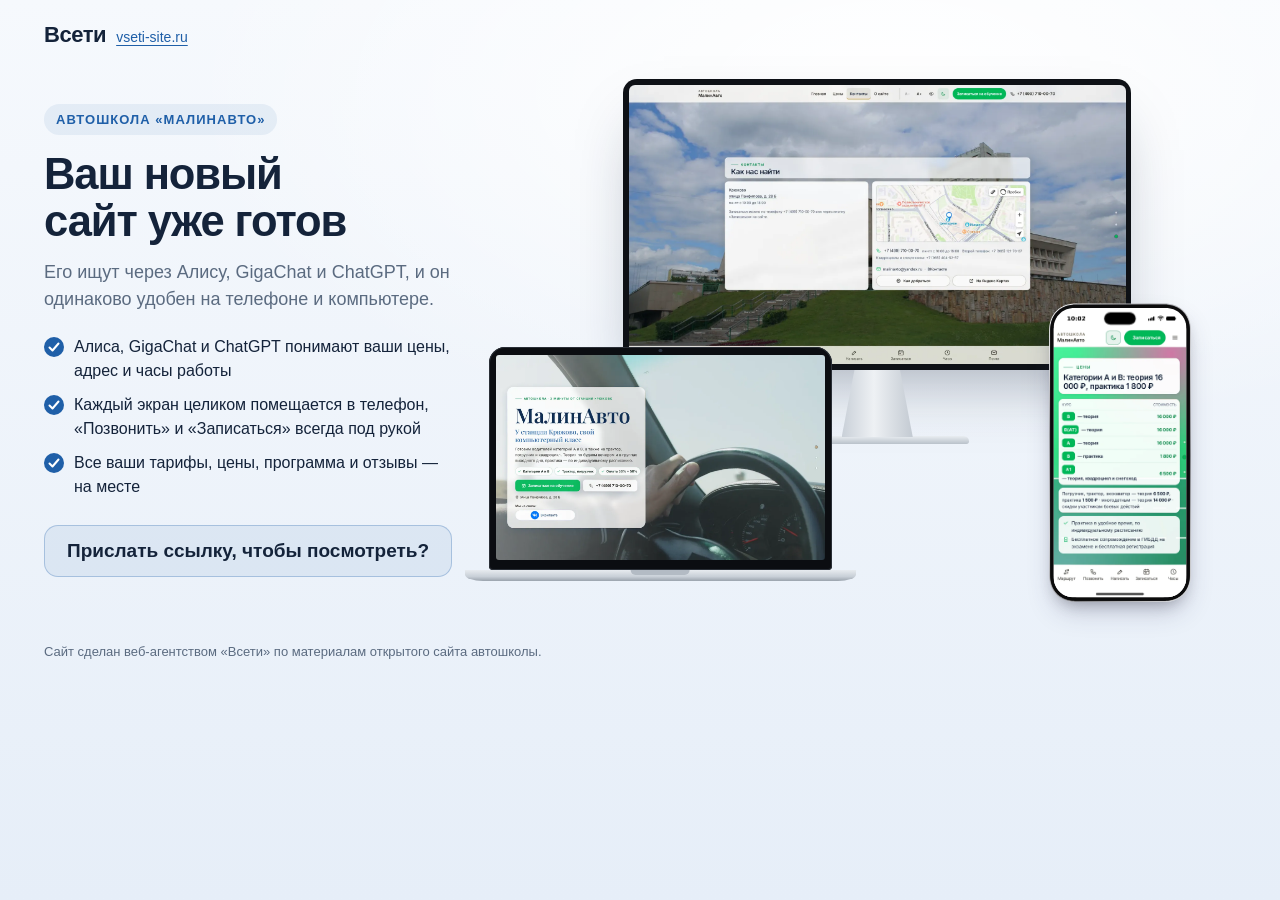
<file: vitrina/index.html>
<!doctype html>
<html lang="ru">
<head>
<meta charset="utf-8">
<meta name="viewport" content="width=device-width, initial-scale=1">
<meta name="robots" content="noindex, nofollow">
<title>Новый сайт автошколы «МалинАвто» — веб-агентство «Всети»</title>
<style>
@layer stageshow{:where(.ss-phone){position:relative}.ss-phone{flex-shrink:0;box-shadow:0 calc(var(--ps) * 40) calc(var(--ps) * 80) calc(var(--ps) * -16) #32325d40,0 calc(var(--ps) * 24) calc(var(--ps) * 48) calc(var(--ps) * -24) #0000004d}.ss-phone__glass{height:100%}.ss-phone__window{position:relative;overflow:hidden;isolation:isolate}.ss-phone:is([data-frame=pro],[data-frame=silver],[data-frame=bezel],[data-frame=clay],[data-frame=outline],[data-frame=bare]){--ss-phone-glass: #0b0b0c;--ss-phone-rim: #2c2c2d;--ss-phone-seam: #e0dfdc;--ss-phone-line: var(--ss-text-faint, #9a9a9d);background:none}.ss-phone__bands{position:absolute;inset:0;overflow:visible;pointer-events:none}.ss-phone:is([data-frame=pro],[data-frame=silver],[data-frame=bezel],[data-frame=clay],[data-frame=outline]) .ss-phone__glass{position:relative}.ss-phone[data-frame=pro]{--ss-phone-band-1: #e3e3e6;--ss-phone-band-2: #9a9ba0;--ss-phone-band-3: #cfd0d4;--ss-phone-band-4: #85868b;--ss-phone-band-5: #c9cacd}.ss-stage[data-theme=dark] .ss-phone[data-frame=pro],.ss-stage[data-theme=glass] .ss-phone[data-frame=pro][data-dark]{--ss-phone-band-1: #5b5c61;--ss-phone-band-2: #2b2c2f;--ss-phone-band-3: #48494d;--ss-phone-band-4: #232427;--ss-phone-band-5: #404145}.ss-phone[data-frame=silver]{--ss-phone-band-1: #f4f4f6;--ss-phone-band-2: #c9cacf;--ss-phone-band-3: #eeeef1;--ss-phone-band-4: #b9babf;--ss-phone-band-5: #e6e6ea}.ss-phone[data-frame=bezel]{--ss-phone-glass: #111113}.ss-phone[data-frame=clay]{--ss-phone-clay-top: color-mix(in srgb, var(--ss-phone-clay, #ecebe8), #fff 45%);--ss-phone-clay-bottom: color-mix(in srgb, var(--ss-phone-clay, #ecebe8), #000 6%);box-shadow:0 calc(var(--ps) * 30) calc(var(--ps) * 60) calc(var(--ps) * -12) #32325d33,0 calc(var(--ps) * 16) calc(var(--ps) * 32) calc(var(--ps) * -16) #00000029}.ss-stage[data-theme=dark] .ss-phone[data-frame=clay]{--ss-phone-clay-top: color-mix(in srgb, var(--ss-phone-clay, #2a2a2e), #fff 6%);--ss-phone-clay-bottom: var(--ss-phone-clay, #2a2a2e);--ss-phone-seam: #333338}.ss-phone[data-frame=outline]{box-shadow:none}.ss-stage[data-theme=blueprint] .ss-phone[data-frame=outline]{--ss-phone-line: var(--ss-line)}.ss-phone:not([data-frame=android],[data-frame=soft]) .ss-phone__status{height:62px;padding:0}.ss-phone:not([data-frame=android],[data-frame=soft]) .ss-phone__time{position:absolute;top:21.5px;left:0;width:138.5px;line-height:22px;text-align:center}.ss-phone:not([data-frame=android],[data-frame=soft]) .ss-phone__glyphs{position:absolute;top:25.33px;left:285.25px;align-items:flex-start;gap:8px}.ss-phone:not([data-frame=android],[data-frame=soft]) .ss-phone__signal{margin-top:1px}.ss-phone:not([data-frame=android],[data-frame=soft]) .ss-phone__battery{margin-top:.33px}.ss-phone[data-frame=photo]{position:relative;background:none}.ss-phone__photo{position:absolute;z-index:4;background:var(--ss-phone-photo-light, none) center / 100% 100% no-repeat;pointer-events:none}.ss-stage[data-theme=dark] .ss-phone__photo,.ss-phone[data-dark] .ss-phone__photo{background-image:var(--ss-phone-photo-dark, var(--ss-phone-photo-light, none))}.ss-phone[data-frame=android]{background:linear-gradient(150deg,#3a3b3f,#1d1e21 40%,#2f3034 70%,#1a1b1e)}.ss-phone[data-frame=android] .ss-phone__glass{background:#050505}.ss-phone[data-frame=android] .ss-phone__island{top:14px;width:24px;height:24px;border-radius:50%}.ss-phone[data-frame=android] .ss-phone__status{height:48px;padding:0 26px}.ss-phone[data-frame=android] .ss-phone__time{font-family:system-ui,sans-serif;font-size:15px;font-weight:500}.ss-phone[data-frame=android] .ss-phone__content[data-status]{padding-top:48px}.ss-phone[data-frame=android] .ss-phone__home{width:108px;height:4px}.ss-phone[data-frame=soft]{box-shadow:0 0 0 calc(var(--ps) * 1.5) #0a25400d,0 calc(var(--ps) * 30) calc(var(--ps) * 60) calc(var(--ps) * -12) #32325d2e,0 calc(var(--ps) * 18) calc(var(--ps) * 36) calc(var(--ps) * -18) #0000001f}.ss-phone[data-frame=soft] .ss-phone__glass{background:#f6f9fc;box-shadow:inset 0 calc(var(--ps) * -2.9) calc(var(--ps) * 7.2) #0a254038}.ss-stage[data-theme=dark] .ss-phone[data-frame=soft] .ss-phone__glass{background:#1c2433;box-shadow:inset 0 calc(var(--ps) * -2.9) calc(var(--ps) * 7.2) #00000073}.ss-phone__screen{--pt: 1px;position:absolute;top:0;left:0;display:flex;flex-direction:column;overflow:hidden;background:#fff;color:#000;font-family:-apple-system,system-ui,sans-serif;font-size:15px;letter-spacing:-.015em;transform-origin:0 0;-webkit-font-smoothing:antialiased}.ss-phone[data-dark] .ss-phone__screen{background:#000;color:#fff}.ss-phone__status{position:absolute;top:0;right:0;left:0;z-index:2;display:flex;align-items:center;justify-content:space-between;height:54px;padding:0 34px 0 52px;transition:color .3s ease;will-change:transform}.ss-phone__time{font-family:SF Pro Text,-apple-system,system-ui,sans-serif;font-variation-settings:"opsz" 17;font-size:17.67px;font-weight:590;letter-spacing:0}.ss-phone__island{position:absolute;top:var(--ss-island-top, 14px);left:50%;z-index:3;width:var(--ss-island-w, 95px);height:37px;border-radius:18.5px;background:#000;transform:translate(-50%)}.ss-phone__glyphs{display:flex;align-items:center;gap:8px}.ss-phone__glyph{display:block}.ss-phone__content{position:relative;flex:1;min-height:0}.ss-phone__content[data-status]{padding-top:62px}.ss-phone__content:not([data-status]){padding-top:44px}.ss-phone[data-frame=bare] .ss-phone__content{padding-right:8px;padding-left:8px}.ss-phone__home{position:absolute;bottom:8px;left:50%;z-index:2;width:144px;height:5px;border-radius:2.5px;background:currentColor;transform:translate(-50%);transition:color .3s ease;will-change:transform}.ss-lock{position:absolute;inset:0;color:#fff;text-align:center}.ss-lock__date{margin-top:66px;font-size:22px;font-weight:600;letter-spacing:-.01em;opacity:.85}.ss-lock__clock{margin-top:-4px;font-size:112px;font-weight:700;line-height:1;letter-spacing:-.035em;font-variant-numeric:tabular-nums;opacity:.92}.ss-lock__stack{position:absolute;right:0;bottom:118px;left:0;display:flex;flex-direction:column;gap:8px;text-align:left}.ss-lock__stack[data-at=top]{top:290px;bottom:auto}.ss-lock__controls{position:absolute;right:46px;bottom:48px;left:46px;display:flex;justify-content:space-between}.ss-lock__control{display:grid;place-items:center;width:50px;height:50px;border-radius:50%;background:#0a0c1842;backdrop-filter:blur(24px) saturate(1.3);color:#fff}.ss-notification{display:flex;align-items:center;gap:13px;margin:0 18px;padding:14px 17px 14px 14px;border-radius:23px;background:#fcfcfdc2;backdrop-filter:blur(30px) saturate(1.25);box-shadow:0 4px 24px #0000000f;color:#000;text-align:left}.ss-notification[data-banner]{position:absolute;top:56px;right:0;left:0;z-index:2;animation:ss-banner-in .52s cubic-bezier(.2,.9,.25,1) both}@keyframes ss-banner-in{0%{transform:translateY(-110px)}}.ss-notification__icon{display:grid;flex-shrink:0;place-items:center;width:38px;height:38px;overflow:hidden;border-radius:9px;background:var(--ss-accent);color:#fff}.ss-notification__icon:has(>img){background:none}.ss-notification__icon>img{display:block;width:100%;height:100%}.ss-notification__text{display:flex;flex:1;flex-direction:column;min-width:0;font-size:15px;line-height:18px;letter-spacing:-.016em}.ss-notification__head{display:flex;align-items:baseline;gap:8px}.ss-notification__title{flex:1;min-width:0;overflow:hidden;font-weight:600;white-space:nowrap;text-overflow:ellipsis}.ss-notification__time{flex-shrink:0;font-size:12px;letter-spacing:-.005em;color:#3c3c4399}.ss-notification__body{display:-webkit-box;overflow:hidden;-webkit-line-clamp:3;-webkit-box-orient:vertical}.ss-lock[data-size=satellite] .ss-lock__stack{top:232px;bottom:auto}.ss-lock[data-size=satellite][data-clock=off] .ss-lock__stack{top:74px}.ss-notification{will-change:transform}.ss-phone:not([data-dark]) .ss-notification{background:#ffffffeb;box-shadow:0 0 0 .5px #00000014,0 8px 24px #0000001f}.ss-phone__time-bar{display:inline-block;width:30px;height:7px;border-radius:4px;background:currentColor;opacity:.5}}
:root{--ink:#14233a;--muted:#5b6b80;--accent:#1f5fa8;--sand:#ffc94d;--bg1:#f6f9fd;--bg2:#e6eef8}
*{box-sizing:border-box}
html,body{margin:0}
body{font:16px/1.5 -apple-system,"Segoe UI",Roboto,Arial,sans-serif;color:var(--ink);background:radial-gradient(1200px 600px at 70% 10%,#ffffff 0,rgba(255,255,255,0) 60%),linear-gradient(180deg,var(--bg1),var(--bg2));min-height:100vh}
a{color:inherit}
.top{display:flex;align-items:center;justify-content:space-between;max-width:1240px;margin:0 auto;padding:18px 24px}
.brand{display:flex;align-items:baseline;gap:10px;text-decoration:none}
.brand b{font-size:22px;letter-spacing:-.02em}
.brand span{font-size:14px;color:var(--accent);text-decoration:underline;text-underline-offset:3px}
.hero{max-width:1240px;margin:0 auto;padding:10px 24px 40px;display:grid;grid-template-columns:minmax(0,.82fr) minmax(0,1.5fr);gap:36px;align-items:center}
.eyebrow{display:inline-block;font-size:13px;font-weight:600;letter-spacing:.08em;text-transform:uppercase;color:var(--accent);background:rgba(31,95,168,.08);padding:6px 12px;border-radius:999px}
h1{text-wrap:balance;font-size:clamp(30px,3.4vw,48px);line-height:1.08;letter-spacing:-.025em;margin:16px 0 14px}
.lead{font-size:18px;color:var(--muted);margin:0 0 22px;max-width:30em}
.pts{list-style:none;padding:0;margin:0 0 26px;display:grid;gap:10px}
.pts li{display:flex;gap:10px;align-items:flex-start}
.pts li::before{content:"";flex:none;width:20px;height:20px;margin-top:2px;border-radius:50%;background:var(--accent) url("data:image/svg+xml,%3Csvg xmlns='http://www.w3.org/2000/svg' viewBox='0 0 20 20'%3E%3Cpath d='M5.5 10.5l3 3 6-7' fill='none' stroke='%23fff' stroke-width='2' stroke-linecap='round' stroke-linejoin='round'/%3E%3C/svg%3E") center/100% no-repeat}
.cta{display:flex;flex-wrap:wrap;gap:14px;align-items:center}
.btn{display:inline-flex;align-items:center;gap:8px;min-height:52px;padding:0 26px;border-radius:14px;background:var(--accent);color:#fff;font-weight:600;text-decoration:none;box-shadow:0 10px 24px rgba(31,95,168,.28)}
.btn:hover{background:#174a86}
.ask{margin:0;display:inline-flex;align-items:center;min-height:52px;padding:12px 22px;line-height:1.3;border-radius:14px;background:rgba(31,95,168,.08);border:1.5px solid rgba(31,95,168,.28);color:var(--ink);font-size:19px;font-weight:600}
/* сцена с устройствами */
.stage{position:relative;width:100%;aspect-ratio:16/11.2}
.dv{position:absolute}
.dv img{display:block;width:100%;height:100%;object-fit:cover;object-position:center top}
.mon .scr img,.lap .scr img{height:auto}
.mon{left:18%;top:0;width:68%}
.mon .scr{padding:1.1%;background:#0e1116;border-radius:14px;box-shadow:0 30px 60px -20px rgba(20,35,58,.35)}
.mon .scr img{border-radius:6px}
.mon .neck{width:14%;aspect-ratio:1/.95;margin:0 auto;background:linear-gradient(90deg,#c9d0d8,#eef1f4 45%,#c3cad2);clip-path:polygon(18% 0,82% 0,100% 100%,0 100%)}
.mon .foot{width:36%;aspect-ratio:36/1.5;margin:-1px auto 0;border-radius:6px 6px 3px 3px;background:linear-gradient(180deg,#e9edf1,#b9c1ca);box-shadow:0 12px 20px -8px rgba(20,35,58,.4)}
.lap{left:0;bottom:4%;width:46%}
.lap .scr{padding:2.2% 2.2% 3%;background:#0b0d11;border-radius:16px 16px 4px 4px;position:relative;box-shadow:0 0 0 1px #2a2f37 inset}
.lap .scr::before{content:"";position:absolute;top:1%;left:50%;width:.9%;aspect-ratio:1;border-radius:50%;background:#2b3442;transform:translateX(-50%)}
.lap .scr img{border-radius:3px}
.lap .base{position:relative;height:0;padding-bottom:3.2%;margin:0 -7%;background:linear-gradient(180deg,#e7ebef 0,#c8cfd7 60%,#9aa3ad 100%);border-radius:0 0 18px 18px/0 0 60% 60%;box-shadow:0 22px 30px -14px rgba(20,35,58,.45)}
.lap .base::after{content:"";position:absolute;top:0;left:50%;width:15%;height:40%;transform:translateX(-50%);background:#b3bbc4;border-radius:0 0 8px 8px}
.tab{right:1.5%;bottom:3%;width:23%}
.tab .scr{aspect-ratio:820/1180;padding:4.5%;background:#121419;border-radius:22px;box-shadow:0 0 0 2px #c7ced6,0 28px 50px -18px rgba(20,35,58,.45)}
.tab .scr img{border-radius:10px}
.ph{right:6%;bottom:0;width:340px;transform-origin:100% 100%}
.ph-shot{display:block;width:100%;height:auto}
.note{max-width:1240px;margin:0 auto;padding:0 24px 34px;color:var(--muted);font-size:13px}
@media (max-width:600px){
  .stage{aspect-ratio:16/9.8}
  .mon{display:none}
  .lap{left:6%;width:64%;bottom:6%}
  .ph{right:5%}
}
@media (max-width:900px){
  .hero{grid-template-columns:1fr;gap:26px;padding-top:0}
  .stage{order:-1}
  .lead{font-size:16.5px}
}
</style>
</head>
<body>
<header class="top"><a class="brand" href="https://vseti-site.ru/" target="_blank" rel="noopener"><b>Всети</b><span>vseti-site.ru</span></a></header>
<main class="hero">
  <div class="txt">
    <span class="eyebrow">Автошкола «МалинАвто»</span>
    <h1>Ваш новый сайт уже готов</h1>
    <p class="lead">Его ищут через Алису, GigaChat и ChatGPT, и он одинаково удобен на телефоне и компьютере.</p>
    <ul class="pts">
      <li>Алиса, GigaChat и ChatGPT понимают ваши цены, адрес и часы работы</li>
      <li>Каждый экран целиком помещается в телефон, «Позвонить» и «Записаться» всегда под рукой</li>
      <li>Все ваши тарифы, цены, программа и отзывы — на месте</li>
    </ul>
    <div class="cta">
      <p class="ask">Прислать ссылку, чтобы посмотреть?</p>
    </div>
  </div>
  <div class="stage" id="stage" aria-label="Новый сайт на компьютере, ноутбуке и телефоне">
    <div class="dv mon"><div class="scr"><img src="img/monitor.webp?v=2" alt="" width="1600" height="900"></div><div class="neck"></div><div class="foot"></div></div>
    <div class="dv lap"><div class="scr"><img src="img/laptop.webp?v=2" alt="" width="1280" height="800"></div><div class="base"></div></div>
    <div class="dv ph" id="ph"><div class="ss-phone z-phone" data-frame="pro" style="width: 340px; height: 714.953px; padding: 2.38318px; border-radius: 61.1682px; --ps: 0.794392523364486px;"><svg class="ss-phone__bands" width="100%" height="100%" aria-hidden="true"><defs><linearGradient id="ph-band" x1="0.2" y1="0" x2="0.8" y2="1"><stop offset="0" style="stop-color: var(--ss-phone-band-1);"></stop><stop offset="0.22" style="stop-color: var(--ss-phone-band-2);"></stop><stop offset="0.48" style="stop-color: var(--ss-phone-band-3);"></stop><stop offset="0.74" style="stop-color: var(--ss-phone-band-4);"></stop><stop offset="1" style="stop-color: var(--ss-phone-band-5);"></stop></linearGradient><linearGradient id="ph-clay" x1="0" y1="0" x2="0" y2="1"><stop offset="0" style="stop-color: var(--ss-phone-clay-top);"></stop><stop offset="1" style="stop-color: var(--ss-phone-clay-bottom);"></stop></linearGradient></defs><g transform="translate(10.327102803738317 10.327102803738317)" stroke-linejoin="round"><path d="M262.94 0.00L267.09 0.06L270.49 0.24L273.65 0.53L276.65 0.94L279.51 1.47L282.27 2.11L284.93 2.87L287.50 3.74L289.97 4.72L292.36 5.81L294.65 7.02L296.85 8.33L298.96 9.75L300.98 11.27L302.90 12.90L304.72 14.62L306.45 16.45L308.08 18.37L309.60 20.38L311.02 22.49L312.33 24.70L313.53 26.99L314.63 29.37L315.61 31.85L316.48 34.41L317.24 37.07L317.88 39.83L318.41 42.70L318.82 45.69L319.11 48.85L319.29 52.25L319.35 56.40L319.35 637.90L319.29 642.04L319.11 645.45L318.82 648.60L318.41 651.60L317.88 654.47L317.24 657.23L316.48 659.89L315.61 662.45L314.63 664.92L313.53 667.31L312.33 669.60L311.02 671.80L309.60 673.91L308.08 675.93L306.45 677.85L304.72 679.68L302.90 681.40L300.98 683.03L298.96 684.55L296.85 685.97L294.65 687.28L292.36 688.49L289.97 689.58L287.50 690.56L284.93 691.43L282.27 692.19L279.51 692.83L276.65 693.36L273.65 693.77L270.49 694.06L267.09 694.24L262.94 694.30L56.40 694.30L52.25 694.24L48.85 694.06L45.69 693.77L42.70 693.36L39.83 692.83L37.07 692.19L34.41 691.43L31.85 690.56L29.37 689.58L26.99 688.49L24.70 687.28L22.49 685.97L20.38 684.55L18.37 683.03L16.45 681.40L14.62 679.68L12.90 677.85L11.27 675.93L9.75 673.91L8.33 671.80L7.02 669.60L5.81 667.31L4.72 664.92L3.74 662.45L2.87 659.89L2.11 657.23L1.47 654.47L0.94 651.60L0.53 648.60L0.24 645.45L0.06 642.04L0.00 637.90L0.00 56.40L0.06 52.25L0.24 48.85L0.53 45.69L0.94 42.70L1.47 39.83L2.11 37.07L2.87 34.41L3.74 31.85L4.72 29.37L5.81 26.99L7.02 24.70L8.33 22.49L9.75 20.38L11.27 18.37L12.90 16.45L14.62 14.62L16.45 12.90L18.37 11.27L20.38 9.75L22.49 8.33L24.70 7.02L26.99 5.81L29.37 4.72L31.85 3.74L34.41 2.87L37.07 2.11L39.83 1.47L42.70 0.94L45.69 0.53L48.85 0.24L52.25 0.06L56.40 0.00Z" fill="none" stroke-width="20.654205607476634" stroke="url(#ph-band)"></path><path d="M262.94 0.00L267.09 0.06L270.49 0.24L273.65 0.53L276.65 0.94L279.51 1.47L282.27 2.11L284.93 2.87L287.50 3.74L289.97 4.72L292.36 5.81L294.65 7.02L296.85 8.33L298.96 9.75L300.98 11.27L302.90 12.90L304.72 14.62L306.45 16.45L308.08 18.37L309.60 20.38L311.02 22.49L312.33 24.70L313.53 26.99L314.63 29.37L315.61 31.85L316.48 34.41L317.24 37.07L317.88 39.83L318.41 42.70L318.82 45.69L319.11 48.85L319.29 52.25L319.35 56.40L319.35 637.90L319.29 642.04L319.11 645.45L318.82 648.60L318.41 651.60L317.88 654.47L317.24 657.23L316.48 659.89L315.61 662.45L314.63 664.92L313.53 667.31L312.33 669.60L311.02 671.80L309.60 673.91L308.08 675.93L306.45 677.85L304.72 679.68L302.90 681.40L300.98 683.03L298.96 684.55L296.85 685.97L294.65 687.28L292.36 688.49L289.97 689.58L287.50 690.56L284.93 691.43L282.27 692.19L279.51 692.83L276.65 693.36L273.65 693.77L270.49 694.06L267.09 694.24L262.94 694.30L56.40 694.30L52.25 694.24L48.85 694.06L45.69 693.77L42.70 693.36L39.83 692.83L37.07 692.19L34.41 691.43L31.85 690.56L29.37 689.58L26.99 688.49L24.70 687.28L22.49 685.97L20.38 684.55L18.37 683.03L16.45 681.40L14.62 679.68L12.90 677.85L11.27 675.93L9.75 673.91L8.33 671.80L7.02 669.60L5.81 667.31L4.72 664.92L3.74 662.45L2.87 659.89L2.11 657.23L1.47 654.47L0.94 651.60L0.53 648.60L0.24 645.45L0.06 642.04L0.00 637.90L0.00 56.40L0.06 52.25L0.24 48.85L0.53 45.69L0.94 42.70L1.47 39.83L2.11 37.07L2.87 34.41L3.74 31.85L4.72 29.37L5.81 26.99L7.02 24.70L8.33 22.49L9.75 20.38L11.27 18.37L12.90 16.45L14.62 14.62L16.45 12.90L18.37 11.27L20.38 9.75L22.49 8.33L24.70 7.02L26.99 5.81L29.37 4.72L31.85 3.74L34.41 2.87L37.07 2.11L39.83 1.47L42.70 0.94L45.69 0.53L48.85 0.24L52.25 0.06L56.40 0.00Z" fill="none" stroke-width="15.88785046728972" style="stroke: var(--ss-phone-rim);"></path><path d="M262.94 0.00L267.09 0.06L270.49 0.24L273.65 0.53L276.65 0.94L279.51 1.47L282.27 2.11L284.93 2.87L287.50 3.74L289.97 4.72L292.36 5.81L294.65 7.02L296.85 8.33L298.96 9.75L300.98 11.27L302.90 12.90L304.72 14.62L306.45 16.45L308.08 18.37L309.60 20.38L311.02 22.49L312.33 24.70L313.53 26.99L314.63 29.37L315.61 31.85L316.48 34.41L317.24 37.07L317.88 39.83L318.41 42.70L318.82 45.69L319.11 48.85L319.29 52.25L319.35 56.40L319.35 637.90L319.29 642.04L319.11 645.45L318.82 648.60L318.41 651.60L317.88 654.47L317.24 657.23L316.48 659.89L315.61 662.45L314.63 664.92L313.53 667.31L312.33 669.60L311.02 671.80L309.60 673.91L308.08 675.93L306.45 677.85L304.72 679.68L302.90 681.40L300.98 683.03L298.96 684.55L296.85 685.97L294.65 687.28L292.36 688.49L289.97 689.58L287.50 690.56L284.93 691.43L282.27 692.19L279.51 692.83L276.65 693.36L273.65 693.77L270.49 694.06L267.09 694.24L262.94 694.30L56.40 694.30L52.25 694.24L48.85 694.06L45.69 693.77L42.70 693.36L39.83 692.83L37.07 692.19L34.41 691.43L31.85 690.56L29.37 689.58L26.99 688.49L24.70 687.28L22.49 685.97L20.38 684.55L18.37 683.03L16.45 681.40L14.62 679.68L12.90 677.85L11.27 675.93L9.75 673.91L8.33 671.80L7.02 669.60L5.81 667.31L4.72 664.92L3.74 662.45L2.87 659.89L2.11 657.23L1.47 654.47L0.94 651.60L0.53 648.60L0.24 645.45L0.06 642.04L0.00 637.90L0.00 56.40L0.06 52.25L0.24 48.85L0.53 45.69L0.94 42.70L1.47 39.83L2.11 37.07L2.87 34.41L3.74 31.85L4.72 29.37L5.81 26.99L7.02 24.70L8.33 22.49L9.75 20.38L11.27 18.37L12.90 16.45L14.62 14.62L16.45 12.90L18.37 11.27L20.38 9.75L22.49 8.33L24.70 7.02L26.99 5.81L29.37 4.72L31.85 3.74L34.41 2.87L37.07 2.11L39.83 1.47L42.70 0.94L45.69 0.53L48.85 0.24L52.25 0.06L56.40 0.00Z" fill="none" stroke-width="14.69626168224299" style="stroke: var(--ss-phone-glass);"></path></g></svg><div class="ss-phone__glass" style="padding: 7.94393px; border-radius: 58.785px;"><div class="ss-phone__window" style="width: 319.346px; height: 694.299px; clip-path: path(&quot;M 262.94 0 L 267.09 0.06 L 270.49 0.24 L 273.65 0.53 L 276.65 0.94 L 279.51 1.47 L 282.27 2.11 L 284.93 2.87 L 287.5 3.74 L 289.97 4.72 L 292.36 5.81 L 294.65 7.02 L 296.85 8.33 L 298.96 9.75 L 300.98 11.27 L 302.9 12.9 L 304.72 14.62 L 306.45 16.45 L 308.08 18.37 L 309.6 20.38 L 311.02 22.49 L 312.33 24.7 L 313.53 26.99 L 314.63 29.37 L 315.61 31.85 L 316.48 34.41 L 317.24 37.07 L 317.88 39.83 L 318.41 42.7 L 318.82 45.69 L 319.11 48.85 L 319.29 52.25 L 319.35 56.4 L 319.35 637.9 L 319.29 642.04 L 319.11 645.45 L 318.82 648.6 L 318.41 651.6 L 317.88 654.47 L 317.24 657.23 L 316.48 659.89 L 315.61 662.45 L 314.63 664.92 L 313.53 667.31 L 312.33 669.6 L 311.02 671.8 L 309.6 673.91 L 308.08 675.93 L 306.45 677.85 L 304.72 679.68 L 302.9 681.4 L 300.98 683.03 L 298.96 684.55 L 296.85 685.97 L 294.65 687.28 L 292.36 688.49 L 289.97 689.58 L 287.5 690.56 L 284.93 691.43 L 282.27 692.19 L 279.51 692.83 L 276.65 693.36 L 273.65 693.77 L 270.49 694.06 L 267.09 694.24 L 262.94 694.3 L 56.4 694.3 L 52.25 694.24 L 48.85 694.06 L 45.69 693.77 L 42.7 693.36 L 39.83 692.83 L 37.07 692.19 L 34.41 691.43 L 31.85 690.56 L 29.37 689.58 L 26.99 688.49 L 24.7 687.28 L 22.49 685.97 L 20.38 684.55 L 18.37 683.03 L 16.45 681.4 L 14.62 679.68 L 12.9 677.85 L 11.27 675.93 L 9.75 673.91 L 8.33 671.8 L 7.02 669.6 L 5.81 667.31 L 4.72 664.92 L 3.74 662.45 L 2.87 659.89 L 2.11 657.23 L 1.47 654.47 L 0.94 651.6 L 0.53 648.6 L 0.24 645.45 L 0.06 642.04 L 0 637.9 L 0 56.4 L 0.06 52.25 L 0.24 48.85 L 0.53 45.69 L 0.94 42.7 L 1.47 39.83 L 2.11 37.07 L 2.87 34.41 L 3.74 31.85 L 4.72 29.37 L 5.81 26.99 L 7.02 24.7 L 8.33 22.49 L 9.75 20.38 L 11.27 18.37 L 12.9 16.45 L 14.62 14.62 L 16.45 12.9 L 18.37 11.27 L 20.38 9.75 L 22.49 8.33 L 24.7 7.02 L 26.99 5.81 L 29.37 4.72 L 31.85 3.74 L 34.41 2.87 L 37.07 2.11 L 39.83 1.47 L 42.7 0.94 L 45.69 0.53 L 48.85 0.24 L 52.25 0.06 L 56.4 0 Z&quot;);"><div class="ss-phone__screen" style="width: 402px; height: 874px; transform: scale(0.794393); --ss-screen-r: 64px;"><div class="ss-phone__status"><span class="ss-phone__time">10:02</span><span class="ss-phone__glyphs"><svg viewBox="0 0 20.33 13.67" width="20.33" height="13.67" class="ss-phone__glyph ss-phone__signal"><rect x="0" y="7.34" width="3.333" height="6.33" rx="1.667" fill="currentColor"></rect><rect x="5.667" y="5" width="3.333" height="8.67" rx="1.667" fill="currentColor"></rect><rect x="11.334" y="2.67" width="3.333" height="11" rx="1.667" fill="currentColor"></rect><rect x="17.000999999999998" y="0" width="3.333" height="13.67" rx="1.667" fill="currentColor"></rect></svg><svg viewBox="0 0 19.33 14.33" width="19.33" height="14.33" class="ss-phone__glyph ss-phone__wifi"><path fill-rule="evenodd" fill="currentColor" d="M0.415933 5.54283C0.902185 6.04412 1.66017 5.95818 2.27513 5.41393C4.30595 3.58064 6.83731 2.63535 9.66901 2.63535C12.5007 2.63535 15.0464 3.60928 17.0629 5.41393C17.6636 5.97251 18.4215 6.0298 18.9221 5.54283C19.4226 5.02722 19.4942 4.2538 18.9793 3.70954C16.8341 1.51819 13.3302 0 9.66901 0C6.00783 0 2.48965 1.53251 0.358727 3.72387C-0.156127 4.2538 -0.0989213 5.02722 0.415933 5.55715L0.415933 5.54283ZM3.94841 9.13779C4.50617 9.68205 5.22124 9.62476 5.85051 9.10915C6.88022 8.29276 8.25316 7.73418 9.66901 7.7485C11.0706 7.7485 12.4435 8.29276 13.4875 9.12347C14.1168 9.63908 14.8605 9.66773 15.4039 9.12347C15.9331 8.57921 16.0189 7.7485 15.4611 7.23289C14.0739 5.98683 11.9859 5.11315 9.68332 5.11315C7.38077 5.11315 5.27845 5.98683 3.9055 7.23289C3.41925 7.69121 3.31914 8.47896 3.96271 9.13779L3.94841 9.13779ZM8.72511 13.8929C9.34008 14.4801 9.98365 14.4801 10.5986 13.8929L11.757 12.7757C12.372 12.1742 12.5007 11.4151 11.7999 10.8995C11.2136 10.4841 10.4699 10.212 9.66901 10.212C8.86813 10.212 8.11015 10.4841 7.53809 10.9138C6.83731 11.4151 6.98033 12.1885 7.59529 12.7757L8.73942 13.8929L8.72511 13.8929Z"></path></svg><svg viewBox="0 0 29.33 13.67" width="29.33" height="13.67" class="ss-phone__glyph ss-phone__battery"><path fill="currentColor" d="M0 6.4C0 4.15979 0 3.03969 0.435974 2.18404C0.819467 1.43139 1.43139 0.819467 2.18404 0.435974C3.03969 0 4.15979 0 6.4 0L19.933 0C22.1732 0 23.2933 0 24.149 0.435974C24.9016 0.819467 25.5135 1.43139 25.897 2.18404C26.333 3.03969 26.333 4.15979 26.333 6.4L26.333 7.26666C26.333 9.50687 26.333 10.627 25.897 11.4826C25.5135 12.2353 24.9016 12.8472 24.149 13.2307C23.2933 13.6667 22.1732 13.6667 19.933 13.6667L6.4 13.6667C4.15979 13.6667 3.03969 13.6667 2.18404 13.2307C1.43139 12.8472 0.819467 12.2353 0.435974 11.4826C0 10.627 0 9.50687 0 7.26666L0 6.4Z"></path><path fill-rule="evenodd" fill="currentColor" transform="translate(27.33 4.33)" d="M0 0L0 5C0.601505 4.8625 2 3.75 2 2.5C2 1.25 0.601505 0.1375 0 0Z"></path></svg></span></div><span class="ss-phone__island"></span><div class="ss-phone__content" data-status="true"><img class="ph-shot" src="img/phone.webp?v=2" alt="Новый сайт автошколы «МалинАвто» на телефоне" width="393" height="794"></div><span class="ss-phone__home"></span></div></div></div></div></div>
  </div>
</main>
<p class="note">Сайт сделан веб-агентством «Всети» по материалам открытого сайта автошколы.</p>
<script>
(function(){var st=document.getElementById('stage'),ph=document.getElementById('ph');
function fit(){var k=st.clientWidth*(innerWidth<=600?0.27:0.19)/340;ph.style.transform='scale('+k+')';}
fit();addEventListener('resize',fit);})();
</script>
</body>
</html>
</file>
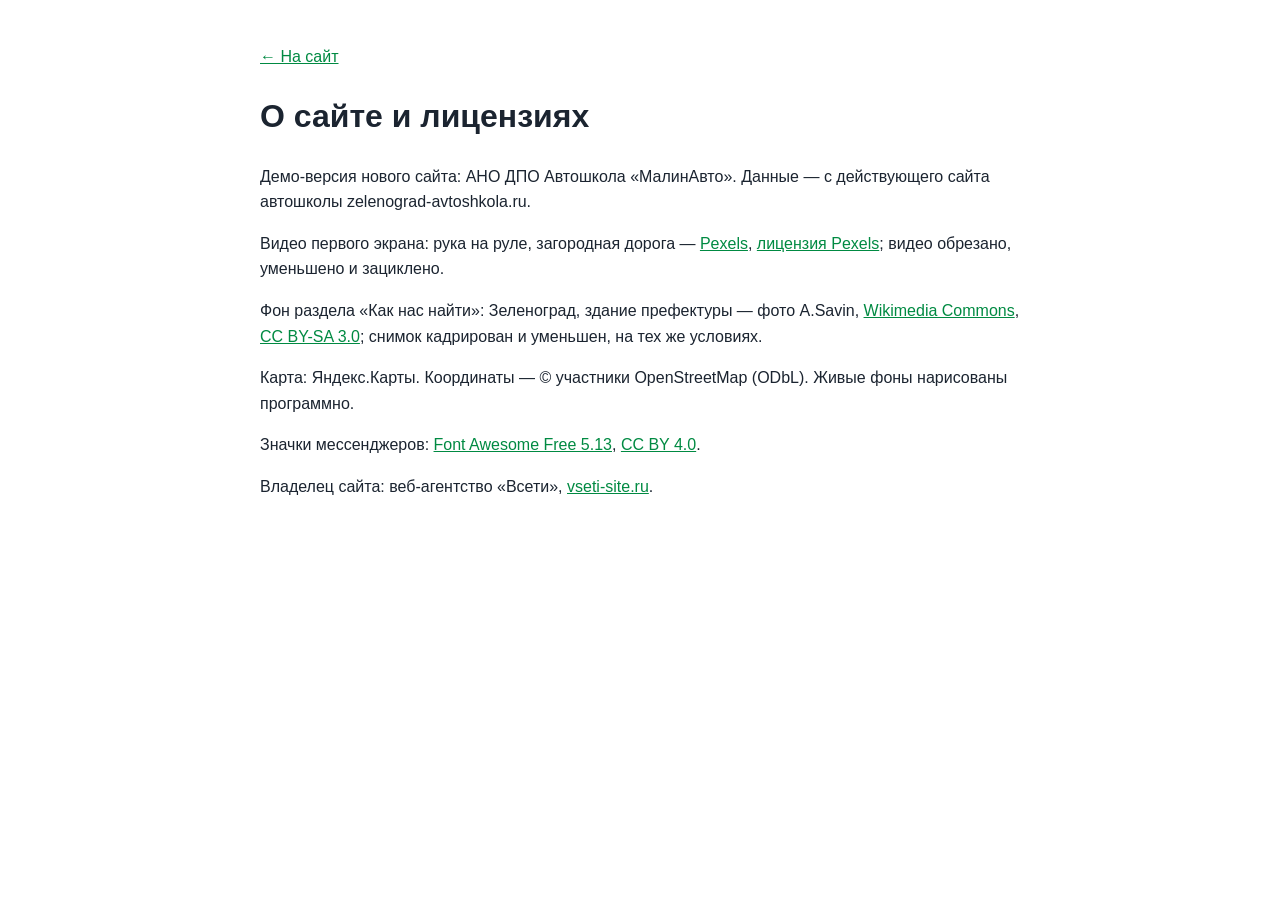
<file: credits.html>
<!doctype html><html lang="ru"><head><meta charset="utf-8"><meta name="viewport" content="width=device-width,initial-scale=1"><meta name="robots" content="noindex"><title>О сайте — АНО ДПО Автошкола «МалинАвто»</title>
<style>body{font:16px/1.6 Inter,Arial,sans-serif;max-width:760px;margin:0 auto;padding:28px 18px;color:#1b2430}a{color:#008a42}</style></head><body>
<p><a href="./">← На сайт</a></p><h1>О сайте и лицензиях</h1>
<p>Демо-версия нового сайта: АНО ДПО Автошкола «МалинАвто». Данные — с действующего сайта автошколы zelenograd-avtoshkola.ru.</p>
<p>Видео первого экрана: рука на руле, загородная дорога — <a href="https://www.pexels.com/video/8630309/" target="_blank" rel="noopener">Pexels</a>, <a href="https://www.pexels.com/license/" target="_blank" rel="noopener">лицензия Pexels</a>; видео обрезано, уменьшено и зациклено.</p>
<p>Фон раздела «Как нас найти»: Зеленоград, здание префектуры — фото A.Savin, <a href="https://commons.wikimedia.org/wiki/File:%D0%97%D0%B5%D0%BB%D0%B5%D0%BD%D0%BE%D0%B3%D1%80%D0%B0%D0%B4_%D0%9F%D1%80%D0%B5%D1%84%D0%B5%D0%BA%D1%82%D1%83%D1%80%D0%B0.jpg" target="_blank" rel="noopener">Wikimedia Commons</a>, <a href="https://creativecommons.org/licenses/by-sa/3.0/deed.ru" target="_blank" rel="noopener">CC BY-SA 3.0</a>; снимок кадрирован и уменьшен, на тех же условиях.</p>
<p>Карта: Яндекс.Карты. Координаты — © участники OpenStreetMap (ODbL). Живые фоны нарисованы программно.</p>
<p>Значки мессенджеров: <a href="https://fontawesome.com" target="_blank" rel="noopener">Font Awesome Free 5.13</a>, <a href="https://creativecommons.org/licenses/by/4.0/" target="_blank" rel="noopener">CC BY 4.0</a>.</p>
<p>Владелец сайта: веб-агентство «Всети», <a href="https://vseti-site.ru" target="_blank" rel="noopener">vseti-site.ru</a>.</p>
</body></html>
</file>
<file: css/etalon.css>
/* ==========================================================================
   Эталон нотариуса. Общий слой поверх встроенных стилей index.html:
   видео-первый экран, «жидкое стекло», интерьеры на фоне экранов,
   шапка и нижняя панель со второго экрана, карточки Spotlight Card.
   ========================================================================== */

/* плавное проявление подсветки рамки (Chrome/Safari/Firefox новых версий) */
@property --hl{syntax:'<number>';inherits:true;initial-value:0}

:root{
  --glass:rgba(0,0,0,.4);
  --glass-blur:4px;
  --spot:255,196,108;          /* тёплый янтарь под интерьеры */
  --spring:cubic-bezier(.2,.9,.3,1.35);
}

/* ---------- светлый текст на тёмном стекле для всего, что лежит на фото ---------- */
.sec:not(.sec-hero),.hdr,.bar,.mmenu{
  --card:rgba(0,0,0,.4); --card-rgb:0,0,0;
  --text:#fff; --muted:rgba(255,255,255,.84);
  --line:rgba(255,255,255,.3); --line2:rgba(255,255,255,.2);
  --accent:#ecd9ac; --accent-d:#f6e9c8; --accent-l:#d3bc8a; --accent-soft:rgba(255,255,255,.13);
  --bg:rgba(0,0,0,.3); --bg2:transparent; --bg3:rgba(255,255,255,.13);
  --on-accent:#1d170b;
  --shadow:0 1px 12px rgba(0,0,0,.35); --shadow-lg:0 18px 50px rgba(0,0,0,.5);
  --ok:#8fe3a8; --bad:#ff9f96;
  color:#fff;
}
.sec:not(.sec-hero){background:#2b2319}
.sec:not(.sec-hero) .sec-scroll{
  position:relative;z-index:1;
  padding-top:calc(var(--hdr-h) / var(--zc,1) + 12px);padding-bottom:calc(var(--bar-h) + 12px);
  text-shadow:0 1px 2px rgba(0,0,0,.45)
}
.sec:not(.sec-hero) :is(input,select,textarea,button.btn,.btn){text-shadow:none}

/* ---------- фон экранов: интерьеры, затемнение ровно 50% ---------- */
.sec-bg{position:absolute;inset:0;z-index:0;overflow:hidden;pointer-events:none;background:#2b2319}
.sec-bg picture{display:block;width:100%;height:100%}
.sec-bg img{display:block;width:100%;height:100%;object-fit:cover;opacity:0;transition:opacity .9s ease}
.sec-bg img.ld,html:not(.js) .sec-bg img{opacity:1}
.sec-bg::after{content:"";position:absolute;inset:0;background:rgba(0,0,0,.5)}

/* ==========================================================================
   Жидкое стекло
   ========================================================================== */
.glass,
.sec:not(.sec-hero) :is(.sec-head,.svc,.step,.rev,.rsum,.cred,.cbox,.fq,.about-txt,.tf-card,.quote,.ilink,.chips li,.foot,.rate-chip){
  position:relative;isolation:isolate;
  background:var(--glass);
  -webkit-backdrop-filter:blur(var(--glass-blur));backdrop-filter:blur(var(--glass-blur));
  border:0;border-radius:var(--radius);
  box-shadow:0 8px 30px rgba(0,0,0,.14);
}
/* тонкая светлая рамка-градиент; рядом с курсором рамка разгорается (--hl, --x, --y) */
.glass::after,
.sec:not(.sec-hero) :is(.sec-head,.svc,.step,.rev,.rsum,.cred,.cbox,.fq,.about-txt,.tf-card,.quote,.ilink,.chips li,.foot,.rate-chip)::after{
  content:"";position:absolute;inset:0;border-radius:inherit;padding:1.4px;pointer-events:none;z-index:2;
  background:
    radial-gradient(230px circle at var(--x,50%) var(--y,50%),rgba(255,226,160,calc(var(--hl,0)*1)),rgba(var(--spot),calc(var(--hl,0)*.65)) 38%,transparent 72%),
    linear-gradient(160deg,rgba(255,255,255,.58) 0%,rgba(255,255,255,.16) 22%,rgba(255,255,255,0) 44%,rgba(255,255,255,0) 60%,rgba(255,255,255,.16) 82%,rgba(255,255,255,.5) 100%);
  -webkit-mask:linear-gradient(#000 0 0) content-box,linear-gradient(#000 0 0);
  -webkit-mask-composite:xor;mask-composite:exclude;
}
.sec:not(.sec-hero) .sec-head{display:block;width:fit-content;max-width:100%;border-radius:18px;padding:14px 22px 16px;margin-bottom:16px}
.sec:not(.sec-hero) .sec-head .h2{margin-top:8px}
.sec:not(.sec-hero) .sec-head .lead{margin-top:8px}
.sec:not(.sec-hero) .sec-head .demo-note{background:rgba(255,255,255,.1);border-left-color:var(--accent)}

/* ==========================================================================
   Spotlight Card: пятно света под курсором внутри карточки (::before),
   подсветка рамки рядом с курсором (::after выше), «прыжок» scale + тень.
   Позицию --x/--y ставит один общий обработчик pointermove (js/etalon.js).
   ========================================================================== */
.glow{position:relative;isolation:isolate;--hov:1.035}
.glow::before{
  content:"";position:absolute;inset:0;border-radius:inherit;pointer-events:none;z-index:-1;
  background:
    radial-gradient(340px circle at var(--x,50%) var(--y,50%),rgba(var(--spot),.5),rgba(var(--spot),.2) 38%,transparent 72%);
  opacity:0;transition:opacity .35s ease;
}
.glow.lit{--hl:1}
.glow.lit::before{opacity:1}
.glow{transition:scale .38s var(--spring),box-shadow .32s ease,--hl .3s ease}
.glow.rv{transition:opacity .7s ease var(--rvd),translate .7s ease var(--rvd),scale .38s var(--spring),box-shadow .32s ease,--hl .3s ease}
@media (hover:hover) and (pointer:fine){
  .glow:hover{scale:var(--hov);z-index:6;box-shadow:0 24px 54px rgba(0,0,0,.5),0 0 34px rgba(var(--spot),.2)}
}
/* ---------- «Контакты» («Как нас найти»): плашки при наведении и касании загораются жёлтым — яркая рамка и мягкое
   свечение вокруг; размер не меняется (никаких увеличений и сдвигов раскладки), видно в обеих темах ---------- */
:root{--gy-ring:255,208,80;--gy-glow:255,200,64}
html[data-theme="light"]{--gy-ring:232,154,0;--gy-glow:255,186,30}
#contacts .glow{--gy:0 0 0 2.5px rgba(var(--gy-ring),.98),0 0 22px 4px rgba(var(--gy-glow),.66),0 0 58px 14px rgba(var(--gy-glow),.32),0 8px 30px rgba(0,0,0,.14);
  --gy0:0 0 0 0 rgba(var(--gy-ring),0),0 0 0 0 rgba(var(--gy-glow),0),0 0 0 0 rgba(var(--gy-glow),0),0 8px 30px rgba(0,0,0,.14)}
@media (hover:hover) and (pointer:fine){
  #contacts .glow:hover{scale:1;box-shadow:var(--gy)}
  /* заголовок с рейтингом: когда курсор на значке рейтинга, светится только значок */
  #contacts .sec-head:has(.rate-chip:hover):hover{box-shadow:var(--gy0)}
}
#contacts .glow.tap{animation:cGlowTap 1.4s ease-out,glowHl .62s ease-out}
@keyframes cGlowTap{0%{box-shadow:var(--gy0)}14%,62%{box-shadow:var(--gy)}100%{box-shadow:var(--gy0)}}
html[data-hc="1"] #contacts .glow:hover{outline:3px solid #ffd400;outline-offset:2px}
/* крупные плашки берут нижнюю границу 1,03: 3,5 % от 600 px — это уже 20 px */
.hero-plq,.about-txt,.tf-card,.sec-head,.cbox{--hov:1.03}

/* касание на телефоне: вспышка пятна в точке касания и подпрыгивание */
.glow.tap{animation:glowTap .62s var(--spring),glowHl .62s ease-out}
.glow.tap::before{animation:spotFlash .62s ease-out}
@keyframes glowTap{0%{scale:1}38%{scale:var(--tap,1.045)}100%{scale:1}}
@keyframes glowHl{0%{--hl:0}22%{--hl:1}100%{--hl:0}}
@keyframes spotFlash{0%{opacity:0}18%{opacity:1}100%{opacity:0}}

/* ---------- появление блоков при входе на экран ---------- */
.rv{--rvd:calc(var(--i,0) * 90ms);opacity:0;transform:none;translate:0 18px;
  transition:opacity .7s ease var(--rvd),translate .7s ease var(--rvd)}
.sec.active .rv{opacity:1;transform:none;translate:0 0}
/* первый экран: блоки стартуют сами (экран активен с загрузки), по очереди после слова */
.sec-hero .rv{--rvd:calc(var(--hero-d,1.8s) + var(--i,0) * 140ms);opacity:1;translate:0 0}
.sec-hero .kicker.rv{--rvd:.45s}
/* анимация заголовка стартует — скрипт ставит .go, и остальные блоки выходят следом за словом */
.sec-hero.go .rv{animation:heroIn .9s cubic-bezier(.2,.7,.2,1) var(--rvd) both}
html.js .sec-hero:not(.go) .rv{opacity:0;translate:0 18px;animation:heroSafe .01s linear 5s forwards}
@keyframes heroIn{from{opacity:0;translate:0 18px}to{opacity:1;translate:0 0}}
@keyframes heroSafe{to{opacity:1;translate:0 0}}

/* ==========================================================================
   Первый экран
   ========================================================================== */
.sec-hero{background:#8fb1d4;color:#fff;
  /* А−/А+ первый экран не трогают: страница в zoom, экран — встречный zoom (как шапка), поэтому он на любой ступени
     выглядит ровно как при 100 %. Единицы vw/vh и высота экрана считаются от окна без поправки. */
  zoom:calc(1 / var(--zc,1)); --vwu:1vw; --vhu:1vh;
  /* высота — та же видимая, что у остальных экранов (скрипт кладёт её в --vhr); 100vh во встроенном браузере Telegram на Android
     считается при спрятанной верхней панели и выше видимой части — первый экран выходил выше, и все следующие съезжали вниз */
  --vh:var(--vhr, calc(100 * var(--vhu)))}
.hero-bg{position:absolute;inset:0;overflow:hidden;background:#9db9d6 url(../img/hero-poster.jpg) 54% 50%/cover no-repeat}
.hero-video{position:absolute;inset:0;width:100%;height:100%;object-fit:cover;object-position:54% 50%;background:transparent}
.hero-clouds{
  position:absolute;left:0;top:0;width:100%;height:58%;pointer-events:none;opacity:0;transition:opacity 2.4s ease;
  -webkit-mask-image:linear-gradient(180deg,#000 0%,#000 36%,rgba(0,0,0,.55) 66%,transparent 100%);
          mask-image:linear-gradient(180deg,#000 0%,#000 36%,rgba(0,0,0,.55) 66%,transparent 100%)
}
.hero-clouds.on{opacity:1}
/* угасание к низу рисует сам шейдер (js/clouds.js): маска на canvas — лишний проход на каждый кадр */
.hero-clouds.baked{-webkit-mask-image:none;mask-image:none}
/* точки-переходы по краю не растут с А+: иначе на ступенях 130–150 % они наезжают на плашки первого экрана и карточки */
.dots{zoom:calc(1 / var(--zc,1))}

.sec-hero .sec-scroll{position:relative;z-index:1;padding:26px clamp(20px,calc(3.4*var(--vwu,1vw)),64px);display:flex;flex-direction:column}
.sec-hero .wrap{max-width:none;margin:auto 0}
.hero-plq{
  --plq-w:clamp(500px,calc(38*var(--vwu,1vw)),660px);--plq-pad:clamp(24px,calc(2.4*var(--vwu,1vw)),36px);
  width:min(100%,var(--plq-w));padding:var(--plq-pad);border-radius:28px;
  color:#fff;text-shadow:0 1px 3px rgba(0,0,0,.5);
  animation:plqIn .9s ease both
}
@keyframes plqIn{from{opacity:0;translate:0 14px}to{opacity:1;translate:0 0}}
.hero-plq .kicker{color:#f6e6bd;font-size:12.5px;letter-spacing:.15em}
.hero-plq .kicker::before{background:#f6e6bd}
.hero-h1{margin:14px 0 0;font-weight:500}
.hw{
  display:inline-block;font-family:var(--serif);font-weight:500;line-height:1.06;letter-spacing:-.005em;color:#fff;
  font-size:calc((var(--plq-w) - 2 * var(--plq-pad)) / 4.9);
  text-shadow:0 2px 22px rgba(0,0,0,.35),0 1px 2px rgba(0,0,0,.4);white-space:nowrap
}
.hn{display:block;margin-top:6px;font-family:var(--serif);font-weight:500;font-size:clamp(20px,calc(1.9*var(--vwu,1vw)),28px);line-height:1.2;color:#f7ecd2}
.hero-lead{margin-top:16px;max-width:none;font-size:clamp(15px,calc(1.15*var(--vwu,1vw)),17px);line-height:1.5;color:rgba(255,255,255,.94)}
.hero-addr{margin-top:10px;font-size:14px}
.hero-addr .addr-link{color:#fff;border-bottom-color:rgba(255,255,255,.55)}
.hero-addr .addr-link:hover{color:#f6e6bd}
.hero-cta{display:flex;flex-wrap:wrap;gap:12px;margin-top:22px}
.btn-glass{
  min-height:52px;padding:0 26px;font-size:16px;color:#fff;border:0;background:var(--glass);
  -webkit-backdrop-filter:blur(var(--glass-blur));backdrop-filter:blur(var(--glass-blur));text-shadow:none
}
.btn-glass:hover{background:var(--glass);color:#fff}
.btn-glass.btn-book{background:rgba(var(--spot),.9);color:#2a1d07;font-weight:700;box-shadow:0 8px 26px rgba(var(--spot),.3)}
.btn-glass.btn-book:hover{background:rgba(var(--spot),.95);color:#2a1d07}
.btn-glass.btn-book::after{display:none}
.btn-glass.btn-book::before{background:radial-gradient(160px circle at var(--x,50%) var(--y,50%),rgba(255,255,255,.75),rgba(255,255,255,.25) 45%,transparent 75%)}
.btn-glass .ico{width:19px;height:19px}
.hero-plq .status{margin-top:16px;background:rgba(0,0,0,.28);border-color:rgba(255,255,255,.3);text-shadow:none}

/* ==========================================================================
   Шапка и нижняя панель: только со второго экрана
   ========================================================================== */
.hdr{
  background:var(--glass);-webkit-backdrop-filter:blur(8px);backdrop-filter:blur(8px);border-bottom:0;
  transition:transform .5s var(--ease),opacity .35s ease,visibility 0s linear 0s
}
.hdr::after{content:"";position:absolute;left:0;right:0;bottom:0;height:1px;background:linear-gradient(90deg,transparent,rgba(255,255,255,.45),transparent)}
body[data-sec="0"] .hdr{transform:translateY(-105%);opacity:0;visibility:hidden;pointer-events:none;transition:transform .45s var(--ease),opacity .3s ease,visibility 0s linear .45s}
.hdr-in{max-width:1440px;padding:0 28px;gap:18px}
.brand-s{color:rgba(255,255,255,.78)}
.brand-n{font-size:16px;font-weight:600;color:#fff;text-shadow:0 1px 3px rgba(0,0,0,.4)}
.nav{gap:2px}
.nav-a{color:#fff;opacity:.9;font-size:14.5px;padding:10px 12px;white-space:nowrap}
.brand{flex:none}
.nav-a:hover,.nav-a.cur,.nav > li.open > .nav-a{background:rgba(255,255,255,.14);opacity:1}
.nav-a.cur{box-shadow:inset 0 -2px 0 rgba(var(--spot),.95)}
.hdr-tools{margin-left:10px;gap:10px}
.hdr .tool{color:#fff;opacity:.9}
.hdr .tool:hover{background:rgba(255,255,255,.14);opacity:1}
.hdr .btn-primary{background:rgba(var(--spot),.95);border-color:transparent;color:#2a1d07;font-weight:700}
.hdr .btn-primary:hover{background:#ffd998;color:#2a1d07}
.hdr-tel{display:inline-flex;align-items:center;gap:8px;min-height:44px;padding:0 6px;font-weight:600;font-size:15px;white-space:nowrap;color:#fff;border-radius:10px}
.hdr-tel .ico{width:18px;height:18px}
.hdr-tel:hover{color:#ffe2a8}
.mega{background:rgba(24,19,12,.9);-webkit-backdrop-filter:blur(16px);backdrop-filter:blur(16px);border:1px solid rgba(255,255,255,.2)}
.mega-it:hover{background:rgba(255,255,255,.12)}
.lang-dd{background:rgba(24,19,12,.92);-webkit-backdrop-filter:blur(16px);backdrop-filter:blur(16px);border:1px solid rgba(255,255,255,.22);color:#fff}
.lang-dd a:hover,.lang-dd button:hover{background:rgba(255,255,255,.12)}
.lang-dd a.cur{color:#ffe2a8}
/* размер текста, контраст, тема: прямо на плашке, рядом с языком */
.hdr-a11y{display:flex;align-items:center;gap:2px;margin-left:2px;padding-left:8px;border-left:1px solid rgba(255,255,255,.28)}
.hdr-a11y .tool{width:44px;height:44px}
.hdr #hcBtn[aria-pressed="true"]{background:rgba(255,226,168,.2);color:#ffe2a8;opacity:1}
.hdr .tool:disabled{opacity:.35;cursor:default}
.hdr .tool:disabled:hover{background:none}
.mm-tools{display:none}

.bar{
  background:var(--glass);-webkit-backdrop-filter:blur(8px);backdrop-filter:blur(8px);border-top:0;box-shadow:none;
  transition:transform .5s var(--ease),opacity .35s ease,visibility 0s linear 0s
}
.bar::before{content:"";position:absolute;left:0;right:0;top:0;height:1px;background:linear-gradient(90deg,transparent,rgba(255,255,255,.45),transparent)}
body[data-sec="0"] .bar{transform:translateY(105%);opacity:0;visibility:hidden;pointer-events:none;transition:transform .45s var(--ease),opacity .3s ease,visibility 0s linear .45s}
.bi{color:#fff;opacity:.88}
.bi:hover{background:rgba(255,255,255,.14);opacity:1}
.bi.cur{color:#ffe2a8}

.dots button::after{background:#fff;opacity:.6;box-shadow:0 0 0 1px rgba(0,0,0,.35)}
.dots button.cur::after{background:rgb(var(--spot));opacity:1}

.mmenu{background:rgba(22,17,11,.93);-webkit-backdrop-filter:blur(14px);backdrop-filter:blur(14px);color:#fff;bottom:var(--bar-h)}
.mmenu .macc-list button:hover{background:rgba(255,255,255,.12)}
.mmenu .mmenu-foot .btn{justify-content:center;padding:0 22px;font-size:16px}
.mmenu .btn-primary{background:rgba(var(--spot),.95);border-color:transparent;color:#2a1d07;font-weight:700}
.mmenu .btn-ghost{border-color:rgba(255,255,255,.4);color:#fff}
.mm-set{margin-top:16px;display:grid;gap:10px}
.mm-row{display:flex;flex-wrap:wrap;gap:8px;align-items:center}
.mm-lbl{width:56px;font-size:13px;color:var(--muted);text-transform:uppercase;letter-spacing:.08em}
.mmenu .mm-row a,.mmenu .mm-row button{display:inline-flex;width:auto;min-width:44px;min-height:44px;padding:0 12px;justify-content:center;align-items:center;
  border:1px solid rgba(255,255,255,.28);border-radius:10px;font-size:14px;font-weight:600}
.mmenu .mm-row a.cur{color:#ffe2a8;border-color:#ffe2a8}
.mmenu .mm-row .ico{width:20px;height:20px}
/* на телефоне те же четыре кнопки одним заметным рядом в меню */
.mmenu .mm-tools{grid-template-columns:repeat(4,1fr);gap:8px;padding:10px;border:1px solid rgba(255,226,168,.4);border-radius:14px;background:rgba(255,255,255,.07)}
.mmenu .mm-tools button{display:inline-flex;width:100%;min-height:52px;justify-content:center;align-items:center;border:1px solid rgba(255,255,255,.28);border-radius:10px;font-size:16px;font-weight:700;background:rgba(0,0,0,.25);padding:0}
.mmenu .mm-tools button .ico{width:22px;height:22px}
.mmenu .mm-tools button[aria-pressed="true"]{border-color:#ffe2a8;color:#ffe2a8;background:rgba(255,226,168,.14)}
.mmenu .mm-tools button:disabled{opacity:.4}

/* ==========================================================================
   Экраны: карточки на стекле
   ========================================================================== */
.sec:not(.sec-hero) .kicker{color:#f1deb0}
.sec:not(.sec-hero) .kicker::before{background:#f1deb0}
.sec:not(.sec-hero) .h2{font-size:clamp(26px,calc(3*var(--vwu,1vw)),38px)}
.sec:not(.sec-hero) .svc:hover{transform:none;border-color:transparent}
.svc .cic,.cred .cic,.cl .cic,.mega-it .cic{background:rgba(255,255,255,.14);color:#f6e9c8}
.svc small{color:rgba(255,255,255,.8)}
.about-txt{padding:20px 24px}
.sec:not(.sec-hero) .about-txt .quote{background:rgba(255,255,255,.09);border-left:3px solid rgb(var(--spot));border-radius:0 12px 12px 0;-webkit-backdrop-filter:none;backdrop-filter:none;box-shadow:none}
.sec:not(.sec-hero) .about-txt .quote::after{display:none}
.chips li{background:var(--glass);border-radius:999px}
.creds .cred{padding:14px 16px;min-height:68px}
.cred > div{min-width:0;flex:1 1 auto}

/* ---------- «Оплата»: ровные значки ----------
   Карточка занимает ту же ширину и высоту, что соседние. Если четыре значка помещаются в строку —
   идут одним рядом от левого до правого края; иначе сетка 2×2 с одинаковыми колонками, а все карточки
   «Реквизитов» выравниваются по высоте (grid-auto-rows:1fr). Размер решает ширина самой колонки
   (container query), а не окна — поэтому одинаково на 1280, 1366, 1440, 1920, планшете и в режиме «А+». */
.about-side{container:aside / inline-size}
.pay-pills,.cred .pay-pills,.cl .pay-pills{
  display:grid;grid-template-columns:repeat(2,minmax(0,1fr));gap:6px;width:100%;margin-top:3px
}
.pay-pill{
  display:flex;align-items:center;justify-content:center;min-width:0;min-height:26px;padding:2px 8px;
  font-size:12.5px;line-height:1.2;text-align:center;white-space:nowrap;box-sizing:border-box
}
.pay-pill .ico{display:none}
.pay-pill.pay-logo{padding:2px 8px;min-height:26px}
.pay-pill.pay-logo img{height:15px}
.pay-pill.pay-logo img[src$="sbp.svg"]{height:17px}
.creds .cred:has(.pay-pills){padding-top:10px;padding-bottom:10px}
.creds .cred:has(.pay-pills) small{line-height:1.25}
@container aside (min-width:405px){
  .cred .pay-pills{grid-template-columns:repeat(4,auto);justify-content:space-between;max-width:430px}
}
@container aside (max-width:404px){
  .creds{grid-auto-rows:1fr}
}

.steps::before{display:none}
.steps{gap:14px;list-style:none;padding:0}
.step{padding:20px 16px 20px;text-align:left}
.step-n{background:rgba(255,255,255,.14);border-color:rgba(var(--spot),.85);color:#f6e9c8}
.step p{color:rgba(255,255,255,.88)}

.rsum,.rev{padding:20px 22px}
.rsum .big{color:#f6e9c8}
.rev p{color:#fff}

.faq{gap:0 16px}
.faq-col{gap:12px}
.fq{border-bottom:0;padding:2px 18px}
.fq > button{padding:14px 2px}
.fq-a p{padding:0 2px 14px;color:rgba(255,255,255,.88)}
.fq > button .pl{border-color:rgba(255,255,255,.4)}

.cbox{padding:16px 18px}
.cl{gap:9px}
.mapbox{padding:12px}
.fld input,.fld select,.fld textarea{background:rgba(0,0,0,.34);color:#fff;border-color:rgba(255,255,255,.34);text-shadow:none}
.fld input::placeholder,.fld textarea::placeholder{color:rgba(255,255,255,.55)}
.fld select option{color:#111;background:#fff}
.fld input:focus,.fld select:focus,.fld textarea:focus{border-color:rgb(var(--spot));box-shadow:0 0 0 3px rgba(var(--spot),.28)}
.map{background:rgba(0,0,0,.25)}
.sec:not(.sec-hero) .btn-primary{background:rgba(var(--spot),.95);border-color:transparent;color:#2a1d07;font-weight:700}
.sec:not(.sec-hero) .btn-primary:hover{background:#ffd998;color:#2a1d07}
.sec:not(.sec-hero) .btn-ghost{background:rgba(0,0,0,.3);color:#fff;border-color:rgba(255,255,255,.4)}
.sec:not(.sec-hero) .btn-ghost:hover{border-color:rgb(var(--spot));color:#ffe2a8}
.info-links .ilink{color:#fff;padding:9px 18px}
.info-links .ilink:hover{background:var(--glass)}

/* рейтинг Яндекс.Карт в «Контактах» */
.sec-head-rate{display:flex!important;align-items:center;justify-content:space-between;gap:18px;flex-wrap:wrap;width:100%!important;padding:14px 18px 14px 24px!important}
.sec-head-rate .sh-txt .h2{margin-top:6px}
.rate-chip{display:flex;align-items:center;gap:12px;padding:8px 18px 8px 10px;border-radius:14px;color:#fff;text-decoration:none;text-shadow:none}
.rate-chip .ym{width:40px;height:40px;flex:none}
.rate-chip .badge-r{display:flex;align-items:center;gap:8px}
.rate-chip .badge-r b{font-size:26px;line-height:1;font-weight:600}
.rate-chip .stars svg{width:17px;height:17px}
.rate-chip small{display:block;margin-top:3px;font-size:13px;color:var(--muted);white-space:nowrap}

.foot{margin-top:16px;padding:12px 18px;border-top:0;border-radius:14px;align-items:center}
.foot > div:first-child{flex:1 1 0;min-width:0}
.foot a{color:#fff}

/* фокус с клавиатуры виден на любом фоне */
.sec :focus-visible,.hdr :focus-visible,.bar :focus-visible,.mmenu :focus-visible{outline:3px solid #ffe2a8;outline-offset:2px}

/* ==========================================================================
   Адаптив
   ========================================================================== */
@media screen and (max-width:1439px){
  .hdr-tel{width:44px;padding:0;justify-content:center}
  .hdr-tel span{display:none}
  .hdr-tel:hover{background:rgba(255,255,255,.14)}
  .nav-a{padding:10px 9px}
}
/* на ноутбуках поуже телефон на плашке не помещается (он есть в нижней панели и в меню) */
@media screen and (max-width:1366px){.hdr-tel{display:none}}
@media screen and (max-width:860px){
  .hdr-a11y{display:none}
}
@media (max-width:860px){
  .mmenu .mm-tools{display:grid}
}
/* таджикская и киргизская версии: пункты меню длиннее — телефон на плашке только значком до 1680 px, меню-бургер на экранах до 1320 px */
@media screen and (min-width:1440px) and (max-width:1679px){
  html[lang="tg"] .hdr-tel,html[lang="ky"] .hdr-tel{width:44px;padding:0;justify-content:center}
  html[lang="tg"] .hdr-tel span,html[lang="ky"] .hdr-tel span{display:none}
}
@media screen and (min-width:1280px) and (max-width:1319px){
  html[lang="tg"] .nav,html[lang="ky"] .nav,html[lang="tg"] .hdr-tel,html[lang="ky"] .hdr-tel{display:none}
  html[lang="tg"] .burger,html[lang="ky"] .burger{display:grid}
  html[lang="tg"] .hdr-book,html[lang="ky"] .hdr-book{display:inline-flex}
  html[lang="tg"] .hdr-tools,html[lang="ky"] .hdr-tools{margin-left:auto}
  html[lang="tg"] .hdr-in,html[lang="ky"] .hdr-in{padding:0 18px}
}
@media screen and (max-width:1279px){
  .nav,.hdr-tel{display:none}
  .burger{display:grid}
  .hdr-book{display:inline-flex}
  .hdr-tools{margin-left:auto}
  .hdr-in{padding:0 18px}
}
@media (max-width:767px){
  .sec-bg{background:#2b2319}
  .sec:not(.sec-hero) .sec-scroll{padding-bottom:calc(var(--bar-h) + 12px)}
  .sec:not(.sec-hero) .sec-head{padding:12px 16px 14px;margin-bottom:14px;border-radius:14px}
  .step{padding:14px}
  .fq{padding:0 14px}
  .rsum,.rev{padding:16px}
  .sec-head-rate{padding:12px 14px!important}
  .rate-chip{padding:6px 12px 6px 8px}
  .rate-chip .ym{width:34px;height:34px}
  .rate-chip .badge-r b{font-size:22px}
  .rate-chip .stars svg{width:14px;height:14px}
  .foot{padding:10px 14px}
}
/* первый экран: пороги настоящие (@media screen не пересчитывается под А+), он всегда как при 100 % */
@media screen and (max-width:767px){
  .sec-hero .sec-scroll{padding:16px 14px calc(18px + env(safe-area-inset-bottom,0px))}
  .sec-hero .wrap{margin:auto 0 0}
  .hero-plq{--plq-pad:18px;width:100%;padding:18px 18px 20px;border-radius:22px}
  .hero-plq .kicker{font-size:11.5px;letter-spacing:.1em}
  .hero-h1{margin-top:10px}
  .hw{font-size:clamp(44px,calc(16.2*var(--vwu,1vw)),76px)}
  .hn{font-size:clamp(19px,calc(5.4*var(--vwu,1vw)),26px)}
  .hero-lead{margin-top:12px;font-size:14.5px}
  .hero-addr{display:none}
  .hero-cta{margin-top:16px;gap:10px;flex-wrap:nowrap}
  .btn-glass{min-height:50px;padding:0 14px;font-size:15px;flex:1 1 0;gap:8px}
  .hero-plq .status{margin-top:12px;font-size:12.5px}
  .hero-video,.hero-bg{object-position:55% 50%;background-position:55% 50%}
  .hero-clouds{height:52%}
}
@media (max-width:767px){
  .dots{right:-15px}
}
@media screen and (max-width:600px){
  .hdr-in{padding:0 12px;gap:8px}
  .brand-n{font-size:15px}
  .hdr-book{padding:0 14px;font-size:14px}
}
/* ---------- очень узкая раскладка: телефон при увеличенном тексте (ширина окна ÷ масштаб ≤ 340) ----------
   Пороги @media при «А+» пересчитываются движком под масштаб, поэтому эти правила включаются и на узких
   телефонах без увеличения, и на обычных телефонах при 115–150 %: ничего не вылезает за край, без горизонтальной прокрутки. */
@media screen and (max-width:340px){
  .hdr-in{padding:0 8px;gap:4px}
  .hdr-book{display:none}
  .brand-n{font-size:12px}
  .tool-lang{padding:0 6px}
}
@media (max-width:340px){
  .bi{padding:8px 0}
  .bi span{position:absolute;width:1px;height:1px;overflow:hidden;clip:rect(0 0 0 0);white-space:nowrap}
  .svc-grid{grid-template-columns:1fr}
  .btn:not(.btn-glass),.btn-sm:not(.btn-glass){white-space:normal;line-height:1.2;padding-top:9px;padding-bottom:9px;text-align:center}
  .rate-chip small{white-space:normal}
  .rsum .btn{width:100%}
  .foot .fl{display:flex;flex-wrap:wrap}
  .modal{padding:10px}
  .mbox{padding:18px 14px 14px}
  .mbox h3{font-size:18px;overflow-wrap:anywhere}
  .mhead{gap:10px}
  .mhead .cic{display:none}
  .mbox h3{overflow-wrap:break-word}
  .hours-t{font-size:14px}
  .hours-t td{padding:9px 3px}
  .info-tabs button{padding:7px 10px}
  .bk-inline{grid-template-columns:1fr}
  .bk-inline .bk-opt{flex-direction:row;justify-content:flex-start;gap:12px;min-height:52px;padding:8px 14px;text-align:left}
}
/* первый экран при ширине ≤340 px: настоящие пороги (см. выше), как при 100 % */
@media screen and (max-width:340px){
  .hero-cta{flex-wrap:wrap}
  .btn-glass{flex:1 1 100%;white-space:normal;line-height:1.2;padding-top:9px;padding-bottom:9px;text-align:center}
}
/* колонки сеток не растягиваются под длинное слово или поле ввода: страница никогда не выходит за край */
.svc-grid>*,.steps>*,.reviews>*,.faq>*,.contacts>*,.about>*,.mbox{min-width:0}
@media screen and (max-width:479px){
  :root{--hdr-h:56px}
  .brand-t{display:flex}
  .brand{flex:1 1 0;min-width:0}
  .brand-s{font-size:9px;letter-spacing:.14em}
  .brand-n{font-size:12.5px;white-space:normal;line-height:1.12}
}
@media (max-width:479px){
  .bi{font-size:12px;letter-spacing:-.03em;padding:6px 0}
  .bi span{overflow:visible;text-overflow:clip}
  .mmenu .mmenu-foot .btn{flex:1 1 100%}
}
@media screen and (max-height:700px) and (min-width:768px){
  .hero-lead{display:none}
  .hero-cta{margin-top:16px}
}

/* ---------- без анимаций, если пользователь так просит ---------- */
@media (prefers-reduced-motion:reduce){
  .sec-hero.go .rv,html.js .sec-hero:not(.go) .rv,.hero-plq{animation:none;opacity:1;translate:0 0}
  .glow,.glow.rv{transition:none}
  .rv{transition:none;translate:0 0;opacity:1}
  .hero-clouds{transition:none}
}

/* ==========================================================================
   Две темы (кнопка солнце/луна на плашке). По умолчанию data-theme="light" (как и было).
   Светлая: светлое матовое стекло плашек, окна и формы светлые, текст тёмный; фон экранов — те же фото
   с тем же затемнением 50 %, что и в тёмной базе. Тёмная: глубокий почти чёрный фон, плотное тёмное стекло,
   светлый текст, фото сильно затемнены. Первый экран (видео, облака, чайки, слово) читается в обеих:
   в светлой плашка светлая с тёмным текстом, в тёмной — тёмная со светлым.
   Выше (без data-theme) — базовый вид «тёмное стекло»; светлая тема переопределяет его ниже.
   ========================================================================== */
/* ----- тёмная: глубже ----- */
html[data-theme="dark"]{--glass:rgba(9,9,12,.74);--glass-blur:6px}
html[data-theme="dark"] .sec-hero{--glass:rgba(6,7,10,.52);--glass-blur:6px}
html[data-theme="dark"] .sec:not(.sec-hero),html[data-theme="dark"] .sec-bg{background:#070707}
html[data-theme="dark"] .sec-bg::after{background:rgba(3,4,7,.86)}
html[data-theme="dark"] .hdr,html[data-theme="dark"] .bar{background:rgba(5,5,7,.86)}
html[data-theme="dark"] .mmenu{background:rgba(6,6,8,.98)}
html[data-theme="dark"] .mega,html[data-theme="dark"] .lang-dd{background:rgba(7,7,9,.97)}
html[data-theme="dark"] .fld input,html[data-theme="dark"] .fld select,html[data-theme="dark"] .fld textarea{background:rgba(0,0,0,.55)}

/* ----- светлая ----- */
html[data-theme="light"]:not([data-hc="1"]){--glass:rgba(255,255,255,.7);--glass-blur:8px}
html[data-theme="light"]:not([data-hc="1"]) .sec-hero{--glass:rgba(255,253,248,.66);--glass-blur:12px}
html[data-theme="light"]:not([data-hc="1"]) .sec:not(.sec-hero),html[data-theme="light"]:not([data-hc="1"]) .hdr,html[data-theme="light"]:not([data-hc="1"]) .bar,html[data-theme="light"]:not([data-hc="1"]) .mmenu{
  --card:rgba(255,255,255,.74); --card-rgb:255,255,255;
  --text:#1b160e; --muted:#4d4332;
  --line:rgba(70,50,15,.30); --line2:rgba(70,50,15,.17);
  --accent:#7a5718; --accent-d:#5a3d0b; --accent-l:#a3813f; --accent-soft:rgba(122,87,24,.13);
  --bg:rgba(255,255,255,.5); --bg2:transparent; --bg3:rgba(70,50,15,.08);
  --on-accent:#fff;
  --shadow:0 1px 12px rgba(70,50,15,.14); --shadow-lg:0 18px 50px rgba(70,50,15,.26);
  --ok:#1d7443; --bad:#b0332a;
  color:#1b160e
}
html[data-theme="light"]:not([data-hc="1"]) .sec:not(.sec-hero) .sec-scroll{text-shadow:none}
html[data-theme="light"]:not([data-hc="1"]) .glass,
html[data-theme="light"]:not([data-hc="1"]) .sec:not(.sec-hero) :is(.sec-head,.svc,.step,.rev,.rsum,.cred,.cbox,.fq,.about-txt,.tf-card,.quote,.ilink,.chips li,.foot,.rate-chip){
  box-shadow:0 8px 28px rgba(70,50,15,.16),inset 0 1px 0 rgba(255,255,255,.8)
}
html[data-theme="light"]:not([data-hc="1"]) .glass::after,
html[data-theme="light"]:not([data-hc="1"]) .sec:not(.sec-hero) :is(.sec-head,.svc,.step,.rev,.rsum,.cred,.cbox,.fq,.about-txt,.tf-card,.quote,.ilink,.chips li,.foot,.rate-chip)::after{
  background:
    radial-gradient(230px circle at var(--x,50%) var(--y,50%),rgba(214,150,40,calc(var(--hl,0)*1)),rgba(var(--spot),calc(var(--hl,0)*.7)) 38%,transparent 72%),
    linear-gradient(160deg,rgba(255,255,255,.95) 0%,rgba(120,88,30,.22) 28%,rgba(120,88,30,.12) 62%,rgba(255,255,255,.9) 100%)
}
html[data-theme="light"]:not([data-hc="1"]) .glow:hover{box-shadow:0 24px 54px rgba(70,50,15,.3),0 0 34px rgba(var(--spot),.3)}
html[data-theme="light"]:not([data-hc="1"]) .sec:not(.sec-hero) .sec-head .demo-note{background:rgba(70,50,15,.07)}
/* первый экран */
html[data-theme="light"]:not([data-hc="1"]) .hero-plq{color:#1b160e;text-shadow:none}
html[data-theme="light"]:not([data-hc="1"]) .hero-plq .kicker{color:#7a5718}
html[data-theme="light"]:not([data-hc="1"]) .hero-plq .kicker::before{background:#7a5718}
html[data-theme="light"]:not([data-hc="1"]) .hw{color:#17120a;text-shadow:0 1px 0 rgba(255,255,255,.5)}
html[data-theme="light"]:not([data-hc="1"]) .hn{color:#4b3a18}
html[data-theme="light"]:not([data-hc="1"]) .hero-lead{color:rgba(27,22,14,.92)}
html[data-theme="light"]:not([data-hc="1"]) .hero-addr .addr-link{color:#1b160e;border-bottom-color:rgba(27,22,14,.45)}
html[data-theme="light"]:not([data-hc="1"]) .hero-addr .addr-link:hover{color:#7a5718}
html[data-theme="light"]:not([data-hc="1"]) .btn-glass{color:#1b160e}
html[data-theme="light"]:not([data-hc="1"]) .btn-glass:hover{color:#1b160e}
html[data-theme="light"]:not([data-hc="1"]) .btn-glass.btn-book,html[data-theme="light"]:not([data-hc="1"]) .btn-glass.btn-book:hover{color:#2a1d07}
html[data-theme="light"]:not([data-hc="1"]) .hero-plq .status{background:rgba(255,255,255,.6);border-color:rgba(70,50,15,.25);color:#1b160e}
/* шапка, нижняя полоса, меню */
html[data-theme="light"]:not([data-hc="1"]) .hdr,html[data-theme="light"]:not([data-hc="1"]) .bar{background:rgba(255,253,248,.82)}
html[data-theme="light"]:not([data-hc="1"]) .hdr::after,html[data-theme="light"]:not([data-hc="1"]) .bar::before{background:linear-gradient(90deg,transparent,rgba(90,65,25,.35),transparent)}
html[data-theme="light"]:not([data-hc="1"]) .brand-s{color:rgba(60,45,20,.72)}
html[data-theme="light"]:not([data-hc="1"]) .brand-n{color:#1b160e;text-shadow:none}
html[data-theme="light"]:not([data-hc="1"]) .nav-a{color:#1b160e}
html[data-theme="light"]:not([data-hc="1"]) .nav-a:hover,html[data-theme="light"]:not([data-hc="1"]) .nav-a.cur,html[data-theme="light"]:not([data-hc="1"]) .nav > li.open > .nav-a{background:rgba(70,50,15,.09)}
html[data-theme="light"]:not([data-hc="1"]) .nav-a.cur{box-shadow:inset 0 -2px 0 #c08a28}
html[data-theme="light"]:not([data-hc="1"]) .hdr .tool{color:#1b160e}
html[data-theme="light"]:not([data-hc="1"]) .hdr .tool:hover{background:rgba(70,50,15,.09)}
html[data-theme="light"]:not([data-hc="1"]) .hdr-tel{color:#1b160e}
html[data-theme="light"]:not([data-hc="1"]) .hdr-tel:hover{color:#7a5718}
html[data-theme="light"]:not([data-hc="1"]) .hdr-a11y{border-left-color:rgba(70,50,15,.28)}
html[data-theme="light"]:not([data-hc="1"]) .hdr #hcBtn[aria-pressed="true"]{background:rgba(192,138,40,.22);color:#5a3d0b}
html[data-theme="light"]:not([data-hc="1"]) .mega,html[data-theme="light"]:not([data-hc="1"]) .lang-dd{background:rgba(255,252,246,.97);border-color:rgba(70,50,15,.2);color:#1b160e}
html[data-theme="light"]:not([data-hc="1"]) .mega-it:hover,html[data-theme="light"]:not([data-hc="1"]) .lang-dd a:hover,html[data-theme="light"]:not([data-hc="1"]) .lang-dd button:hover{background:rgba(70,50,15,.08)}
html[data-theme="light"]:not([data-hc="1"]) .lang-dd a.cur{color:#7a5718}
html[data-theme="light"]:not([data-hc="1"]) .bi{color:#1b160e}
html[data-theme="light"]:not([data-hc="1"]) .bi:hover{background:rgba(70,50,15,.09)}
html[data-theme="light"]:not([data-hc="1"]) .bi.cur{color:#7a5718}
html[data-theme="light"]:not([data-hc="1"]) .mmenu{background:rgba(255,252,246,.98);color:#1b160e}
html[data-theme="light"]:not([data-hc="1"]) .mmenu .macc-list button:hover{background:rgba(70,50,15,.08)}
html[data-theme="light"]:not([data-hc="1"]) .mmenu .btn-ghost{border-color:rgba(70,50,15,.4);color:#1b160e}
html[data-theme="light"]:not([data-hc="1"]) .mmenu .mm-row a,html[data-theme="light"]:not([data-hc="1"]) .mmenu .mm-row button,html[data-theme="light"]:not([data-hc="1"]) .mmenu .mm-tools button{border-color:rgba(70,50,15,.3)}
html[data-theme="light"]:not([data-hc="1"]) .mmenu .mm-row a.cur{color:#7a5718;border-color:#c08a28}
html[data-theme="light"]:not([data-hc="1"]) .mmenu .mm-tools{border-color:rgba(192,138,40,.5);background:rgba(70,50,15,.06)}
html[data-theme="light"]:not([data-hc="1"]) .mmenu .mm-tools button{background:rgba(255,255,255,.7)}
html[data-theme="light"]:not([data-hc="1"]) .mmenu .mm-tools button[aria-pressed="true"]{border-color:#c08a28;color:#5a3d0b;background:rgba(192,138,40,.2)}
/* содержимое экранов */
html[data-theme="light"]:not([data-hc="1"]) .strong-lbl,html[data-theme="light"]:not([data-hc="1"]) .sec:not(.sec-hero) > .sec-scroll .about > div > .strong-lbl{color:rgba(255,255,255,.9);text-shadow:0 1px 2px rgba(0,0,0,.55)}
html[data-theme="light"]:not([data-hc="1"]) .sec:not(.sec-hero) .kicker{color:#7a5718}
html[data-theme="light"]:not([data-hc="1"]) .sec:not(.sec-hero) .kicker::before{background:#7a5718}
html[data-theme="light"]:not([data-hc="1"]) .svc .cic,html[data-theme="light"]:not([data-hc="1"]) .cred .cic,html[data-theme="light"]:not([data-hc="1"]) .cl .cic,html[data-theme="light"]:not([data-hc="1"]) .mega-it .cic{background:rgba(122,87,24,.12);color:#5a3d0b}
html[data-theme="light"]:not([data-hc="1"]) .svc small{color:rgba(27,22,14,.78)}
html[data-theme="light"]:not([data-hc="1"]) .sec:not(.sec-hero) .about-txt .quote{background:rgba(70,50,15,.07)}
html[data-theme="light"]:not([data-hc="1"]) .step-n{background:rgba(255,255,255,.75);border-color:rgba(192,138,40,.9);color:#5a3d0b}
html[data-theme="light"]:not([data-hc="1"]) .step p{color:rgba(27,22,14,.86)}
html[data-theme="light"]:not([data-hc="1"]) .rsum .big{color:#5a3d0b}
html[data-theme="light"]:not([data-hc="1"]) .rev p{color:#1b160e}
html[data-theme="light"]:not([data-hc="1"]) .fq-a p{color:rgba(27,22,14,.86)}
html[data-theme="light"]:not([data-hc="1"]) .fq > button .pl{border-color:rgba(70,50,15,.4)}
html[data-theme="light"]:not([data-hc="1"]) .fld input,html[data-theme="light"]:not([data-hc="1"]) .fld select,html[data-theme="light"]:not([data-hc="1"]) .fld textarea{background:rgba(255,255,255,.88);color:#1b160e;border-color:rgba(70,50,15,.32)}
html[data-theme="light"]:not([data-hc="1"]) .fld input::placeholder,html[data-theme="light"]:not([data-hc="1"]) .fld textarea::placeholder{color:rgba(27,22,14,.5)}
html[data-theme="light"]:not([data-hc="1"]) .map{background:rgba(255,255,255,.45)}
html[data-theme="light"]:not([data-hc="1"]) .sec:not(.sec-hero) .btn-ghost{background:rgba(255,255,255,.62);color:#1b160e;border-color:rgba(70,50,15,.38)}
html[data-theme="light"]:not([data-hc="1"]) .sec:not(.sec-hero) .btn-ghost:hover{border-color:#c08a28;color:#5a3d0b}
html[data-theme="light"]:not([data-hc="1"]) .info-links .ilink{color:#1b160e}
html[data-theme="light"]:not([data-hc="1"]) .rate-chip{color:#1b160e}
html[data-theme="light"]:not([data-hc="1"]) .foot a{color:#1b160e}
html[data-theme="light"]:not([data-hc="1"]) .sec :focus-visible,html[data-theme="light"]:not([data-hc="1"]) .hdr :focus-visible,html[data-theme="light"]:not([data-hc="1"]) .bar :focus-visible,html[data-theme="light"]:not([data-hc="1"]) .mmenu :focus-visible{outline-color:#a06a10}
html[data-theme="light"]:not([data-hc="1"]) .pay-pill:not(.pay-logo){background:rgba(255,255,255,.7)}

/* ---------- режим для слабовидящих: чистый чёрный экран без стекла ---------- */
html[data-hc="1"] .sec:not(.sec-hero){background:#000}
html[data-hc="1"] .sec-hero{background:#000}
html[data-hc="1"] .glass,html[data-hc="1"] .hdr,html[data-hc="1"] .bar,html[data-hc="1"] .mmenu,html[data-hc="1"] .btn-glass,
html[data-hc="1"] .sec:not(.sec-hero) :is(.sec-head,.svc,.step,.rev,.rsum,.cred,.cbox,.fq,.about-txt,.tf-card,.quote,.ilink,.chips li,.foot,.rate-chip){
  background:#000!important;border:2px solid #fff!important;-webkit-backdrop-filter:none!important;backdrop-filter:none!important;box-shadow:none!important}
html[data-hc="1"] .glass::after,html[data-hc="1"] .glow::before,html[data-hc="1"] .hdr::after,html[data-hc="1"] .bar::before,
html[data-hc="1"] .sec:not(.sec-hero) :is(.sec-head,.svc,.step,.rev,.rsum,.cred,.cbox,.fq,.about-txt,.tf-card,.quote,.ilink,.chips li,.foot,.rate-chip)::after{display:none!important}
html[data-hc="1"] .hero-clouds,html[data-hc="1"] .hero-gulls,html[data-hc="1"] .sd-canvas,html[data-hc="1"] .hero-video{display:none!important}
html[data-hc="1"] .btn-glass.btn-book,html[data-hc="1"] .hdr .btn-primary,html[data-hc="1"] .sec:not(.sec-hero) .btn-primary{background:#ffe14d!important;color:#000!important}
html[data-hc="1"] .hw,html[data-hc="1"] .hn{text-shadow:none}
html[data-hc="1"] .btn-glass.btn-book *,html[data-hc="1"] .sec:not(.sec-hero) .btn-primary *{color:#000!important}

/* язык виден и на телефоне (правка Сергея 17.10) */
@media screen and (max-width:700px){.tool-lang{padding:0 8px;gap:4px}.hdr-tools{gap:6px}}

/* ==========================================================================
   Материалы конторы (модалка): обычные абзацы и списки, ссылки внутри строки;
   текст по ширине с переносами слов (мягкие переносы ставит js, hyphens:auto — запас).
   На телефоне — по левому краю с переносами, чтобы не было «рек» из больших пробелов.
   ========================================================================== */
.info-i > div{display:none}
.info-i.open > div{display:block}
.info-i p,.info-i li{
  display:block;margin:0 0 10px;text-align:justify;text-justify:inter-word;
  -webkit-hyphens:auto;hyphens:auto;hyphenate-limit-chars:7 3 3;overflow-wrap:break-word;word-break:normal
}
.info-i li{display:list-item;margin:0 0 5px}
.info-i a:not(.info-f),.info-i b,.info-i strong,.info-i em,.info-i span{display:inline;margin:0;padding:0}
.info-i a:not(.info-f){color:var(--accent-d);text-decoration:underline;text-underline-offset:3px;overflow-wrap:anywhere;word-break:break-all}
.info-i p:has(> b){text-align:left}
.info-i h4,.info-i > button span:first-child{text-align:left;hyphens:manual}
@media (max-width:480px){
  .info-i p,.info-i li{text-align:left}
}

/* ==========================================================================
   Обратный звонок: плашка переворачивается (3D flip) в форму; лицевая и обратная стороны лежат в одной
   ячейке сетки, поэтому высота плашки не прыгает. Переворот: поворот до ребра, смена стороны, поворот обратно.
   ========================================================================== */
.flipc{display:grid;transform-origin:50% 50%;will-change:auto}
.flipc > .flip-front,.flipc > .flip-back{grid-area:1/1;min-width:0;align-self:center}
/* в окне высота меняется в момент, когда плашка стоит ребром: показываем только одну сторону */
.flipc-swap:not(.show-back) > .flip-back,.flipc-swap.show-back > .flip-front{display:none}
.flipc:not(.show-back) > .flip-back,.flipc.show-back > .flip-front{visibility:hidden;pointer-events:none}
.flipc > .flip-back h3{font-size:19px;font-weight:600}
.flipc > .flip-back .fdesc{color:var(--muted);font-size:13.5px;margin-top:6px}
.bk-opt{font-family:inherit;cursor:pointer;width:100%}
button.bk-opt{appearance:none;-webkit-appearance:none}
.fld label .opt{font-weight:400;opacity:.72}
.cb-actions{display:grid;grid-template-columns:auto 1fr;gap:10px;margin-top:4px}
.cb-actions .btn{min-height:46px;padding:0 14px;font-size:14.5px;gap:8px}
.cb-actions .btn span{white-space:normal;text-align:center;line-height:1.2}
/* письмо на почту: адрес рядом с кнопкой «Скопировать адрес» (в окне и в сообщении после отправки) */
.mail-line{display:flex;align-items:center;gap:6px 14px;flex-wrap:wrap;margin-top:4px;font-size:13.5px;color:var(--muted)}
.mail-addr{display:inline-flex;align-items:center;gap:6px 12px;flex-wrap:wrap}
.mail-addr b{color:var(--text);font-weight:600;font-size:14.5px;word-break:break-all}
.mail-copy{padding:0 12px;font-size:13px;gap:6px}
.mail-copy .ico{width:16px;height:16px}
.mail-copy.done{border-color:var(--ok);color:var(--ok)}
.fok .ok-t{display:block}
.fok .mail-addr.in-ok{margin-top:8px}
.fok .mail-addr b{color:inherit}
.cb-actions.solo{grid-template-columns:1fr}
/* второй телефон в списке контактов: подпись под номером */
/* языковые версии: у адреса в контактах линия-подчёркивание шла на 14 px ниже текста и пересекала строку «для такси» — подчёркиваем сам текст */
html:not([lang="ru"]) .cl a.addr-link{display:inline;border-bottom:0;padding:0;margin:0;text-decoration:underline;text-underline-offset:3px}
.cl .addr-taxi{display:block;font-size:12.5px;font-weight:400;line-height:1.3;color:var(--muted);margin-top:3px}
.cl .tel2{margin-top:6px}
.cl a.tel-b{display:inline-block;padding:7px 0;margin:-7px 0}
.cl a.tel-b:hover{color:var(--accent-d)}
.cl .tel-note{display:block;font-size:12.5px;font-weight:400;color:var(--muted);line-height:1.3;margin-top:1px}
/* обратная сторона «Позвонить»: крупный номер, кнопка, часы приёма */
.fb-view[hidden]{display:none}
/* размер номера считается от ширины самой плашки (container query): не вылезает ни на узком телефоне, ни при «А+» */
.fb-view[data-view="tel"]{container-type:inline-size}
.tel-num{display:block;margin-top:14px;text-align:center;font-family:var(--serif);font-weight:600;font-size:clamp(18px,9cqi,34px);letter-spacing:.01em;line-height:1.15;color:var(--text);white-space:nowrap}
.tel-num:hover{color:var(--accent-d)}
.tel-num2{display:flex;flex-direction:column;align-items:center;gap:1px;margin-top:4px;padding:8px 0;color:var(--text);line-height:1.25;text-align:center}
.tel-num2 b{font-size:17px;font-weight:600;white-space:nowrap}
.tel-num2 span{font-size:12.5px;color:var(--muted)}
.tel-num2:hover b{color:var(--accent-d)}
.tel-call{width:100%;margin-top:8px}
.tel-hours{margin-top:12px}
.tel-hours > b{display:block;font-size:13px;font-weight:500;color:var(--muted)}
.hours-mini{margin-top:2px;font-size:13.5px}
.hours-mini td{padding:5px 4px}
.flipc .cb-actions.solo{margin-top:12px}
.mbox-mail .fg{margin-top:10px}
/* высокое окно (телефон): крестик остаётся на месте, прокручивается только форма */
.mbox-mail{overflow:hidden;display:flex;flex-direction:column;padding:0}
.mbox-mail #mailBox{overflow:auto;min-height:0;padding:26px 26px 22px;-webkit-overflow-scrolling:touch;overscroll-behavior:contain}
@media (max-width:479px){.mbox-mail #mailBox{padding:18px 14px 14px}}
.flipc .fok{display:none}
.flipc .fok.show{display:block}
@media (max-width:360px){.cb-actions{grid-template-columns:1fr}}
@media (prefers-reduced-motion:reduce){.flipc{will-change:auto}}

/* ==========================================================================
   Языковые версии: шрифты для китайского, длинные слова не вылезают из плашек
   ========================================================================== */
html[lang="zh"]{--font:"Inter","PingFang SC","Hiragino Sans GB","Microsoft YaHei","Noto Sans CJK SC","Source Han Sans SC",sans-serif;
  --serif:"Playfair Display","Songti SC","Noto Serif CJK SC","Source Han Serif SC","SimSun",serif}
html:not([lang="ru"]) :is(.svc,.step,.rev,.cred,.fq,.cbox,.sec-head,.chips li,.rsum,.rate-chip,.status,.foot,.hero-plq){overflow-wrap:break-word}
.map-actions .btn{flex:1 1 9.5em}   /* короткие подписи (китайский) не схлопываются до буквы в столбик: на узкой плашке кнопки встают друг под другом */
html:not([lang="ru"]) :is(.rsum,.map-actions) .btn span{overflow-wrap:anywhere}
html:not([lang="ru"]) .rsum .btn{white-space:normal;text-align:center;line-height:1.25;padding-top:9px;padding-bottom:9px}

/* ==========================================================================
   Тарифы и льготы (п. 3.1.5–3.1.8 Стандартов ФНП): таблица, расчёт, льготы, источники.
   Цвета — от родителя (светлая/тёмная тема, режим для слабовидящих); на телефоне строки таблицы встают в столбик.
   ========================================================================== */
.tf{display:grid;grid-template-columns:minmax(0,1.45fr) minmax(0,1fr);gap:20px;align-items:start}
.tf-col{display:grid;grid-template-columns:minmax(0,1fr);gap:16px;min-width:0}
.tf-card{padding:18px 22px;--tf-line:rgba(255,255,255,.26);container:tfc / inline-size}
.tf-card h3{margin:0 0 10px;font-size:17px;line-height:1.3;font-weight:600}
.tf-card p{margin:0 0 10px;font-size:14.5px;line-height:1.5}
.tf-card p:last-child,.tf-card ul:last-child{margin-bottom:0}
.tf-card a{color:#f6e6bd;text-decoration:underline;text-underline-offset:3px;overflow-wrap:anywhere}
.tf-card a:hover{color:#ffe2a8}
.tf-card .tf-note{font-size:13.5px;line-height:1.45;opacity:.92}
.tf-t{width:100%;border-collapse:collapse;font-size:14.5px;line-height:1.42}
.tf-t th,.tf-t td{padding:9px 12px 9px 0;text-align:left;vertical-align:top;border-bottom:1px solid var(--tf-line);overflow-wrap:break-word}
.tf-t th:last-child,.tf-t td:last-child{padding-right:0}
.tf-t thead th{padding-top:2px;font-size:12px;letter-spacing:.06em;text-transform:uppercase;font-weight:600;opacity:.88}
.tf-t tbody th{width:31%;font-weight:600}
.tf-t td{width:34.5%}
.tf-v b{font-weight:600;white-space:nowrap}
.tf-lbl{display:none}
.tf-list{margin:0 0 12px;padding-left:18px;list-style:disc}
.tf-list li{margin:0 0 8px;font-size:14.5px;line-height:1.45;overflow-wrap:break-word}
.tf-more{margin-top:12px;padding-top:4px;border-top:1px solid var(--tf-line)}
.tf-more summary{cursor:pointer;display:flex;align-items:center;min-height:44px;font-weight:600;font-size:14.5px}
.tf-more h4{margin:12px 0 4px;font-size:14px;font-weight:600}
.tf-more p{margin:0 0 6px}
.tf-card :focus-visible{outline:3px solid #ffe2a8;outline-offset:2px;border-radius:4px}
html[data-theme="light"]:not([data-hc="1"]) .tf-card{--tf-line:rgba(70,50,15,.24)}
html[data-theme="light"]:not([data-hc="1"]) .tf-card a{color:#7a5718}
html[data-theme="light"]:not([data-hc="1"]) .tf-card a:hover{color:#5a3d0b}
html[data-theme="light"]:not([data-hc="1"]) .tf-card :focus-visible{outline-color:#a06a10}
html[data-hc="1"] .tf-card{--tf-line:#fff}
html[data-hc="1"] .tf-card a{color:#ffe14d}
@media (max-width:991px){.tf{grid-template-columns:1fr}}
@media (max-width:640px){
  .tf-card{padding:14px 16px}
  .tf-t,.tf-t tbody,.tf-t tr,.tf-t th,.tf-t td{display:block;width:auto}
  .tf-t thead{display:none}
  .tf-t tr{padding-bottom:8px;border-bottom:1px solid var(--tf-line)}
  .tf-t tbody th{width:auto;padding:10px 0 4px;border-bottom:0;font-size:15px}
  .tf-t td{display:flex;gap:10px;align-items:baseline;padding:3px 0;border-bottom:0}
  .tf-lbl{display:block;flex:0 0 9.4em;font-size:11.5px;letter-spacing:.05em;text-transform:uppercase;opacity:.78}
  .tf-t td .tf-v{flex:1 1 auto;min-width:0;overflow-wrap:anywhere}
}
@container tfc (max-width:300px){.tf-t td{display:block}.tf-lbl{margin-bottom:1px}}
html:not([lang="ru"]) .tf-card :is(h3,p,li,th,td,summary){overflow-wrap:break-word}

/* ==========================================================================
   Б-6: ссылки в плашках «О нотариусе» и окно «Официальные сведения и ссылки»
   ========================================================================== */
.cred b a{color:inherit;text-decoration:underline;text-decoration-color:rgba(255,255,255,.5);text-underline-offset:3px}
.cred b a:hover{color:#ffe2a8;text-decoration-color:#ffe2a8}
html[data-theme="light"]:not([data-hc="1"]) .cred b a{text-decoration-color:rgba(70,50,15,.45)}
html[data-theme="light"]:not([data-hc="1"]) .cred b a:hover{color:#7a5718;text-decoration-color:#7a5718}
html[data-hc="1"] .cred b a{color:#ffe14d}
.about-side .about-more{justify-content:flex-start;margin-top:12px}
.off{margin-top:12px;display:grid;gap:14px}
.off h4{margin:0 0 4px;font-size:15px;font-weight:600;line-height:1.35}
.off p{margin:0;font-size:14px;line-height:1.5;color:var(--muted)}
.off-links{margin:6px 0 0;padding-left:18px;list-style:disc}
.off-links li{margin:0 0 5px;font-size:14px;line-height:1.4;overflow-wrap:anywhere}
.off a{color:var(--accent-d);text-decoration:underline;text-underline-offset:3px;overflow-wrap:anywhere}
.off a:hover{color:var(--text)}
html[data-hc="1"] .off a{color:#ffe14d}
.off p,.off h4{overflow-wrap:break-word}

/* ==========================================================================
   Б-4, Б-9: строка о передаче данных у форм со ссылкой на Политику; владелец сайта в подвале
   ========================================================================== */
.pd-note{margin:8px 0 0;font-size:12.5px;line-height:1.45;color:var(--muted)}
.pd-note a{color:inherit;text-decoration:underline;text-underline-offset:3px}
.pd-note a:hover{color:#ffe2a8}
html[data-theme="light"]:not([data-hc="1"]) .pd-note a:hover{color:#7a5718}
.mbox .pd-note a{color:var(--accent-d)}
.mbox .pd-note a:hover{color:var(--text)}
html[data-hc="1"] .pd-note,html[data-hc="1"] .foot-owner{color:#fff;opacity:1}
html[data-hc="1"] .pd-note a{color:#ffe14d}
.foot-owner{margin-top:.5em;font-size:13px;line-height:1.45;opacity:.85}
.pd-note,.foot-owner{overflow-wrap:anywhere}
</file>
<file: css/title-b.css>
/* Вариант B: буквы «Нотариус» влетают по одной (js/title-b.js), как на первом экране сайта агентства.
   Слово лежит в разметке всегда; скрипт лишь оборачивает буквы в span. */
html.js .hw{opacity:0;animation:hwSafe .01s linear 6s forwards}
html.js .hw.in{opacity:1}
@keyframes hwSafe{to{opacity:1}}
.hw .ch{display:inline-block;will-change:transform}
@media (prefers-reduced-motion:reduce){html.js .hw{opacity:1;animation:none}}
html[data-hc="1"] .hw{opacity:1!important}
</file>
<file: css/nevo.css>
/* Нево-Класс: переопределения поверх эталона. Светлая дневная палитра: синий + жёлтый («учебный» знак). */
:root{--spot:255,201,77}

/* ---------- первый экран: светлое дневное фото, без видео ---------- */
.hero-bg{background:#a9cdf0 url(../img/hero-poster.jpg) 58% 55%/cover no-repeat}
.hero-bg::after{content:"";position:absolute;inset:0;background:linear-gradient(90deg,rgba(255,255,255,.34) 0%,rgba(255,255,255,0) 52%)}
@media screen and (min-width:768px){.hero-plq{--plq-w:clamp(520px,calc(42*var(--vwu,1vw)),700px)}}
@media screen and (min-width:768px){.hw{font-size:calc((var(--plq-w) - 2 * var(--plq-pad)) / 5.5);font-weight:600;letter-spacing:-.01em}}
@media screen and (min-width:768px){.hn{font-size:clamp(20px,calc(2*var(--vwu,1vw)),28px);font-weight:500}}
html[data-theme="light"]:not([data-hc="1"]) .sec-hero{--glass:rgba(255,255,255,.78);--glass-blur:10px}
html[data-theme="light"]:not([data-hc="1"]) .hero-plq .kicker{color:#1f5fa8}
html[data-theme="light"]:not([data-hc="1"]) .hero-plq .kicker::before{background:#1f5fa8}
html[data-theme="light"]:not([data-hc="1"]) .hw{color:#102f55}
html[data-theme="light"]:not([data-hc="1"]) .hn{color:#1f5fa8}
html[data-theme="light"]:not([data-hc="1"]) .hero-addr .addr-link:hover{color:#1f5fa8}
.hero-lead{margin-top:14px}
.hero-cats{display:flex;flex-wrap:wrap;gap:8px;margin:16px 0 0;padding:0;list-style:none}
.hero-cats li{display:inline-flex;align-items:center;gap:7px;padding:7px 14px 7px 11px;border-radius:999px;background:rgba(255,255,255,.85);border:1px solid rgba(31,95,168,.28);font-weight:600;font-size:14.5px;color:#12365f;text-shadow:none}
.hero-cats .ico{width:16px;height:16px;color:#1f5fa8}
.hero-cta{margin-top:18px}
@media screen and (min-width:768px){.hero-cta .btn-glass{flex:1 1 auto;white-space:nowrap}}
.hero-cta .btn-glass.btn-book{box-shadow:0 8px 24px rgba(240,170,20,.35)}
.hero-addr{margin-top:14px}

/* ---------- светлая палитра остальных экранов: синий вместо коричневого ---------- */
html[data-theme="light"]:not([data-hc="1"]) .sec:not(.sec-hero),html[data-theme="light"]:not([data-hc="1"]) .hdr,html[data-theme="light"]:not([data-hc="1"]) .bar,html[data-theme="light"]:not([data-hc="1"]) .mmenu{
  --card:rgba(255,255,255,.82);
  --text:#14233a; --muted:#41536b;
  --line:rgba(22,60,110,.30); --line2:rgba(22,60,110,.16);
  --accent:#1f5fa8; --accent-d:#174a86; --accent-l:#5b8fcc; --accent-soft:rgba(31,95,168,.12);
  --bg:rgba(255,255,255,.6); --bg3:rgba(22,60,110,.07);
  --shadow:0 1px 12px rgba(22,60,110,.14); --shadow-lg:0 18px 50px rgba(22,60,110,.26);
  color:#14233a
}
html[data-theme="light"]:not([data-hc="1"]) .glass,
html[data-theme="light"]:not([data-hc="1"]) .sec:not(.sec-hero) :is(.sec-head,.cbox,.foot){box-shadow:0 8px 28px rgba(22,60,110,.18),inset 0 1px 0 rgba(255,255,255,.85)}
html[data-theme="light"]:not([data-hc="1"]) .sec:not(.sec-hero) .sec-bg::after,.sec:not(.sec-hero) .sec-bg::after{background:rgba(255,255,255,.12)}
.sec-bg{background:#cfe0f3}
.btn-primary{background:#ffc94d;border-color:#ffc94d;color:#2a1d07}
.btn-primary:hover{background:#ffd06b;border-color:#ffd06b;color:#2a1d07}
html[data-theme="light"]:not([data-hc="1"]) .hdr .btn-primary,html[data-theme="light"]:not([data-hc="1"]) .sec:not(.sec-hero) .btn-primary{color:#2a1d07}

/* ---------- последний экран: компактная раскладка, чтобы всё помещалось в 800 px ---------- */
#contacts .sec-scroll{padding-top:calc(var(--hdr-h) + 8px)}
#contacts .sec-head{margin-bottom:12px;padding:10px 18px 10px 24px!important}
#contacts .sec-head .h2{margin-top:2px;font-size:28px}
#contacts .sh-cta{min-height:46px}
.addr-note{display:block;margin-top:2px;font-size:13px;color:var(--muted)}
@media (min-width:992px){.contacts{grid-template-columns:1fr 1.15fr 1fr;gap:14px}}
.contacts .cbox{padding:14px 16px}
.cl{gap:12px}
.map{min-height:0;height:250px;flex:none}
.cbox.form .fg{margin-top:8px;gap:7px}
.form h3{font-size:18px}
@media (min-width:768px){.fld input,.fld select,.fld textarea{padding:7px 11px}}
.fld-hid{display:none}
.foot{margin-top:12px;padding:10px 18px}
.foot p{margin:0}
.foot p + p{margin-top:4px}
.foot-owner{font-weight:600}
.foot-owner a{text-decoration:underline;text-underline-offset:3px}
html[data-theme="light"]:not([data-hc="1"]) .foot a{color:#174a86}

/* ---------- добивка: коричневые акценты эталона -> синие ---------- */
html[data-theme="light"]:not([data-hc="1"]) .sec:not(.sec-hero) .kicker{color:#1f5fa8}
html[data-theme="light"]:not([data-hc="1"]) .sec:not(.sec-hero) .kicker::before{background:#1f5fa8}
html[data-theme="light"]:not([data-hc="1"]) .cl .cic{background:rgba(31,95,168,.13);color:#1f5fa8}
html[data-theme="light"]:not([data-hc="1"]) .hdr-tel:hover,html[data-theme="light"]:not([data-hc="1"]) .bi.cur{color:#1f5fa8}
html[data-theme="light"]:not([data-hc="1"]) .sec:not(.sec-hero) .btn-ghost:hover{border-color:#1f5fa8;color:#174a86}
html[data-theme="light"]:not([data-hc="1"]) .nav-a.cur,html[data-theme="light"]:not([data-hc="1"]) .nav-a[aria-current]{color:#14233a}
.hero-addr .addr-link{border-bottom:0;padding:0;margin:0;display:inline-flex}
.hero-addr .addr-link:hover{text-decoration:underline}
.cl .addr-link{display:inline;border-bottom:0;padding:0;margin:0;text-decoration:underline;text-decoration-color:rgba(31,95,168,.45);text-underline-offset:3px}
.cl .addr-link:hover{color:#1f5fa8}
.map{flex:1 1 auto;min-height:250px;height:auto}
@media screen and (min-width:768px){.hw{font-size:calc((var(--plq-w) - 2 * var(--plq-pad)) / 5.9)}}
html[data-theme="light"]:not([data-hc="1"]) .foot{color:#22344d}
.cl .cat-line{font-weight:500}

/* карта Яндекса в узкой колонке рисует снизу «шторку» с карточкой места: обрезаем её, подпись «© Яндекс» остаётся */
.map iframe{height:calc(100% + 78px)}

/* ---------- телефон (до 767 px): правила выше для широкого экрана сюда не доходят ---------- */
@media screen and (max-width:767px){
  .hw{font-weight:600;letter-spacing:-.01em;font-size:clamp(34px,calc(13.4*var(--vwu,1vw)),64px)}
  .hn{font-weight:500}
  .hero-lead{margin-top:10px}
  .hero-cats{margin-top:12px;gap:6px}
  .hero-cats li{font-size:13.5px;padding:6px 12px 6px 9px}
  .hero-cta{flex-wrap:wrap;gap:8px}
  .hero-cta .btn-glass{flex:1 1 100%;white-space:normal;min-height:50px}
  .hero-plq .kicker{font-size:12px}
}
@media (max-width:767px){
  #contacts .sec-head{padding:12px 14px!important;flex-wrap:wrap;gap:10px}
  #contacts .sec-head .h2{font-size:26px}
  #contacts .sh-cta{width:100%;justify-content:center;min-height:48px}
  .contacts .cbox{padding:16px}
  .map{min-height:240px}
  .map-actions{flex-wrap:wrap}
  .map-actions .btn{flex:1 1 100%;min-height:48px;justify-content:center}
  .fld label{font-size:14px;margin-bottom:4px}
  .fld input,.fld select,.fld textarea{min-height:48px;padding:10px 12px;font-size:16px}
  .cbox.form .fg{gap:10px}
  .cbox.form .btn{min-height:50px;width:100%;justify-content:center}
  .fnote,.fdesc{font-size:13.5px}
  .foot{font-size:13.5px;line-height:1.45}
  .foot a{display:inline-block;padding:6px 0}
  .foot .fl{display:flex;flex-wrap:wrap;gap:4px 16px}
  .hours-link{display:inline-block;padding:8px 0}
}
@media screen and (max-width:479px){
  .brand-s{font-size:10.5px}
  .brand-n{font-size:14px}
}
@media screen and (max-width:400px){
  .brand-n{white-space:nowrap}
  .hdr-book{padding:0 12px;font-size:13px;white-space:nowrap}
  .hdr-in{gap:8px}
}
/* узкий телефон: в нижней панели пять пунктов вместо шести — «Почта» дублирует «Написать» */
@media (max-width:400px){
  .bar .bi[href^="mailto:"]{display:none}
}
.nowrap{white-space:nowrap}

/* ================= перенос содержания nevo-class.ru (12.11): новые экраны ================= */
.nk-sec .sec-bg{background:linear-gradient(160deg,#eef5fc 0%,#d6e6f6 100%)}
/* в шапке семь разделов: телефон на плашке прячем раньше (он есть в меню и в нижней панели) */
@media screen and (max-width:1679px){.hdr-tel{display:none}}
@media screen and (min-width:1280px) and (max-width:1439px){.nav-a{padding:10px 7px;font-size:14.5px}}
html[data-theme="dark"] .nk-sec .sec-bg{background:linear-gradient(160deg,#0f1b2b 0%,#16263b 100%)}
.nk-sec .sec-head{padding:16px 22px}
.nk-sec .sec-head{width:auto!important;max-width:none;display:block;align-self:stretch}
ol.nk-list{list-style:decimal}
ul.nk-list{list-style:disc}
.nk-list li::marker{color:var(--accent,#1f5fa8)}
/* контакты на телефоне прокручиваются — возвращаем карточку с адресом и карту, которые шаблон прятал ради «всё в один экран» */
@media (max-width:760px){#contacts .cbox-info{display:block}#contacts .mapbox{padding:14px 16px;background:var(--card,rgba(255,255,255,.86));border:1px solid var(--line2,rgba(22,60,110,.16))}#contacts .mapbox .map{display:block;height:220px;min-height:220px;border-radius:12px;overflow:hidden;margin-bottom:10px}}
.nk-grid{display:grid;grid-template-columns:repeat(3,minmax(0,1fr));gap:14px}
.nk-card,.nk-box,.nk-rev{background:var(--card,rgba(255,255,255,.86));border:1px solid var(--line2,rgba(22,60,110,.16));border-radius:16px;box-shadow:var(--shadow,0 1px 12px rgba(22,60,110,.14))}
.nk-card{padding:16px 18px;display:flex;flex-direction:column;gap:10px;min-width:0}
.nk-card h3,.nk-box h3{font-size:19px;font-weight:600;margin:0}
.nk-lead{margin:0;color:var(--muted);font-size:15px;line-height:1.45}
.nk-list{margin:0;padding-left:18px;font-size:14.5px;line-height:1.45;display:grid;gap:4px}
.nk-price{background:var(--accent-soft,rgba(31,95,168,.1));border-radius:12px;padding:10px 12px}
.nk-price small{display:block;font-size:12px;text-transform:uppercase;letter-spacing:.08em;color:var(--muted)}
.nk-price ul{margin:4px 0 0;padding:0;list-style:none;font-weight:600;font-size:15px;display:grid;gap:2px}
.nk-more summary{cursor:pointer;font-weight:600;font-size:14.5px;min-height:40px;display:flex;align-items:center;color:var(--accent,#1f5fa8)}
.nk-more[open] summary{margin-bottom:6px}
.nk-card .btn{margin-top:auto;justify-content:center}
.nk-why{list-style:none;margin:0 0 14px;padding:0;display:flex;flex-wrap:wrap;gap:8px}
.nk-why li{display:inline-flex;align-items:center;gap:7px;padding:7px 12px;border-radius:999px;background:var(--card,rgba(255,255,255,.86));border:1px solid var(--line2,rgba(22,60,110,.16));font-size:14px;font-weight:500}
.nk-why .ico{width:16px;height:16px;color:var(--accent,#1f5fa8);flex:none}
.nk-two{display:grid;grid-template-columns:minmax(0,1.2fr) minmax(0,1fr);gap:14px;align-items:start}
.nk-box{padding:18px 20px;display:grid;gap:12px;min-width:0}
.nk-box p{margin:0;line-height:1.5}
.nk-lic,.nk-note{font-size:13.5px;color:var(--muted)}
.nk-team{display:grid;gap:10px}
.nk-person{display:flex;gap:12px;align-items:flex-start}
.nk-person .cic{flex:none}
.nk-person b{display:block}
.nk-person small{display:block;color:var(--accent,#1f5fa8);font-weight:600}
.nk-person span:not(.cic){display:block;font-size:13.5px;color:var(--muted)}
.nk-gallery{display:grid;grid-template-columns:repeat(2,minmax(0,1fr));gap:6px}
.nk-gallery img{width:100%;aspect-ratio:3/2;object-fit:cover;border-radius:10px;background:var(--bg3,#e3ecf6)}
.nk-revs{display:grid;grid-template-columns:repeat(3,minmax(0,1fr));gap:14px}
.nk-rev{padding:16px 18px;display:flex;flex-direction:column;gap:10px;min-width:0}
.nk-rev p{margin:0;font-size:14.5px;line-height:1.5}
.nk-rev-t{font-size:15px}
.nk-rev-meta{margin-top:auto;display:flex;justify-content:space-between;gap:8px;align-items:baseline}
.nk-rev-meta small{color:var(--muted)}
.nk-center{display:flex;justify-content:center;margin-top:14px}
.nk-center .btn{min-height:48px}
.nk-docs{list-style:none;margin:0;padding:0;display:grid;grid-template-columns:repeat(2,minmax(0,1fr));gap:10px}
.nk-docs a{display:flex;align-items:center;gap:10px;min-height:52px;padding:10px 14px;border-radius:12px;background:var(--card,rgba(255,255,255,.86));border:1px solid var(--line2,rgba(22,60,110,.16));color:inherit;text-decoration:none}
.nk-docs a:hover{border-color:var(--accent,#1f5fa8)}
.nk-docs .ico{width:20px;height:20px;color:var(--accent,#1f5fa8);flex:none}
.nk-docs span{flex:1;min-width:0}
.nk-docs small{color:var(--muted);white-space:nowrap}
.nk-msg{display:flex;flex-wrap:wrap;gap:6px 14px}
.nk-msg a{text-decoration:underline;text-underline-offset:3px;display:inline-block;padding:9px 0}
.nk-way summary{min-height:32px;font-size:14px}
.mbox-rev{max-width:760px;width:100%;max-height:calc(var(--vh,100vh) - 40px);display:flex;flex-direction:column}
.nk-revall{overflow-y:auto;display:grid;gap:10px;margin-top:12px;padding-right:4px}
@media (max-width:991px){
  .nk-grid,.nk-revs{grid-template-columns:repeat(2,minmax(0,1fr))}
  .nk-two{grid-template-columns:1fr}
}
@media (max-width:767px){
  .nk-grid,.nk-revs,.nk-docs{grid-template-columns:1fr}
  .nk-sec .sec-head{padding:12px 14px}
  .nk-card,.nk-box,.nk-rev{padding:14px 16px}
  .nk-card .btn,.nk-center .btn{min-height:48px;width:100%}
  .nk-why li{font-size:13.5px}
  .nk-docs small{display:none}
  .foot .fl a{padding:12px 0;margin:-6px 16px -6px 0}
}

/* ================= 12.11, вторая волна ================= */
/* отзывы и документы — кнопками в конце «Контактов», открываются окнами */
.nk-extra{display:grid;grid-template-columns:repeat(2,minmax(0,1fr));gap:12px;margin-top:14px}
.nk-xbtn{display:flex;align-items:center;gap:12px;min-height:64px;padding:12px 16px;border-radius:14px;text-align:left;cursor:pointer;
  background:var(--card,rgba(255,255,255,.88));border:1px solid var(--line2,rgba(22,60,110,.16));color:inherit;font:inherit;box-shadow:var(--shadow,0 1px 12px rgba(22,60,110,.14))}
.nk-xbtn:hover{border-color:var(--accent,#1f5fa8)}
.nk-xbtn>.ico{width:24px;height:24px;color:var(--accent,#1f5fa8);flex:none}
.nk-xbtn>.ico:last-child{width:18px;height:18px;margin-left:auto;opacity:.7}
.nk-xbtn span{display:grid;gap:2px;min-width:0}
.nk-xbtn b{font-size:16px}
.nk-xbtn small{font-size:13px;color:var(--muted)}
.nk-docs-m{grid-template-columns:1fr;overflow-y:auto;margin-top:12px}
@media (max-width:767px){.nk-extra{grid-template-columns:1fr}}

/* телефон: плашка первого экрана компактнее — собор виден над ней */
@media screen and (max-width:767px){
  .hero-plq{padding:14px 16px 16px}
  .hw{font-size:clamp(32px,calc(11.5*var(--vwu,1vw)),54px)}
  .hn{font-size:17px}
  .hero-h1{margin-top:6px}
  .hero-lead,.hero-cats{display:none}
  .hero-cta{flex-wrap:nowrap;margin-top:12px;gap:8px}
  .hero-cta .btn-glass.btn-book{flex:1 1 auto}
  .hero-cta .btn-glass.btn-call{flex:0 0 52px;width:52px;padding:0}
  .hero-cta .btn-glass.btn-call span{position:absolute;width:1px;height:1px;overflow:hidden;clip:rect(0 0 0 0);white-space:nowrap}
}

/* телефон: без размытия под плашками — оно и давало рывки при перелистывании экранов; плашки плотнее */
@media (max-width:767px),(pointer:coarse){
  .glass,.hdr,.bar,.mmenu,.modal,.mbox,.sec-head,.cbox,.foot{-webkit-backdrop-filter:none!important;backdrop-filter:none!important}
  html[data-theme="light"]:not([data-hc="1"]) .sec-hero{--glass:rgba(255,255,255,.88)}
  html[data-theme="light"]:not([data-hc="1"]) .glass{background-color:rgba(255,255,255,.9)}
}

/* «Об автошколе»: на фоне дорога с бегущей разметкой и проезжающая машина; играет, только пока экран открыт */
.nk-road{position:absolute;left:0;right:0;bottom:0;height:150px;overflow:hidden;pointer-events:none}
.nk-road::before{content:"";position:absolute;left:0;right:0;bottom:0;height:86px;background:linear-gradient(180deg,rgba(31,95,168,.10),rgba(31,95,168,.22));border-top:2px solid rgba(255,255,255,.7)}
.nk-lane{position:absolute;left:0;bottom:40px;width:calc(100% + 120px);height:5px;opacity:.85;
  background:repeating-linear-gradient(90deg,rgba(255,255,255,.95) 0 60px,transparent 60px 120px);
  animation:nkLane 1.6s linear infinite;animation-play-state:paused;will-change:transform}
.nk-car{position:absolute;left:0;bottom:46px;width:120px;height:44px;opacity:.9;transform:translateX(-140px);
  animation:nkCar 11s linear infinite;animation-play-state:paused;will-change:transform}
#about.active .nk-lane,#about.active .nk-car{animation-play-state:running}
@keyframes nkLane{to{transform:translateX(-120px)}}
@keyframes nkCar{0%{transform:translateX(-140px)}55%,100%{transform:translateX(calc(100vw + 20px))}}
html[data-theme="dark"] .nk-road::before{background:linear-gradient(180deg,rgba(91,143,204,.08),rgba(91,143,204,.18))}
@media (prefers-reduced-motion:reduce){.nk-lane,.nk-car{animation:none}.nk-car{display:none}}
@media (max-width:767px){.nk-road{height:120px}.nk-road::before{height:70px}.nk-lane{bottom:32px}.nk-car{bottom:36px;width:96px;height:35px}}
/* телефон: при смене экрана не проявляем по очереди десятки карточек и не рисуем тяжёлые тени — меньше работы во время перелистывания */
@media (max-width:767px),(pointer:coarse){
  .nk-sec .rv:not(.kicker):not(.h2):not(.lead),#contacts .rv:not(.kicker):not(.h2){opacity:1!important;translate:0 0!important;transition:none!important}
  .nk-card,.nk-box,.nk-rev,.nk-xbtn,.nk-docs a,.nk-why li{box-shadow:none!important}
  html[data-theme="light"]:not([data-hc="1"]) .sec:not(.sec-hero) :is(.sec-head,.cbox,.foot){box-shadow:0 2px 8px rgba(22,60,110,.12)!important}
}
.nk-tickets{font-size:14.5px}
.nk-tickets a{display:inline-block;padding:8px 0;text-decoration:underline;text-underline-offset:3px}
/* без размытия шапка и нижняя панель должны быть плотными — иначе сквозь них просвечивает текст */
@media (max-width:767px),(pointer:coarse){
  html[data-theme="light"]:not([data-hc="1"]) .hdr,html[data-theme="light"]:not([data-hc="1"]) .bar{background:#fff!important}
  html[data-theme="dark"] .hdr,html[data-theme="dark"] .bar{background:#0a0c10!important}
}
@media (max-width:767px){.nk-road{bottom:calc(var(--bar-h,60px) + env(safe-area-inset-bottom,0px))}}

/* ================= 12.11, третья волна: каждый экран — в один экран телефона ================= */
.nk-tiles{display:grid;grid-template-columns:repeat(3,minmax(0,1fr));gap:12px}
.nk-tile{position:relative;display:flex;flex-direction:column;align-items:flex-start;gap:6px;text-align:left;cursor:pointer;font:inherit;color:inherit;
  min-height:96px;padding:14px 34px 14px 16px;border-radius:14px;background:var(--card,rgba(255,255,255,.9));border:1px solid var(--line2,rgba(22,60,110,.16));box-shadow:var(--shadow,0 1px 12px rgba(22,60,110,.14))}
.nk-tile:hover{border-color:var(--accent,#1f5fa8)}
.nk-tile b{font-size:17px;line-height:1.25}
.nk-tile small{font-size:14px;line-height:1.35;color:var(--accent-d,#174a86);font-weight:600}
.nk-tile>.ico{position:absolute;right:12px;top:14px;width:16px;height:16px;color:var(--accent,#1f5fa8);opacity:.7}
.nk-hint{margin:12px 0 0;font-size:14px;color:var(--muted)}
.nk-intro{margin:0 0 12px;font-size:16px;line-height:1.5}
.nk-why2{list-style:none;margin:0;padding:0;display:grid;grid-template-columns:repeat(2,minmax(0,1fr));gap:10px}
.nk-why2 li{display:flex;gap:10px;align-items:flex-start;padding:10px 12px;border-radius:12px;background:var(--card,rgba(255,255,255,.88));border:1px solid var(--line2,rgba(22,60,110,.16));font-size:15px;line-height:1.35}
.nk-why2 .ico{width:20px;height:20px;flex:none;color:var(--accent,#1f5fa8);margin-top:1px}
.nk-btns{display:flex;flex-wrap:wrap;gap:10px;margin-top:14px}
.nk-btns .btn{min-height:48px;justify-content:center}
.nk-list-big{font-size:16px;gap:8px;padding:16px 20px 16px 36px;border-radius:16px;background:var(--card,rgba(255,255,255,.88));border:1px solid var(--line2,rgba(22,60,110,.16))}
.nk-team{display:grid;grid-template-columns:repeat(3,minmax(0,1fr));gap:12px}
.nk-team .nk-person{padding:14px 16px;border-radius:14px;background:var(--card,rgba(255,255,255,.88));border:1px solid var(--line2,rgba(22,60,110,.16))}
.nk-contacts{grid-template-columns:minmax(0,1fr) minmax(0,1.1fr)!important}
.nk-cl{gap:10px}
.nk-bookwrap{max-width:560px;margin:0 auto;width:100%}
.nk-bookwrap .cbox.form{padding:18px 20px}
.nk-mbody{overflow-y:auto;display:grid;gap:12px;margin-top:12px;padding-right:4px}
.nk-mbody .nk-list{font-size:15px}
.nk-h4{margin:4px 0 0;font-size:16px}
.nk-mbtn{justify-content:center;min-height:48px}
#more .nk-extra{margin-top:0}
#more .foot{margin-top:16px}
@media (max-width:991px){.nk-tiles{grid-template-columns:repeat(2,minmax(0,1fr))}.nk-team{grid-template-columns:1fr}.nk-contacts{grid-template-columns:1fr!important}}
@media (max-width:767px){
  .nk-sec .sec-head{margin-bottom:10px;padding:10px 14px!important}
  .nk-sec .sec-head .h2{font-size:23px;margin-top:2px}
  .nk-sec .sec-head .kicker{font-size:11.5px}
  .nk-tiles{gap:8px}
  .nk-tile{min-height:0;padding:11px 26px 11px 12px;gap:4px}
  .nk-tile b{font-size:15px}
  .nk-tile small{font-size:13px}
  .nk-tile>.ico{right:8px;top:12px}
  .nk-hint{margin-top:8px;font-size:13px}
  .nk-intro{font-size:15px;margin-bottom:10px}
  .nk-why2{grid-template-columns:1fr;gap:6px}
  .nk-why2 li{padding:8px 12px;font-size:14.5px}
  .nk-btns{gap:8px;margin-top:10px}
  .nk-btns .btn{flex:1 1 0;padding:0 10px}
  .nk-btns-3 .btn{flex:1 1 calc(50% - 4px)}
  .nk-btns-3 .btn:last-child{flex-basis:100%}
  .nk-list-big{font-size:15px;gap:6px;padding:12px 14px 12px 30px}
  .nk-team{gap:8px}
  .nk-team .nk-person{padding:10px 12px}
  .nk-person span:not(.cic){font-size:13px}
  #contacts .mapbox .map{display:none}
  #contacts .mapbox{padding:0;background:none;border:0}
  #contacts .map-actions{display:grid;grid-template-columns:1fr 1fr;gap:8px}
  #contacts .map-actions .btn{min-height:46px;padding:6px 8px;font-size:14px;min-width:0;white-space:normal;line-height:1.15;text-align:center}
  #contacts .mapbox{box-shadow:none!important;min-width:0}
  #contacts .map-actions{width:100%}
  #contacts .map-actions .btn:first-child{grid-column:1 / -1}
  .nk-contacts{gap:10px}
  #contacts .cbox-info{padding:12px 14px}
  .nk-cl{gap:8px}
  .nk-cl li{gap:10px}
  .nk-cl .cic{width:34px;height:34px}
  .nk-cl b{font-size:14.5px}
  .nk-cl .addr-note{font-size:12.5px}
  #book .sec-scroll{padding-top:calc(var(--hdr-h) + 8px)}
  .nk-bookwrap .cbox.form{padding:14px 16px}
  #book .form h3{font-size:19px;margin:0}
  #book .fdesc{font-size:13.5px;margin:4px 0 0}
  #book .fld label{font-size:13.5px;margin-bottom:3px}
  #book .fld input,#book .fld select{min-height:44px;padding:8px 12px}
  #book .cbox.form .fg{gap:8px;margin-top:8px}
  #book .f2{gap:8px}
  #book .fnote{font-size:12.5px;margin:0}
  #book .cbox.form .btn{min-height:48px}
  #more .nk-extra{gap:8px}
}
/* ================= 12.11, четвёртая волна: низ экрана не уходит под панели браузера и полоску жестов ================= */
@media (pointer:coarse),(max-width:767px){
  .sec-hero .sec-scroll{padding-bottom:max(28px,calc(16px + env(safe-area-inset-bottom,0px)))!important}
}
@media (max-width:767px),(max-height:500px){
  .sec-scroll{padding-left:max(16px,env(safe-area-inset-left,0px))!important;padding-right:max(16px,env(safe-area-inset-right,0px))!important}
  .hdr-in{padding-left:max(12px,env(safe-area-inset-left,0px));padding-right:max(12px,env(safe-area-inset-right,0px))}
}
/* низкие экраны телефонов (видимая высота до ~640 px: телефон 360×640 с панелями браузера, iPhone SE в Safari):
   всё второстепенное — в окнах «Подробнее», экраны плотнее, чтобы не ужимать текст */
@media (max-width:767px) and (max-height:700px){
  :root{--hdr-h:50px;--bar-h:46px}
  .hdr-in{height:50px}
  .bar{padding-top:3px;padding-bottom:calc(3px + env(safe-area-inset-bottom,0px))}
  .bar .bi{padding:4px 0}
  .bar .bi span{position:absolute;width:1px;height:1px;overflow:hidden;clip:rect(0 0 0 0);white-space:nowrap}
  .bar .bi .ico{width:22px;height:22px}
  .sec:not(.sec-hero) .sec-scroll{padding-top:calc(var(--hdr-h) + 6px)!important;padding-bottom:calc(var(--bar-h) + 6px + env(safe-area-inset-bottom,0px))!important}
  .nk-sec .sec-head{margin-bottom:8px;padding:8px 12px!important}
  .nk-sec .sec-head .kicker{display:none}
  .nk-sec .sec-head .h2{font-size:21px;margin-top:0}
  .nk-tile{padding:9px 24px 9px 11px}
  .nk-hint{display:none}
  .nk-intro{display:none}
  .nk-why2 li{padding:7px 10px;font-size:14px}
  .nk-btns{margin-top:8px}
  .nk-btns .btn{min-height:44px}
  .nk-btns-3 .btn,.nk-btns-3 .btn:last-child{flex:1 1 0;font-size:13.5px;padding:0 6px}
  .nk-btns-3 .btn .ico{display:none}
  .nk-list-big{padding:10px 12px 10px 28px;gap:4px}
  .nk-team .nk-person{padding:8px 10px}
  #contacts .cbox-info{padding:10px 12px}
  .nk-cl{gap:6px}
  .nk-cl .cic{width:30px;height:30px}
  .nk-cl .addr-note{display:none}
  #contacts .map-actions{grid-template-columns:1fr 1fr}
  #contacts .map-actions .btn:first-child{grid-column:auto}
  #contacts .map-actions .btn:last-child{display:none}
  #contacts .map-actions .btn{min-height:44px}
  #book .fdesc{display:none}
  #book .fld input,#book .fld select{min-height:42px;padding:7px 12px}
  #book .cbox.form .fg{gap:6px;margin-top:6px}
  #book .fld label{margin-bottom:2px}
  .nk-xbtn{min-height:56px;padding:10px 14px}
  #more .foot{margin-top:10px;font-size:12.5px}
}
/* ================= 12.11, пятая волна: без наездов на телефонах ================= */
@media (max-width:767px){
  /* точки навигации справа не прижимаются к карточкам */
  .sec:not(.sec-hero) .sec-scroll{padding-right:max(20px,env(safe-area-inset-right,0px))!important}
  .dots{right:-16px}
  /* в «Контактах» обе кнопки маршрута — в одну строку */
  #contacts .map-actions .btn .ico{display:none}
  #contacts .map-actions .btn{padding:6px 5px;font-size:13.5px}
  /* «Об автошколе»: дорога с машиной — узкой полосой ниже кнопок */
  .nk-road{height:40px}
  .nk-road::before{height:26px}
  .nk-lane{bottom:11px}
  .nk-car{bottom:6px;width:64px;height:24px}
  #about .sec-scroll{padding-bottom:calc(var(--bar-h,60px) + 48px + env(safe-area-inset-bottom,0px))!important}
}
/* планшеты и небольшие ноутбуки: карточки не заходят под точки навигации */
@media (min-width:768px) and (max-width:1439px){
  .sec:not(.sec-hero) .sec-scroll{padding-right:52px!important}
}
@media (max-width:400px){
  /* длинные слова в плитках услуг («Индивидуальное», «Контраварийная») не заходят под стрелку */
  .nk-tile{padding-right:22px}
  .nk-tile>.ico{right:6px;width:14px;height:14px}
  .nk-tile b{font-size:14px;-webkit-hyphens:auto;hyphens:auto}
}
@media (max-width:767px) and (max-height:700px){
  /* низкие телефоны: места под дорогу нет — убираем её, кнопки не ложатся на машину */
  .nk-road{display:none}
  #about .sec-scroll{padding-bottom:calc(var(--bar-h) + 6px + env(safe-area-inset-bottom,0px))!important}
}
/* часы приёма не рвутся посередине («Сб 10–» / «14») */
.nk-cl .nw{white-space:nowrap}
@media (max-width:767px){
  /* под кнопками маршрута не светится подложка карточки */
  #contacts .mapbox::before,#contacts .mapbox::after{display:none}
}
/* планшеты и ноутбуки: дорога с машиной стоит над нижней панелью, а не под ней */
@media (min-width:768px){
  .nk-road{height:96px;bottom:calc(var(--bar-h,60px) + 2px + env(safe-area-inset-bottom,0px))}
}
@media (min-width:768px) and (max-width:991px){
  .nk-road{bottom:calc(var(--bar-h,60px) + 10px + env(safe-area-inset-bottom,0px))}
}
/* ================= 12.11, шестая волна: «Об автошколе» — живой фон-город (SVG + CSS, без библиотек и видео) =================
   дороги — в свободных полосах над и под текстом (текст стоит по центру экрана), под карточки фон не заходит */
.nk-city{position:absolute;left:0;right:0;top:var(--hdr-h);bottom:calc(var(--bar-h,60px) + env(safe-area-inset-bottom,0px));overflow:hidden;pointer-events:none;
  --road:rgba(31,95,168,.11);--edge:rgba(255,255,255,.8);--dash:rgba(255,255,255,.95);--sky:rgba(31,95,168,.09)}
.nkc-road{position:absolute;left:0;right:0;height:var(--rh);background:var(--road);border-top:2px solid var(--edge);border-bottom:2px solid var(--edge)}
.nkc-r1{top:clamp(64px,12%,120px);--rh:24px}
.nkc-r2{display:none;bottom:118px;--rh:30px}
.nkc-r3{bottom:4px;--rh:40px}
.nkc-sky{position:absolute;left:0;width:100%;height:clamp(40px,7vh,62px);bottom:calc(100% + 2px);background:var(--sky);-webkit-mask:url("data:image/svg+xml,%3Csvg xmlns='http://www.w3.org/2000/svg' viewBox='0 0 1200 140'%3E%3Cpath d='M0 140V96H60V80H110V96H150V70H220V96H250V86H295V140ZM300 140V92H328V74H336V62C336 42 350 28 368 25V16H366V12H374V16H372V25C390 28 404 42 404 62V74H412V92H440V140ZM445 140V84H525V96H565V76H625V96H655V90H715V140ZM720 140V96H764V60L772 56V18L776 0L780 18V56L788 60V96H832V140ZM840 140V78H910V96H960V84H1020V96H1200V140Z'/%3E%3C/svg%3E") left bottom/auto 100% repeat-x;mask:url("data:image/svg+xml,%3Csvg xmlns='http://www.w3.org/2000/svg' viewBox='0 0 1200 140'%3E%3Cpath d='M0 140V96H60V80H110V96H150V70H220V96H250V86H295V140ZM300 140V92H328V74H336V62C336 42 350 28 368 25V16H366V12H374V16H372V25C390 28 404 42 404 62V74H412V92H440V140ZM445 140V84H525V96H565V76H625V96H655V90H715V140ZM720 140V96H764V60L772 56V18L776 0L780 18V56L788 60V96H832V140ZM840 140V78H910V96H960V84H1020V96H1200V140Z'/%3E%3C/svg%3E") left bottom/auto 100% repeat-x}
.nkc-lane{position:absolute;left:0;right:0;top:50%;height:3px;margin-top:-1.5px;background:repeating-linear-gradient(90deg,var(--dash) 0 30px,transparent 30px 64px)}
.nkc-tree,.nkc-tl{position:absolute;bottom:calc(100% + 2px);z-index:0}
.nkc-tree{width:26px;height:42px}
.nkc-r2 .nkc-tree{width:32px;height:51px}
.nkc-r3 .nkc-tree{width:34px;height:54px}
.nkc-tl{width:11px;height:46px}
.nkc-r2 .nkc-tl{width:13px;height:56px}
.nkc-r3 .nkc-tl{width:14px;height:60px}
.nkc-tl circle{opacity:.18;animation:9s linear infinite;animation-play-state:paused}
.nkc-tl .r{animation-name:nkcR}.nkc-tl .y{animation-name:nkcY}.nkc-tl .g{animation-name:nkcG}
/* ближняя полоса — ниже и впереди, встречная — чуть выше, позади и бледнее */
.nkc-v{position:absolute;left:0;z-index:2;bottom:3px;width:var(--w);height:auto;transform:translateX(-220px);
  animation:nkcGo var(--t) linear var(--d) infinite;animation-play-state:paused;will-change:transform}
.nkc-v.nkc-back{z-index:1;width:calc(var(--w) * .8);bottom:calc(var(--rh) * .5 + 1px);opacity:.8;animation-name:nkcBack}
#about.active .nkc-v,#about.active .nkc-tl circle{animation-play-state:running}
@keyframes nkcGo{from{transform:translateX(-220px)}to{transform:translateX(calc(100vw + 40px))}}
@keyframes nkcBack{from{transform:translateX(calc(100vw + 40px)) scaleX(-1)}to{transform:translateX(-220px) scaleX(-1)}}
@keyframes nkcR{0%,44%{opacity:1}45%,100%{opacity:.18}}
@keyframes nkcY{0%,44%{opacity:.18}45%,54%{opacity:1}55%,89%{opacity:.18}90%,100%{opacity:1}}
@keyframes nkcG{0%,54%{opacity:.18}55%,89%{opacity:1}90%,100%{opacity:.18}}
html[data-theme="dark"] .nk-city{--road:rgba(91,143,204,.13);--edge:rgba(255,255,255,.16);--dash:rgba(255,255,255,.32);--sky:rgba(140,175,220,.07);opacity:.85}
/* высокие экраны (iPad, большие мониторы): третья дорога в нижней полосе */
@media (min-width:768px) and (min-height:940px){.nkc-r2{display:block}}
/* телефоны: свободна только полоса под кнопками — там одна дорога, без верхней */
@media (max-width:767px){
  .nkc-r1,.nkc-r2{display:none}
  .nkc-mx,.nkc-r3 .nkc-tl,.nkc-r3 .nkc-tree{display:none}
  .nkc-r3{--rh:30px;bottom:6px}
  .nkc-v{width:calc(var(--w) * .6)}
  .nkc-v.nkc-back{width:calc(var(--w) * .5);bottom:calc(var(--rh) * .5 - 3px)}
}
@media (max-width:767px) and (max-height:700px){
  .nkc-r3{--rh:16px;bottom:2px}
  .nkc-r3 .nkc-tl,.nkc-r3 .nkc-tree{display:none}
  .nkc-v{width:calc(var(--w) * .36)}
  .nkc-v.nkc-back{width:calc(var(--w) * .3);bottom:calc(var(--rh) * .5 - 4px)}
}
@media (prefers-reduced-motion:reduce){.nkc-v,.nkc-tl circle{animation:none}.nkc-v{transform:translateX(30vw)}.nkc-v.nkc-back{transform:translateX(60vw) scaleX(-1)}}
/* зазор снизу: плашка первого экрана выше края на ~3 % видимой высоты, значки нижней панели не у самого края (полоска жестов) */
@media (pointer:coarse),(max-width:767px){
  .sec-hero .sec-scroll{padding-bottom:calc(max(28px,calc(16px + env(safe-area-inset-bottom,0px))) + var(--vh,100vh) * .03)!important}
}
@media (max-width:767px){
  .bar{padding-bottom:max(10px,calc(4px + env(safe-area-inset-bottom,0px)))}
}
@media (max-width:767px) and (min-height:701px){:root{--bar-h:64px}}
@media (min-width:768px) and (max-width:991px){.nk-city{bottom:calc(var(--bar-h,60px) + 10px + env(safe-area-inset-bottom,0px))}}
/* ================= 12.11, седьмая волна: увеличенный шрифт телефона (встроенный браузер Telegram и т. п.) =================
   если раздел не влезает даже ужатым — включается плотная раскладка (та же, что у низких телефонов); класс ставит скрипт */
@media (max-width:767px){
  html.nk-compact{--hdr-h:50px;--bar-h:46px}
  html.nk-compact .hdr-in{height:50px}
  html.nk-compact .bar{padding-top:3px;padding-bottom:calc(3px + env(safe-area-inset-bottom,0px))}
  html.nk-compact .bar .bi{padding:4px 0}
  html.nk-compact .bar .bi span{position:absolute;width:1px;height:1px;overflow:hidden;clip:rect(0 0 0 0);white-space:nowrap}
  html.nk-compact .bar .bi .ico{width:22px;height:22px}
  html.nk-compact .sec:not(.sec-hero) .sec-scroll{padding-top:calc(var(--hdr-h) + 6px)!important;padding-bottom:calc(var(--bar-h) + 6px + env(safe-area-inset-bottom,0px))!important}
  html.nk-compact .nk-sec .sec-head{margin-bottom:8px;padding:8px 12px!important}
  html.nk-compact .nk-sec .sec-head .kicker{display:none}
  html.nk-compact .nk-sec .sec-head .h2{font-size:21px;margin-top:0}
  html.nk-compact .nk-tile{padding:9px 24px 9px 11px}
  html.nk-compact .nk-hint{display:none}
  html.nk-compact .nk-intro{display:none}
  html.nk-compact .nk-why2 li{padding:7px 10px;font-size:14px}
  html.nk-compact .nk-btns{margin-top:8px}
  html.nk-compact .nk-btns .btn{min-height:44px}
  html.nk-compact .nk-btns-3 .btn,html.nk-compact .nk-btns-3 .btn:last-child{flex:1 1 0;font-size:13.5px;padding:0 6px}
  html.nk-compact .nk-btns-3 .btn .ico{display:none}
  html.nk-compact .nk-list-big{padding:10px 12px 10px 28px;gap:4px}
  html.nk-compact .nk-team .nk-person{padding:8px 10px}
  html.nk-compact #contacts .cbox-info{padding:10px 12px}
  html.nk-compact .nk-cl{gap:6px}
  html.nk-compact .nk-cl .cic{width:30px;height:30px}
  html.nk-compact .nk-cl .addr-note{display:none}
  html.nk-compact #contacts .map-actions{grid-template-columns:1fr 1fr}
  html.nk-compact #contacts .map-actions .btn:first-child{grid-column:auto}
  html.nk-compact #contacts .map-actions .btn:last-child{display:none}
  html.nk-compact #contacts .map-actions .btn{min-height:44px}
  html.nk-compact #book .fdesc{display:none}
  html.nk-compact #book .fld input,html.nk-compact #book .fld select{min-height:42px;padding:7px 12px}
  html.nk-compact #book .cbox.form .fg{gap:6px;margin-top:6px}
  html.nk-compact #book .fld label{margin-bottom:2px}
  html.nk-compact .nk-xbtn{min-height:56px;padding:10px 14px}
  html.nk-compact #more .foot{margin-top:10px;font-size:12.5px}
  html.nk-compact .nk-road{display:none}
  html.nk-compact #about .sec-scroll{padding-bottom:calc(var(--bar-h) + 6px + env(safe-area-inset-bottom,0px))!important}
  html.nk-compact .nkc-r3{--rh:16px;bottom:2px}
  html.nk-compact .nkc-r3 .nkc-tl,html.nk-compact .nkc-r3 .nkc-tree{display:none}
  html.nk-compact .nkc-v{width:calc(var(--w) * .36)}
  html.nk-compact .nkc-v.nkc-back{width:calc(var(--w) * .3);bottom:calc(var(--rh) * .5 - 4px)}
}
/* подписи нижней панели не влезают (крупный шрифт) — только значки */
html.nk-bar-icons .bar .bi span{position:absolute;width:1px;height:1px;overflow:hidden;clip:rect(0 0 0 0);white-space:nowrap}
html.nk-bar-icons .bar .bi .ico{width:24px;height:24px}

/* ================= 12.11, восьмая волна: на каждом экране своя живая картинка (SVG + CSS/SMIL, без библиотек) =================
   полоса внизу раздела, высоту и место ей задаёт скрипт: только свободное место над нижней панелью, текст не закрывает */
.nk-anim,.nk-diag{--road:rgba(31,95,168,.11);--edge:rgba(255,255,255,.85);--dash:rgba(255,255,255,.95);--pad:rgba(31,95,168,.07);--street:rgba(255,255,255,.9);--water:rgba(31,95,168,.16);--bank:rgba(31,95,168,.10);--pole:#7d8ea5}
html[data-theme="dark"] .nk-anim,html[data-theme="dark"] .nk-diag{--road:rgba(91,143,204,.14);--edge:rgba(255,255,255,.18);--dash:rgba(255,255,255,.34);--pad:rgba(91,143,204,.08);--street:rgba(255,255,255,.14);--water:rgba(91,143,204,.18);--bank:rgba(91,143,204,.12);opacity:.88}
.nk-anim{position:absolute;left:0;right:0;bottom:calc(var(--bar-h,60px) + env(safe-area-inset-bottom,0px));height:90px;overflow:hidden;pointer-events:none}
.nk-anim svg{display:block;width:100%;height:100%;overflow:visible}
.nk-anim .g-road{fill:var(--road)}
.nk-anim .g-edge{stroke:var(--edge);stroke-width:2;fill:none}
.nk-anim .g-dash{stroke:var(--dash);stroke-width:3;stroke-dasharray:30 34;fill:none}
.nk-anim .g-pad{fill:var(--pad)}
.nk-anim .g-pole{stroke:var(--pole);stroke-width:3;fill:none}
.nk-anim .g-curb{stroke:rgba(31,95,168,.35);stroke-width:3}
.nk-anim .g-street{stroke:var(--street);stroke-width:14;fill:none}
.nk-anim .g-water{fill:var(--water)}
.nk-anim .g-wave{stroke:rgba(255,255,255,.7);stroke-width:2;stroke-dasharray:18 26;fill:none;animation:nkaWave 3s linear infinite}
.nk-anim .g-bank{fill:var(--bank)}
.nk-anim .g-pier{fill:#9fb3c8}
.nk-anim .g-deck{fill:#5a6f89}
.nka-route{fill:none;stroke:#1f5fa8;stroke-width:5;stroke-linecap:round;stroke-linejoin:round;stroke-dasharray:1000;stroke-dashoffset:1000;opacity:.7}
.nka-st circle{fill:#fff;stroke:#1f5fa8;stroke-width:3}
.nka-st text{font:700 15px/1 system-ui,sans-serif;fill:#1f5fa8}
.nka-st1 circle{animation:nkaSt1 14s linear infinite}.nka-st2 circle{animation:nkaSt2 14s linear infinite}.nka-st3 circle{animation:nkaSt3 14s linear infinite}.nka-st4 circle{animation:nkaSt4 14s linear infinite}
.nka-flag{transform-box:fill-box;transform-origin:left center;animation:nkaFlag 1.2s ease-in-out infinite alternate}
.nka-howcar{animation:nkaHow 14s linear infinite}
.nka-park{animation:nkaPark 12s linear infinite}
.nka-rev{fill:#fff;opacity:0;animation:nkaRev 12s linear infinite}
.nka-pinb{animation:nkaPin 1.4s ease-in-out infinite}
.nka-l{opacity:.18}
.nka-lr{animation:nkaLR 9s linear infinite}.nka-ly{animation:nkaLY 9s linear infinite}.nka-lg{animation:nkaLG 9s linear infinite}
.nka-bookcar{animation:nkaBook 9s infinite}
.nka-bookcar2{animation:nkaBook2 9s linear infinite}
.nka-leafl{transform-box:view-box;transform-origin:380px 59px;animation:nkaLeafL 12s ease-in-out infinite}
.nka-leafr{transform-box:view-box;transform-origin:620px 59px;animation:nkaLeafR 12s ease-in-out infinite}
.nka-boat{animation:nkaBoat 12s linear infinite}
.nka-mcar1{animation:nkaM1 12s linear infinite}
.nka-mcar2{animation:nkaM2 12s linear infinite}
@keyframes nkaWave{to{stroke-dashoffset:-44}}
@keyframes nkaSt1{0%,9.9%{fill:#fff}10%,95%{fill:#9be3b7}100%{fill:#fff}}
@keyframes nkaSt2{0%,25.9%{fill:#fff}26%,95%{fill:#9be3b7}100%{fill:#fff}}
@keyframes nkaSt3{0%,41.9%{fill:#fff}42%,95%{fill:#9be3b7}100%{fill:#fff}}
@keyframes nkaSt4{0%,57.9%{fill:#fff}58%,95%{fill:#9be3b7}100%{fill:#fff}}
@keyframes nkaFlag{from{transform:skewY(0)}to{transform:skewY(-8deg)}}
@keyframes nkaHow{0%{transform:translateX(-160px);opacity:0}3%{opacity:1}10%,16%{transform:translateX(155px)}26%,32%{transform:translateX(355px)}42%,48%{transform:translateX(555px)}58%,64%{transform:translateX(755px)}74%,80%{transform:translateX(875px);opacity:1}92%{transform:translateX(1150px);opacity:0}100%{transform:translateX(1150px);opacity:0}}
@keyframes nkaPark{0%{transform:translate(-160px,46px);opacity:0}4%{opacity:1}30%,36%{transform:translate(720px,46px)}58%,76%{transform:translate(565px,58px)}86%{transform:translate(760px,48px);opacity:1}97%,100%{transform:translate(1150px,46px);opacity:0}}
@keyframes nkaRev{0%,36%{opacity:0}37%,58%{opacity:1}59%,100%{opacity:0}}
@keyframes nkaPin{0%,100%{transform:translateY(0)}50%{transform:translateY(-6px)}}
@keyframes nkaLR{0%,50%{opacity:1}50.1%,100%{opacity:.18}}
@keyframes nkaLY{0%,50%{opacity:.18}50.1%,56%{opacity:1}56.1%,92%{opacity:.18}92.1%,100%{opacity:1}}
@keyframes nkaLG{0%,56%{opacity:.18}56.1%,92%{opacity:1}92.1%,100%{opacity:.18}}
@keyframes nkaBook{0%{transform:translateX(-160px);opacity:0;animation-timing-function:ease-out}4%{opacity:1;animation-timing-function:ease-out}30%{transform:translateX(392px);animation-timing-function:linear}56%{transform:translateX(392px);animation-timing-function:ease-in}84%{transform:translateX(1150px);opacity:1}86%,100%{transform:translateX(1150px);opacity:0}}
@keyframes nkaBook2{0%{transform:translateX(1150px);opacity:0}6%{opacity:1}40%{transform:translateX(-80px);opacity:1}44%,100%{transform:translateX(-120px);opacity:0}}
@keyframes nkaLeafL{0%,40%{transform:rotate(0)}48%,72%{transform:rotate(-38deg)}80%,100%{transform:rotate(0)}}
@keyframes nkaLeafR{0%,40%{transform:rotate(0)}48%,72%{transform:rotate(38deg)}80%,100%{transform:rotate(0)}}
@keyframes nkaBoat{0%,49%{transform:translate(250px,74px);opacity:0}52%{opacity:1}70%{opacity:1}73%,100%{transform:translate(690px,74px);opacity:0}}
@keyframes nkaM1{0%{transform:translateX(-120px);opacity:0}3%{opacity:1}36%{transform:translateX(900px);opacity:1}39%,100%{transform:translateX(960px);opacity:0}}
@keyframes nkaM2{0%,82%{transform:translateX(1100px);opacity:0}85%{opacity:1}99%{transform:translateX(120px);opacity:1}100%{transform:translateX(100px);opacity:0}}
/* «Обучение и цены»: дороги по диагонали за плитками — плитки и заголовок плотные, текст поверх не просвечивает */
.nk-diag{position:absolute;left:0;right:0;top:var(--hdr-h);bottom:calc(var(--bar-h,60px) + env(safe-area-inset-bottom,0px));overflow:hidden;pointer-events:none}
.nkd-r{position:absolute;left:50%;top:50%;width:240vmax;height:46px;margin:-23px 0 0 -120vmax;background:var(--road);border-top:2px solid var(--edge);border-bottom:2px solid var(--edge)}
.nkd-a{transform:rotate(-17deg)}
.nkd-b{transform:rotate(17deg)}
.nkd-dash{position:absolute;left:0;right:0;top:50%;height:3px;margin-top:-1.5px;background:repeating-linear-gradient(90deg,var(--dash) 0 26px,transparent 26px 56px)}
.nkd-car{position:absolute;left:0;width:46px;height:23px;top:calc(50% + 2px);will-change:transform;animation:nkdGo 18s linear infinite}
.nkd-back{top:calc(50% - 25px);animation-name:nkdBack}
.nkd-c2{animation-duration:22s;animation-delay:-9s}.nkd-c3{animation-duration:20s;animation-delay:-6s}.nkd-c4{animation-duration:24s;animation-delay:-15s}
@keyframes nkdGo{from{transform:translateX(70vmax)}to{transform:translateX(170vmax)}}
@keyframes nkdBack{from{transform:translateX(170vmax) scaleX(-1)}to{transform:translateX(70vmax) scaleX(-1)}}
#services .nk-tile{background:var(--card-solid,#fff)}
html[data-theme="dark"] #services .nk-tile{--card-solid:#15243a}
#services .sec-head{background:rgba(255,255,255,.96)}
html[data-theme="dark"] #services .sec-head{background:rgba(16,28,46,.96)}
@media (max-width:767px){.nkd-r{height:34px;margin-top:-17px}.nkd-car{width:34px;height:17px}.nkd-back{top:calc(50% - 18px)}}
/* вне активного раздела и при «меньше движения» — стоят */
.sec:not(.active) .nk-anim *,.sec:not(.active) .nk-diag *{animation-play-state:paused!important}
@media (prefers-reduced-motion:reduce){.nk-anim *,.nk-diag *{animation:none!important}}
/* телефон: текст раздела — сразу под шапкой, всё свободное место — внизу, под живую картинку */
/* (снято 12.11: текст снова по центру, живых картинок внизу нет) */

/* восьмая волна, правка: дороги контрастнее, позиции под обрезку по бокам на телефоне */
.nk-anim,.nk-diag{--road:rgba(31,95,168,.16);--pad:rgba(31,95,168,.09)}
.nk-anim .g-street2{stroke:var(--road);stroke-width:30;fill:none}
.nk-anim .g-cdash{stroke:var(--dash);stroke-width:2.5;stroke-dasharray:16 18;fill:none}
@keyframes nkaSt1{0%,9.9%{fill:#fff}10%,95%{fill:#9be3b7}100%{fill:#fff}}
@keyframes nkaHow{0%{transform:translateX(-160px);opacity:0}3%{opacity:1}10%,16%{transform:translateX(258px)}26%,32%{transform:translateX(378px)}42%,48%{transform:translateX(498px)}58%,64%{transform:translateX(618px)}74%,80%{transform:translateX(700px);opacity:1}92%{transform:translateX(1150px);opacity:0}100%{transform:translateX(1150px);opacity:0}}
@keyframes nkaPark{0%{transform:translate(-160px,36px);opacity:0}4%{opacity:1}30%,36%{transform:translate(620px,36px)}58%,76%{transform:translate(497px,49px)}86%{transform:translate(660px,38px);opacity:1}97%,100%{transform:translate(1150px,36px);opacity:0}}
@keyframes nkaBook{0%{transform:translateX(-160px);opacity:0;animation-timing-function:ease-out}4%{opacity:1;animation-timing-function:ease-out}30%{transform:translateX(398px);animation-timing-function:linear}56%{transform:translateX(398px);animation-timing-function:ease-in}84%{transform:translateX(1150px);opacity:1}86%,100%{transform:translateX(1150px);opacity:0}}
@keyframes nkaBoat{0%,49%{transform:translate(300px,72px);opacity:0}52%{opacity:1}70%{opacity:1}73%,100%{transform:translate(640px,72px);opacity:0}}
.nka-leafl{transform-origin:380px 58px}.nka-leafr{transform-origin:620px 58px}
@keyframes nkaHow{0%{transform:translateX(-160px);opacity:0}3%{opacity:1}10%,16%{transform:translateX(298px)}26%,32%{transform:translateX(398px)}42%,48%{transform:translateX(498px)}58%,64%{transform:translateX(598px)}74%,80%{transform:translateX(668px);opacity:1}92%{transform:translateX(1150px);opacity:0}100%{transform:translateX(1150px);opacity:0}}
@keyframes nkaPark{0%{transform:translate(-160px,36px);opacity:0}4%{opacity:1}30%,36%{transform:translate(600px,36px)}58%,76%{transform:translate(500px,49px)}86%{transform:translate(640px,38px);opacity:1}97%,100%{transform:translate(1150px,36px);opacity:0}}

/* 12.11: живые картинки сняты до выбора Сергея; убираем запас под дорогу в «Об автошколе» */
#about .sec-scroll{padding-bottom:calc(var(--bar-h,60px) + 12px + env(safe-area-inset-bottom,0px))!important}
@media (max-width:767px) and (max-height:700px){#about .sec-scroll{padding-bottom:calc(var(--bar-h) + 6px + env(safe-area-inset-bottom,0px))!important}}
@media (max-width:767px){html.nk-compact #about .sec-scroll{padding-bottom:calc(var(--bar-h) + 6px + env(safe-area-inset-bottom,0px))!important}}

/* ================= 12.11, девятая волна: живые фоны за содержимым (выбор Сергея: огни, карта района, Нева) ================= */

.vb{position:absolute;inset:0;overflow:hidden;pointer-events:none}
.vb svg{position:absolute;inset:0;width:100%;height:100%}
/* 1 */
.vb1 .t-body{fill:none;stroke:rgba(31,95,168,.08);stroke-width:110}
.vb1 .t-b2{stroke-width:80}
.vb1 .t-lane{fill:none;stroke:rgba(31,95,168,.24);stroke-width:1.6}
.vb1 .t-core,.vb1 .t-halo{fill:none;stroke-linecap:round;animation:vbMove var(--t) linear var(--d) infinite}
.vb1 .t-core{stroke-width:3.8;stroke-dasharray:42 958}
.vb1 .t-halo{stroke-width:11;stroke-dasharray:170 830;opacity:.32}
.vb1 .t-a{stroke:#f2a12b}.vb1 .t-w{stroke:#2f7de1}
@keyframes vbMove{from{stroke-dashoffset:1000}to{stroke-dashoffset:0}}
/* 2 */
.vb2 .mp{opacity:.95}
.vb2 .mp-drift{transform-box:view-box;transform-origin:50% 50%;animation:vbDrift 60s ease-in-out infinite alternate}
.vb2 .mp-river{fill:rgba(31,95,168,.17)}
.vb2 .mp-m1,.vb2 .mp-m2,.vb2 .mp-m3,.vb2 .mp-m4{fill:none;stroke-linecap:round;stroke-linejoin:round}
.vb2 .mp-m1{stroke:rgba(31,95,168,.38);stroke-width:4.5}
.vb2 .mp-m2{stroke:rgba(31,95,168,.30);stroke-width:3.2}
.vb2 .mp-m3{stroke:rgba(31,95,168,.18);stroke-width:2}
.vb2 .mp-m4{stroke:rgba(31,95,168,.12);stroke-width:1.3}
.vb2 .mp-none{fill:none;stroke:none}
.vb2 .mp-a .mp-core{fill:#f2a12b}.vb2 .mp-a .mp-halo{fill:rgba(242,161,43,.28)}
.vb2 .mp-w .mp-core{fill:#2f7de1}.vb2 .mp-w .mp-halo{fill:rgba(47,125,225,.25)}
.vb2 .mp-dot{fill:#1f5fa8}.vb2 .mp-ring{fill:none;stroke:#1f5fa8;stroke-width:3;transform-box:fill-box;transform-origin:center;animation:vbPulse 2.4s ease-out infinite}
@keyframes vbDrift{from{transform:scale(1.04) translate(-1.2%,.8%)}to{transform:scale(1.12) translate(1.2%,-.8%)}}
@keyframes vbPulse{from{transform:scale(.6);opacity:.9}to{transform:scale(3.2);opacity:0}}

.vb4 video{background:#dfeaf6 center/cover no-repeat;position:absolute;inset:0;width:100%;height:100%;object-fit:cover}
.v4-veil{position:absolute;inset:0;background:linear-gradient(180deg,rgba(238,245,252,.40),rgba(214,230,246,.34))}
@media (prefers-reduced-motion:reduce){.vb *{animation:none!important}}

.sec-bg .vb{z-index:0}
/* разные виды одного фона на разных экранах */
.vb1.vb-b svg{transform:scaleX(-1)}
.vb1.vb-c svg{transform:scaleY(-1)}
.vb2 .mp{transform-origin:50% 48.4%}
.vb2.vb-z1 .mp{transform:scale(1)}
.vb2.vb-z2 .mp{transform:scale(1.5) translate(-12%,6%)}
.vb2.vb-z3 .mp{transform:scale(1.9)}
.vb4.vb-v2 video{object-position:20% 50%}
/* тёмная тема */
html[data-theme="dark"] .vb1 .t-lane{stroke:rgba(140,180,230,.22)}
html[data-theme="dark"] .vb1 .t-body{stroke:rgba(140,180,230,.06)}
html[data-theme="dark"] .vb2 .mp-m1{stroke:rgba(140,180,230,.34)}
html[data-theme="dark"] .vb2 .mp-m2{stroke:rgba(140,180,230,.27)}
html[data-theme="dark"] .vb2 .mp-m3{stroke:rgba(140,180,230,.19)}
html[data-theme="dark"] .vb2 .mp-m4{stroke:rgba(140,180,230,.12)}
html[data-theme="dark"] .vb2 .mp-river{fill:rgba(91,143,204,.16)}
html[data-theme="dark"] .vb2 .mp-dot{fill:#5b8fcc}html[data-theme="dark"] .vb2 .mp-ring{stroke:#5b8fcc}
html[data-theme="dark"] .v4-veil{background:linear-gradient(180deg,rgba(12,22,38,.55),rgba(16,30,50,.5))}
/* вне активного раздела всё стоит */
.sec:not(.active) .vb *{animation-play-state:paused!important}
/* телефон: фоны чуть контрастнее — экран маленький, карточки закрывают большую часть */
@media (max-width:767px){
  .vb1 .t-lane{stroke:rgba(31,95,168,.32)}.vb1 .t-core{stroke-width:5}.vb1 .t-halo{stroke-width:14;opacity:.38}
  .vb2 .mp-m1{stroke:rgba(31,95,168,.5)}.vb2 .mp-m2{stroke:rgba(31,95,168,.4)}.vb2 .mp-m3{stroke:rgba(31,95,168,.28)}
}

/* телефон и планшет: переключатель светлой/тёмной темы виден прямо в шапке (раньше — только внутри меню-бургера);
   А−/А+ и «для слабовидящих» остаются в меню; кнопка записи на узком экране короче, чтобы всё поместилось */
@media screen and (max-width:860px){
  .hdr-a11y{display:flex!important;border-left:0;padding-left:0;margin-left:0}
  .hdr-a11y #fsDown,.hdr-a11y #fsUp,.hdr-a11y #hcBtn{display:none}
  .hdr-a11y #themeBtn{width:42px;height:42px;opacity:1;border-radius:12px;border:1px solid rgba(255,255,255,.35)}
  html[data-theme="light"]:not([data-hc="1"]) .hdr-a11y #themeBtn{border:1.5px solid rgba(31,95,168,.6);background:rgba(31,95,168,.1);color:#1f5fa8}
}
@media screen and (max-width:480px){
  .hdr-book{font-size:0!important;padding:0 14px!important}
  .hdr-book::after{content:"Записаться";font-size:14px}
  .hdr-tools{gap:6px}
}

/* первый экран: мессенджеры и соцсети школы — WhatsApp, Telegram, ВКонтакте (ссылки с сайта школы, страница «Контакты») */
.hero-soc{display:flex;flex-wrap:wrap;align-items:center;gap:6px;margin-top:12px}
.soc-cap{font-size:14px;font-weight:600;opacity:.9;margin-right:2px}
.soc{display:inline-flex;align-items:center;gap:7px;min-height:44px;padding:4px 12px 4px 4px;border-radius:999px;background:rgba(255,255,255,.88);border:1px solid rgba(31,95,168,.22);color:#12365f;font-weight:600;font-size:14px;text-decoration:none;text-shadow:none;transition:transform .15s,box-shadow .15s}
.soc:hover{transform:translateY(-1px);box-shadow:0 6px 16px rgba(20,40,70,.18)}
.soc-i{width:36px;height:36px;border-radius:50%;display:grid;place-items:center;color:#fff;flex:none}
.soc-i svg{width:19px;height:19px}
.soc-wa .soc-i{background:#25d366}.soc-tg .soc-i{background:#2aabee}.soc-vk .soc-i{background:#0077ff}
.soc-tg .soc-i svg{margin-left:-2px}.soc-vk .soc-i svg{width:21px}
html[data-theme="dark"] .soc{background:rgba(16,28,46,.82);border-color:rgba(255,255,255,.2);color:#e6eef8}
/* телефон: подпись и три круглых значка в одну строку */
@media screen and (max-width:767px){
  .hero-soc{margin-top:10px;gap:10px;flex-wrap:nowrap}
  .soc{padding:0;min-height:0;background:none;border:0;box-shadow:none}
  .soc .soc-n{position:absolute;width:1px;height:1px;overflow:hidden;clip:rect(0 0 0 0);white-space:nowrap}
  .soc-i{width:44px;height:44px;box-shadow:0 4px 12px rgba(20,40,70,.22)}
  .soc-i svg{width:23px;height:23px}.soc-vk .soc-i svg{width:25px}
  html[data-theme="dark"] .soc{background:none}
}

/* ноутбук и планшет (от 768 px): плашки категорий — всегда одной строкой; «Мы на связи» — подпись над тремя равными кнопками в одну строку.
   Плашка первого экрана не уже 570 px, иначе на ноутбуках 1280 px категории и кнопки не помещались в строку */
@media screen and (min-width:768px){
  .hero-plq{--plq-w:clamp(570px,calc(42*var(--vwu,1vw)),700px)}
  .hero-cats{flex-wrap:nowrap;gap:8px}
  .hero-cats li{flex:0 0 auto;white-space:nowrap;font-size:14px;padding:7px 13px 7px 10px}
  .hero-soc{display:grid;grid-template-columns:repeat(3,minmax(0,1fr));gap:8px;margin-top:14px}
  .soc-cap{grid-column:1/-1;margin:0 0 -2px}
  .soc{justify-content:center;padding:4px 14px 4px 4px;min-width:0}
  .soc .soc-n{white-space:nowrap}
}

/* картинка-карта на телефоне (Сергей 13.11): своя картинка из OpenStreetMap с метками, по нажатию — Яндекс Карты; живая карта — только на компьютере */
.map-static{display:none}
@media (max-width:767px){
  #contacts .mapbox .map-static{display:block;position:relative;margin:0 0 8px;border-radius:12px;overflow:hidden;line-height:0;border:1px solid var(--line2,rgba(22,60,110,.16))}
  #contacts .mapbox .map-static img{display:block;width:100%;height:auto;aspect-ratio:12/5;object-fit:cover}
  #contacts .mapbox .map-static .map-osm{position:absolute;right:4px;bottom:3px;padding:1px 4px;border-radius:4px;font-size:9px;line-height:1.3;color:#333;background:rgba(255,255,255,.85)}
  html[data-theme="dark"] #contacts .mapbox .map-static img{filter:brightness(.88)}
}
@media (max-width:767px) and (max-height:760px){#contacts .mapbox .map-static{width:fit-content;max-width:100%;margin-left:auto;margin-right:auto}#contacts .mapbox .map-static img{width:auto;max-width:100%;height:110px}}
@media (max-width:767px) and (max-height:680px){#contacts .mapbox .map-static img{height:84px}}
</file>
<file: css/school.css>
/* АНО ДПО Автошкола «МалинАвто»: фирменные цвета цвет старого сайта #00a650 (zelenograd-avtoshkola.ru), яркая версия по образцу «Волны» и «Авто Клуба» */
:root{--spot:0,184,88}
html[data-theme="light"]{--accent:#008a42;--accent-d:#008a42;--accent-l:#00b858;--accent-soft:rgba(0,138,66,.12);--on-accent:#fff}
.btn-glass.btn-book,.btn-glass.btn-book:hover,.hdr .btn-primary,.mmenu .btn-primary,.sec:not(.sec-hero) .btn-primary,.btn-primary,
html[data-theme="light"]:not([data-hc="1"]) .hdr .btn-primary,html[data-theme="light"]:not([data-hc="1"]) .sec:not(.sec-hero) .btn-primary{background:#00b858;border-color:#00b858;color:#fff}
.btn-glass.btn-book{box-shadow:0 8px 26px rgba(0,184,88,.35)}
.nk-sec .sec-bg{background:linear-gradient(160deg,#f0fef7 0%,#c6fadf 100%)}
html[data-theme="dark"] .nk-sec .sec-bg{background:linear-gradient(160deg,#17202c 0%,#222c3a 100%)}
html[data-theme="light"]:not([data-hc="1"]) .sec:not(.sec-hero) .kicker,html[data-theme="light"]:not([data-hc="1"]) .hero-plq .kicker{color:#008a42}
html[data-theme="light"]:not([data-hc="1"]) .sec:not(.sec-hero) .kicker::before,html[data-theme="light"]:not([data-hc="1"]) .hero-plq .kicker::before{background:#008a42}
.hero-cats .ico{color:#00b858}
.hero-cats li{color:#0d2619;border-color:rgba(0,138,66,.3)}
html[data-theme="light"]:not([data-hc="1"]) .hdr-a11y #themeBtn{border-color:rgba(0,138,66,.6);background:rgba(0,138,66,.1);color:#008a42}
.soc-max .soc-i{background:linear-gradient(135deg,#2f80ff,#7b3dff)}
.soc-max .soc-i svg{width:26px;height:26px}
@media screen and (min-width:768px){.a4-soc2.hero-soc{grid-template-columns:repeat(2,minmax(0,1fr))}}
.hw{white-space:nowrap}

/* третий экран: группы и цены */
.a4-groups{display:grid;grid-template-columns:repeat(2,minmax(0,1fr));gap:14px;margin-top:4px}
.a4-g{padding:16px 18px}
.a4-gh b{display:block;font-size:19px}
.a4-gh small{display:block;color:var(--muted);font-size:13.5px;margin-top:2px}
.a4-price{display:flex;flex-wrap:wrap;align-items:baseline;gap:4px 10px;margin:10px 0 8px}
.a4-price b{font-size:26px;color:#008a42;white-space:nowrap}
html[data-theme="dark"] .a4-price b{color:#56fba5}
.a4-price span{font-size:13.5px;color:var(--muted)}
.a4-gl{list-style:none;margin:0;padding:0;display:grid;gap:6px}
.a4-gl li{display:flex;justify-content:space-between;gap:10px;padding:7px 10px;border-radius:10px;background:rgba(0,138,66,.07);font-weight:600;font-size:15px}
.a4-gl li small{font-weight:500;color:var(--muted);white-space:nowrap}
.a4-gt{margin:8px 0 0;font-size:13.5px;color:var(--muted)}
.a4-notes{list-style:none;margin:12px 0 0;padding:12px 16px;display:grid;grid-template-columns:repeat(2,minmax(0,1fr));gap:6px 18px;border-radius:14px;background:rgba(255,255,255,.72);font-size:14.5px}
html[data-theme="dark"] .a4-notes{background:rgba(20,28,40,.72)}
.a4-notes li{display:flex;gap:8px;align-items:flex-start}
.a4-notes .ico{width:18px;height:18px;flex:none;color:#00b858;margin-top:1px}
.a4-cta{margin-top:12px;display:flex;justify-content:center}
/* «Как нас найти»: два филиала */
.a4-contacts{display:grid;grid-template-columns:minmax(0,1.05fr) minmax(0,1fr);gap:14px;align-items:stretch}
.a4-br2{display:grid;gap:12px}
.a4-b{padding:14px 16px}
.a4-bh{display:flex;flex-wrap:wrap;align-items:center;gap:4px 8px;margin-bottom:8px}
.a4-bh .ico{width:20px;height:20px;color:#00b858}
.a4-bh b{font-size:18px}
.a4-bh small{color:var(--muted);font-size:13.5px}
.a4-bl{list-style:none;margin:0;padding:0;display:grid;gap:7px}
.a4-bl li{display:grid;gap:1px;font-size:15px}
.a4-bl small{font-size:11.5px;text-transform:uppercase;letter-spacing:.06em;color:var(--muted)}
.a4-bl .addr-note{font-size:13.5px;color:var(--muted)}
.a4-contacts .mapbox{display:flex;flex-direction:column}
.a4-contacts .map{flex:1 1 auto;min-height:220px}
.a4-mail{display:flex;align-items:center;gap:8px;margin:10px 0 0;font-size:15px}
.a4-mail .ico{width:18px;height:18px;color:#00b858}
@media (max-width:767px){
  .a4-groups,.a4-contacts,.a4-notes{grid-template-columns:1fr}
  .a4-groups{gap:10px}
  .a4-g{padding:12px 14px}
  .a4-price{margin:6px 0}
  .a4-price b{font-size:22px}
  .a4-notes{padding:10px 12px;font-size:13.5px;margin-top:10px}
  .a4-gt{display:none}
  .a4-contacts .map{min-height:150px}
  .a4-b{padding:12px 14px}
}

/* телефон: экраны без ужатия шрифта — лишнее прячем (запись есть в нижней панели, карта — кнопкой «На Яндекс.Картах») */
@media (max-width:767px){
  .a4-cta{display:none}
  .a4-notes li:nth-child(1),.a4-notes li:nth-child(3){display:none}
  .a4-contacts .map{display:none}
  .a4-mail{margin-top:0}
  .a4-gh small{font-size:12.5px}
  .a4-gl li{padding:6px 9px;font-size:14px}
}
/* правки после проверки */
.hw .ch{white-space:pre}
html .sec-hero .hero-cta .btn-glass.btn-book,html .sec-hero .hero-cta .btn-glass.btn-book:hover{background:rgba(0,184,88,.95)!important;color:#fff!important;border-color:transparent!important}
.a4-bl .addr-link{justify-self:start}
.a4-g,.a4-b,.a4-contacts .mapbox{background:rgba(255,255,255,.92)!important}
html[data-theme="dark"] .a4-g,html[data-theme="dark"] .a4-b,html[data-theme="dark"] .a4-contacts .mapbox{background:rgba(23,32,44,.92)!important}
.a4-notes{background:rgba(255,255,255,.9)}
.a4-bl .addr-link{display:inline;border-bottom:0;padding:0;margin:0;text-decoration:underline;text-decoration-color:rgba(0,138,66,.45);text-underline-offset:3px}
@media (max-width:767px){.a4-contacts .mapbox{padding:12px 14px}}

/* «Мы на связи»: три равные кнопки */
@media screen and (min-width:768px){.vl-soc3.hero-soc{grid-template-columns:repeat(3,minmax(0,1fr))}}
/* третий экран: программы и цены */
.vl-progs{display:grid;grid-template-columns:repeat(2,minmax(0,1fr));gap:14px}
.vl-pg{padding:14px 16px}
.vl-pg h3{margin:0 0 2px;font-size:18px}
.vl-pg>small{display:block;color:var(--muted);font-size:13px;margin-bottom:8px}
.vl-pl{list-style:none;margin:0;padding:0;display:grid;gap:6px}
.vl-pl li{display:grid;grid-template-columns:auto 1fr auto;align-items:center;gap:10px;padding:8px 10px;border-radius:10px;background:rgba(0,138,66,.07)}
.vl-cat{min-width:46px;text-align:center;font-weight:800;font-size:15px;color:#fff;background:#00b858;border-radius:8px;padding:3px 6px;white-space:nowrap}
.vl-pl li span{font-size:15px;font-weight:600}
.vl-pl li b{font-size:19px;color:#008a42;white-space:nowrap}
html[data-theme="dark"] .vl-pl li b{color:#56fba5}
html[data-theme="dark"] .vl-pl li{background:rgba(86,251,165,.08)}
/* «Как нас найти»: офисы по городам, раскрываются */
.vl-contacts{display:grid;grid-template-columns:minmax(0,1.1fr) minmax(0,1fr);gap:14px;align-items:stretch}
.vl-offs{padding:6px 14px;display:flex;flex-direction:column}
.vl-grp{border-bottom:1px solid rgba(0,138,66,.15)}
.vl-grp:last-of-type{border-bottom:0}
.vl-grp summary{list-style:none;cursor:pointer;display:flex;align-items:center;gap:8px;padding:10px 0;font-weight:700;font-size:17px}
.vl-grp summary::-webkit-details-marker{display:none}
.vl-grp summary .ico{width:20px;height:20px;color:#00b858;flex:none}
.vl-grp summary small{font-weight:500;color:var(--muted);font-size:13px}
.vl-grp summary::after{content:"";margin-left:auto;width:9px;height:9px;border-right:2px solid currentColor;border-bottom:2px solid currentColor;transform:rotate(45deg);transition:transform .2s;opacity:.6}
.vl-grp[open] summary::after{transform:rotate(-135deg)}
.vl-ol{list-style:none;margin:0 0 10px;padding:0;display:grid;gap:6px}
.vl-ol li{display:grid;gap:1px;font-size:15px;padding-left:28px}
.vl-ol .addr-note{font-size:13px;color:var(--muted)}
.vl-ol .addr-link{justify-self:start;display:inline;border-bottom:0;padding:0;margin:0;text-decoration:underline;text-decoration-color:rgba(0,138,66,.45);text-underline-offset:3px}
.vl-more{margin:6px 0 4px;font-size:13px;color:var(--muted)}
.vl-contacts .mapbox{display:flex;flex-direction:column}
.vl-contacts .map{flex:1 1 auto;min-height:220px}
.vl-tel{display:flex;flex-wrap:wrap;align-items:center;gap:4px 12px;margin:10px 0 0;font-size:15px}
.vl-tel .ico{width:18px;height:18px;color:#00b858}
.vl-offs,.vl-pg,.vl-contacts .mapbox{background:rgba(255,255,255,.92)!important}
html[data-theme="dark"] .vl-offs,html[data-theme="dark"] .vl-pg,html[data-theme="dark"] .vl-contacts .mapbox{background:rgba(15,29,43,.92)!important}
@media (max-width:767px){
  .vl-progs,.vl-contacts{grid-template-columns:1fr}
  .vl-progs{gap:10px}
  .vl-pg{padding:10px 12px}
  .vl-pg>small{display:none}
  .vl-pl li{padding:6px 9px;gap:8px}
  .vl-pl li span{font-size:14px}
  .vl-pl li b{font-size:16px}
  .vl-contacts .map{display:none}
  .vl-grp summary{padding:8px 0;font-size:16px}
  .vl-ol li{font-size:14px;padding-left:0}
  .vl-contacts .mapbox{padding:12px 14px}
  .vl-tel{margin-top:0}
}
/* живые фоны: дорога с машинами всех категорий и схема офисов с волнами и огоньками */
.a4bg{position:absolute;inset:0;overflow:hidden;pointer-events:none}
.a4bg svg{width:100%;height:100%;display:block}
.vl-road{opacity:.55}
.vlr-band{fill:rgba(40,56,72,.14)}
.vlr-edge{stroke:rgba(255,255,255,.85);stroke-width:5;fill:none}
.vlr-dash{stroke:rgba(255,255,255,.85);stroke-width:5;stroke-dasharray:46 34;fill:none;animation:vlrdash 1.6s linear infinite}
@keyframes vlrdash{to{stroke-dashoffset:-80}}
.vlr-v{animation:vlrgo var(--t,14s) linear infinite;animation-delay:var(--d,0s)}
@keyframes vlrgo{from{transform:translateX(-420px)}to{transform:translateX(2020px)}}
.vlr-body{fill:#00b858}.vlr-body2{fill:#ee2b90}.vlr-body3{fill:#475569}
.vlr-glass{fill:#dbeaf5}.vlr-wheel{fill:#1e293b}.vlr-lamp{fill:#fff3c4}
.vlr-plate{fill:#fff;stroke:#1e293b;stroke-width:1.5}
.vlr-plt{font:800 20px Arial,Helvetica,sans-serif;fill:#0d2619;text-anchor:middle}
html[data-theme="dark"] .vlr-band{fill:rgba(255,255,255,.05)}
html[data-theme="dark"] .vlr-edge,html[data-theme="dark"] .vlr-dash{stroke:rgba(255,255,255,.3)}
.vl-scheme{opacity:.7}
.vls-sea{fill:rgba(16,123,177,.13)}
.vls-river{fill:none;stroke:rgba(16,123,177,.3);stroke-width:14;stroke-linecap:round}
.vls-wave{fill:none;stroke:rgba(255,255,255,.7);stroke-width:3;stroke-dasharray:40 30;animation:vlrdash 3s linear infinite}
.vls-route{fill:none;stroke:rgba(0,184,88,.35);stroke-width:3;stroke-dasharray:3 9;stroke-linecap:round}
.vls-dot{fill:#ee2b90}
.vls-pt{fill:#00b858;stroke:#fff;stroke-width:3}
.vls-hub{fill:#008a42;stroke:#fff;stroke-width:4}
.vls-ring{fill:none;stroke:#00b858;stroke-width:3;transform-box:fill-box;transform-origin:center;animation:vlring 3.6s ease-out infinite;opacity:0}
@keyframes vlring{0%{transform:scale(.4);opacity:.8}100%{transform:scale(2.6);opacity:0}}
.vls-lbl{font:600 22px Inter,Arial,sans-serif;fill:rgba(11,42,61,.55)}
html[data-theme="dark"] .vls-sea{fill:rgba(16,123,177,.22)}
html[data-theme="dark"] .vls-route{stroke:rgba(86,251,165,.35)}
html[data-theme="dark"] .vls-pt{stroke:#0f1d2b}
html[data-theme="dark"] .vls-ring{stroke:#56fba5}
html[data-theme="dark"] .vls-lbl{fill:rgba(220,236,246,.5)}
html[data-theme="dark"] .vls-wave{stroke:rgba(255,255,255,.2)}
.sec:not(.active) .a4bg *{animation-play-state:paused!important}
@media (prefers-reduced-motion:reduce){.a4bg *{animation:none!important}}
html .sec-hero .hero-cta .btn-glass.btn-book,html .sec-hero .hero-cta .btn-glass.btn-book:hover{background:rgba(0,184,88,.95)!important;color:#fff!important;border-color:transparent!important}
@media (max-width:767px){
  .vl-contacts .a4-mail{display:none}
  .vl-contacts .map-actions{display:grid;grid-template-columns:1fr 1fr;gap:8px;margin-top:8px}
  .vl-contacts .map-actions .btn{padding:10px 8px;font-size:14px;min-height:0}
  .vl-more{font-size:12.5px}
}
/* яркий фон: фирменные зелёный и коралловый насыщеннее и контрастнее (Сергей 12.11) */
.nk-sec .sec-bg{background:radial-gradient(circle at 88% 10%,rgba(245,71,161,.8),rgba(245,71,161,0) 36%),radial-gradient(circle at 6% 94%,rgba(182,237,251,.6),rgba(182,237,251,0) 42%),linear-gradient(150deg,#34f490 0%,#11d46f 46%,#0c974f 100%)}
html[data-theme="dark"] .nk-sec .sec-bg{background:radial-gradient(circle at 88% 10%,rgba(245,71,161,.4),rgba(245,71,161,0) 38%),linear-gradient(150deg,#145232 0%,#0e3923 55%,#082114 100%)}
.vl-road,.vl-scheme{opacity:.95}
.vlr-band{fill:rgba(6,40,72,.3)}
.vlr-edge,.vlr-dash{stroke:rgba(255,255,255,.92)}
.vlr-body{fill:#ee2b90}.vlr-body2{fill:#fff}.vlr-body3{fill:#0b3a5e}
.vls-sea{fill:rgba(255,255,255,.18)}
.vls-river{stroke:rgba(255,255,255,.4)}
.vls-wave{stroke:rgba(255,255,255,.85)}
.vls-route{stroke:rgba(255,255,255,.8)}
.vls-pt{fill:#ee2b90;stroke:#0c974f}
.vls-hub{fill:#fff;stroke:#0c974f}
.vls-ring{stroke:#fff}
.vls-dot{fill:#fff3a0}
.vls-lbl{fill:rgba(255,255,255,.95);font-weight:700}
html[data-theme="dark"] .vls-lbl{fill:rgba(255,255,255,.8)}
/* версия для слабовидящих: без живых фонов и анимаций */
html[data-hc="1"] .a4bg{display:none!important}
html[data-hc="1"] *{animation:none!important;transition:none!important}

/* «Мы на связи»: четыре кнопки */
@media screen and (min-width:768px){.ac-soc4.hero-soc{grid-template-columns:repeat(4,minmax(0,1fr))}}
.soc-max .soc-i{background:linear-gradient(135deg,#2f80ff,#7b3dff)}
.soc-max .soc-i svg{width:26px;height:26px}
/* третий экран: таблица цен */
.ac-tbl{padding:8px 14px}
.ac-tr{display:grid;grid-template-columns:minmax(0,1.35fr) repeat(3,minmax(0,1fr));gap:8px;align-items:center;padding:9px 0;border-bottom:1px solid rgba(0,138,66,.12)}
.ac-tr:last-child{border-bottom:0}
.ac-th{font-size:12px;text-transform:uppercase;letter-spacing:.06em;color:var(--muted);padding:4px 0}
.ac-th span:not(:first-child),.ac-tr>b{text-align:right}
.ac-c{display:flex;flex-wrap:wrap;align-items:center;gap:2px 8px;font-weight:600;font-size:15px}
.ac-c i{font-style:normal;min-width:38px;text-align:center;font-weight:800;color:#fff;background:#00b858;border-radius:8px;padding:3px 6px}
.ac-c small{flex-basis:100%;font-weight:500;color:var(--muted);font-size:12.5px}
.ac-tr>b{font-size:17px;color:#008a42;white-space:nowrap}
html[data-theme="dark"] .ac-tr>b{color:#56fba5}
.ac-extra{margin-top:10px;padding:10px 14px;font-size:14.5px}
.ac-extra b{white-space:nowrap}
.ac-tbl,.ac-extra{background:rgba(255,255,255,.94)!important}
html[data-theme="dark"] .ac-tbl,html[data-theme="dark"] .ac-extra{background:rgba(8,33,20,.93)!important}
.ac-ln{width:14px;height:14px;border-radius:50%;background:var(--lc);flex:none;box-shadow:0 0 0 3px rgba(255,255,255,.9)}
@media (max-width:767px){
  .ac-tbl{padding:4px 10px}
  .ac-tr{grid-template-columns:minmax(0,1.15fr) repeat(3,minmax(0,1fr));gap:4px;padding:6px 0}
  .ac-th{font-size:10px;letter-spacing:.02em}
  .ac-c{font-size:13px}.ac-c small{display:none}
  .ac-tr>b{font-size:13px}
  .ac-extra{font-size:12.5px;padding:8px 10px;margin-top:8px}
}
/* живые фоны: приборная панель и схема метро с огоньками к филиалам */
.ac-dash,.ac-metro{opacity:.95}
.acd-face{fill:rgba(5,40,20,.35);stroke:rgba(255,255,255,.55);stroke-width:4}
.acd-arc{fill:none;stroke:rgba(255,255,255,.85);stroke-width:14;stroke-linecap:round}
.acd-red{fill:none;stroke:#ee2b90;stroke-width:14}
.acd-tick{stroke:rgba(255,255,255,.9);stroke-width:5;stroke-linecap:round}
.acd-num{font:700 26px Inter,Arial,sans-serif;fill:rgba(255,255,255,.9);text-anchor:middle}
.acd-needle path{fill:#ee2b90}
.acd-n1{animation:acdspd 8s ease-in-out infinite}
.acd-n2{animation:acdrpm 8s ease-in-out infinite}
@keyframes acdspd{0%,8%{transform:rotate(-120deg)}40%{transform:rotate(45deg)}55%{transform:rotate(25deg)}75%{transform:rotate(60deg)}100%{transform:rotate(-120deg)}}
@keyframes acdrpm{0%,8%{transform:rotate(-110deg)}20%{transform:rotate(40deg)}30%{transform:rotate(-30deg)}45%{transform:rotate(55deg)}58%{transform:rotate(-10deg)}75%{transform:rotate(30deg)}100%{transform:rotate(-110deg)}}
.acd-hub{fill:#fff}
.acd-lamp{fill:#fff3a0;opacity:.25;animation:acdlamp 2.4s steps(1) infinite}
.acd-lamp:nth-of-type(2){animation-delay:.8s}.acd-lamp:nth-of-type(3){animation-delay:1.6s}
@keyframes acdlamp{0%{opacity:1}50%{opacity:.25}}
.acm-line{fill:none;stroke-width:14;stroke-linecap:round;stroke-linejoin:round;opacity:.9}
.acm-st{fill:#fff;stroke-width:6}
.acm-ring{fill:none;stroke:#fff;stroke-width:3;transform-box:fill-box;transform-origin:center;animation:vlring 3.6s ease-out infinite;opacity:0}
.acm-dot{fill:#fff3a0}
.acm-lbl{font:700 21px Inter,Arial,sans-serif;fill:rgba(255,255,255,.95)}
html[data-theme="dark"] .acm-lbl{fill:rgba(255,255,255,.8)}
@media (max-width:767px){
  #contacts .vl-more,#contacts .vl-tel .addr-note:last-child{display:none}
  #contacts .vl-grp summary{padding:6px 0;font-size:14.5px;gap:7px}
  #contacts .vl-grp summary small{font-size:12px}
  #contacts .vl-ol{gap:2px;margin-bottom:6px}
  #contacts .vl-ol li{display:block;font-size:13.5px;line-height:1.35}
  #contacts .vl-ol li>span:first-child::after{content:" · "}
  #contacts .vl-offs{padding:4px 12px}
}

/* текст не выходит за плашки (Сергей 13.11): на телефоне у таблицы с тремя ценами категория — строкой над ценами, «от» — над суммой */
@media (max-width:767px){
  .ac-tbl:not(.ac-c1,.ac-c2) .ac-tr{grid-template-columns:repeat(3,minmax(0,1fr));row-gap:4px}
  .ac-tbl:not(.ac-c1,.ac-c2) .ac-tr .ac-c{grid-column:1/-1}
  .ac-tbl:not(.ac-c1,.ac-c2) .ac-th span:first-child{display:none}
  .ac-th span{overflow-wrap:anywhere}
  .ac-tbl:not(.ac-c1,.ac-c2) .ac-tr>b{white-space:normal;font-size:14px}
  .ac-tr>b .ot{display:block;font-size:11px;font-weight:600;color:var(--muted)}
}

.vl-flat{margin:8px 0}.vl-flat li{padding-left:0}
.ac-c1 .ac-tr{grid-template-columns:minmax(0,2fr) minmax(0,1fr)}.ac-c2 .ac-tr{grid-template-columns:minmax(0,1.6fr) repeat(2,minmax(0,1fr))}
@media screen and (min-width:768px){.ac-soc3.hero-soc{grid-template-columns:repeat(3,minmax(0,1fr))}.ac-soc2.hero-soc{grid-template-columns:repeat(2,minmax(0,1fr))}}
</file>
